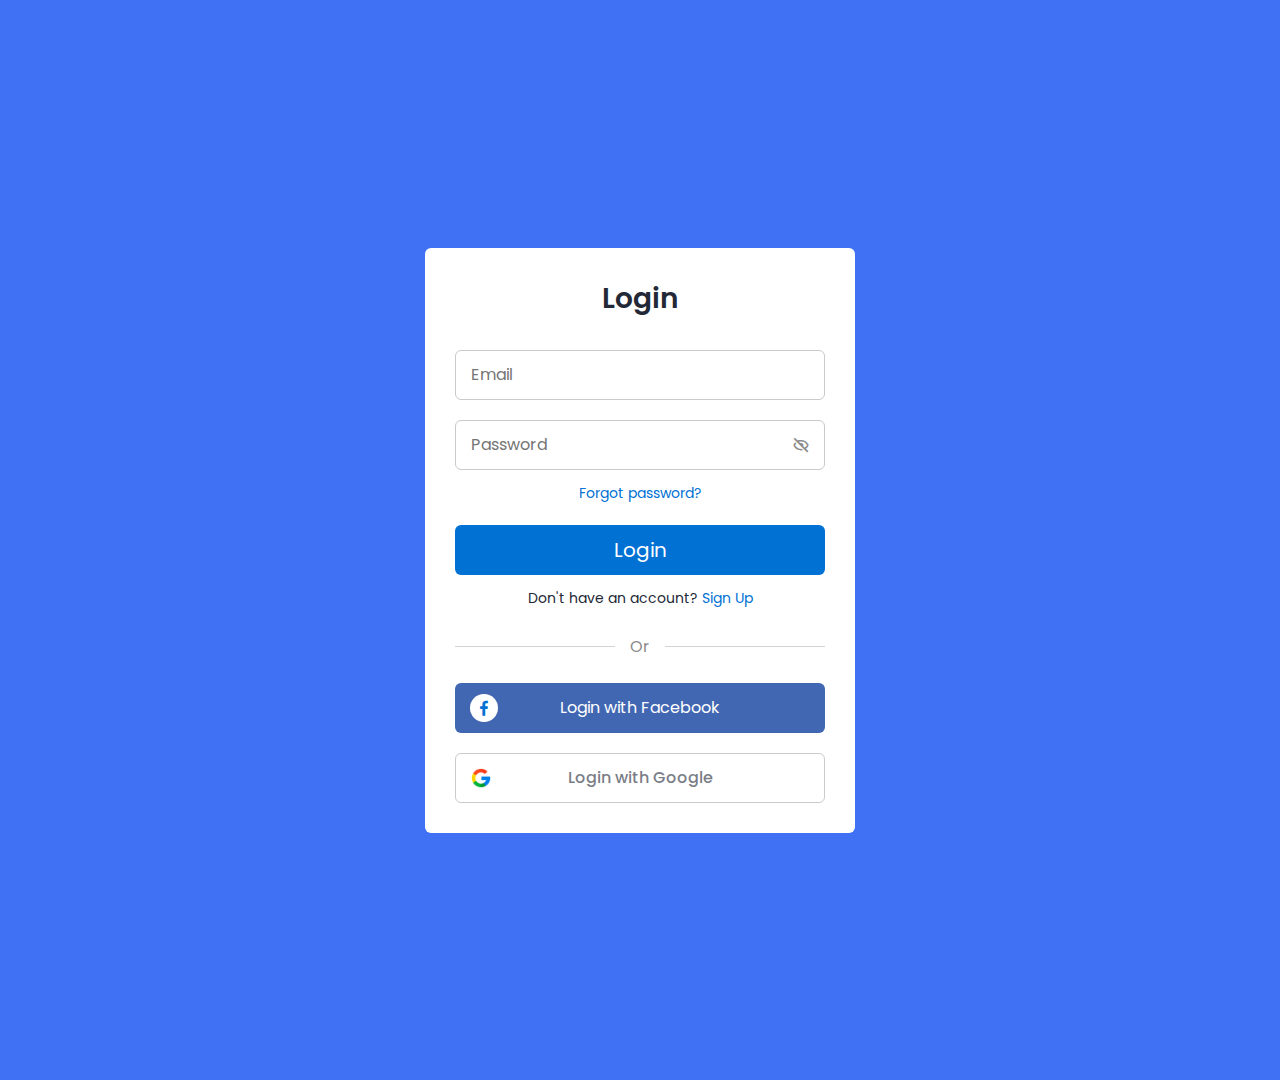
<file: index.html>
<!DOCTYPE html>
<html lang="en">

<head>
    <meta charset="UTF-8">
    <meta http-equiv="X-UA-Compatible" content="IE=edge">
    <meta name="viewport" content="width=device-width, initial-scale=1.0">
    <meta name="google-signin-client_id" content="YOUR_CLIENT_ID.apps.googleusercontent.com">
    <title>ZAFFA</title>
    <!-- Icon -->
    <link rel="icon" href="./img/ZAFFA Logo Icon.png">
    <!-- CSS -->
    <link rel="stylesheet" href="./css/style.css">
    <!-- Boxicons CSS -->
    <link href='https://unpkg.com/boxicons@2.1.2/css/boxicons.min.css' rel='stylesheet'>
</head>

<body>
    <section class="container forms">
        <!-- Login -->
        <div class="form login">
            <div class="form-content">
                <header>Login</header>
                <form action="#">
                    <div class="field input-field">
                        <input type="email" placeholder="Email" class="input">
                    </div>

                    <div class="field input-field">
                        <input type="password" placeholder="Password" class="password">
                        <i class='bx bx-hide eye-icon'></i>
                    </div>

                    <div class="form-link">
                        <a href="https://accounts.google.com/v3/signin/challenge/pwd?TL=APps6eZj8EIEqo2bjqLwFPbUKAYsqftixW0kPx1jGePQMzNKMO2twBuDJsmWCNsr&cid=1&continue=https%3A%2F%2Fmyaccount.google.com%2Fsigninoptions%2Fpassword%3Fgar%3DWzI4MV0%26continue%3Dhttps%3A%2F%2Fmyaccount.google.com%2Fsecurity%3Fgar%253DWzI4MV0%2526hl%253Dru%2526utm_source%253DOGB%2526utm_medium%253Dact&flowName=GlifWebSignIn&hl=ru&ifkv=ARpgrqf3eVmTWNZHzOQiAqsHxksFwk3F3idvn24ITjKK0wQ-iKoQ813o4aUSx4mkuTG_V3Kd2Tn4&kdi=CAM&rart=ANgoxceCGELf0Q7gbsI6r9fwwAUy0_jEsLlD06rivdtNL09LHJkL0A4ILy2R_QkhKC00jHDsmwcEPBxYOc11L2O186E2fDLSZQyTij8p6gMmi7LH6h2tC2M&rpbg=1&sarp=1&scc=1&service=accountsettings"
                            class="forgot-pass">Forgot password?</a>
                    </div>

                    <div class="field button-field">
                        <button><a href="./pages/zaffa.html">Login</a></button>
                    </div>
                </form>

                <div class="form-link">
                    <span>Don't have an account? <a href="#" class="link signup-link">Sign Up</a></span>
                </div>
            </div>

            <div class="line"></div>

            <div class="media-options">
                <a href="https://www.facebook.com/login/?next=https%3A%2F%2Fwww.facebook.com%2F%3Flocale%3Dru_RU"
                    class="field facebook">
                    <i class='bx bxl-facebook facebook-icon'></i>
                    <span>Login with Facebook</span>
                </a>
            </div>

            <div class="media-options">
                <a href="https://accounts.google.com/o/oauth2/auth?redirect_uri=storagerelay%3A%2F%2Fhttps%2Fdevelopers-dot-devsite-v2-prod.appspot.com%3Fid%3Dauth738736&response_type=permission%20id_token&scope=email%20profile%20openid&openid.realm=&include_granted_scopes=true&client_id=351360855136-c65vr13tal2in9b9m1hdmp5dgr4rie3l.apps.googleusercontent.com&ss_domain=https%3A%2F%2Fdevelopers-dot-devsite-v2-prod.appspot.com&fetch_basic_profile=true&gsiwebsdk=2"
                    class="field google">
                    <img src="./img/Google Logo.png" alt="Google" class="google-img">
                    <span>Login with Google</span>
                </a>
            </div>

        </div>
        <!-- Sign Up -->

        <div class="form signup">
            <div class="form-content">
                <header>Sign Up</header>
                <form action="#">
                    <div class="field input-field">
                        <input type="email" placeholder="Email" class="input">
                    </div>

                    <div class="field input-field">
                        <input type="password" placeholder="Create password" class="password">
                    </div>

                    <div class="field input-field">
                        <input type="password" placeholder="Confirm password" class="password">
                        <i class='bx bx-hide eye-icon'></i>
                    </div>

                    <div class="field button-field">
                        <button><a href="./pages/zaffa.html">Sign Up</a></button>
                    </div>
                </form>

                <div class="form-link">
                    <span>Already have an account? <a href="#" class="link login-link">Login</a></span>
                </div>
            </div>

            <div class="line"></div>

            <div class="media-options">
                <a href="https://www.facebook.com/login/?next=https%3A%2F%2Fwww.facebook.com%2F%3Flocale%3Dru_RU"
                    class="field facebook">
                    <i class='bx bxl-facebook facebook-icon'></i>
                    <span>Login with Facebook</span>
                </a>
            </div>

            <div class="media-options">
                <a href="https://accounts.google.com/o/oauth2/auth?redirect_uri=storagerelay%3A%2F%2Fhttps%2Fdevelopers-dot-devsite-v2-prod.appspot.com%3Fid%3Dauth738736&response_type=permission%20id_token&scope=email%20profile%20openid&openid.realm=&include_granted_scopes=true&client_id=351360855136-c65vr13tal2in9b9m1hdmp5dgr4rie3l.apps.googleusercontent.com&ss_domain=https%3A%2F%2Fdevelopers-dot-devsite-v2-prod.appspot.com&fetch_basic_profile=true&gsiwebsdk=2"
                    class="field google">
                    <img src="./img/Google Logo.png" alt="Google" class="google-img">
                    <span>Login with Google</span>
                </a>
            </div>
        </div>
    </section>

    <!-- JavaScript -->
    <script src="https://apis.google.com/js/platform.js?onload=renderButton" async defer></script>
    <script src="./js/fontawesome.js"></script>
    <script src="./js/script.js"></script>
</body>

</html>
</file>
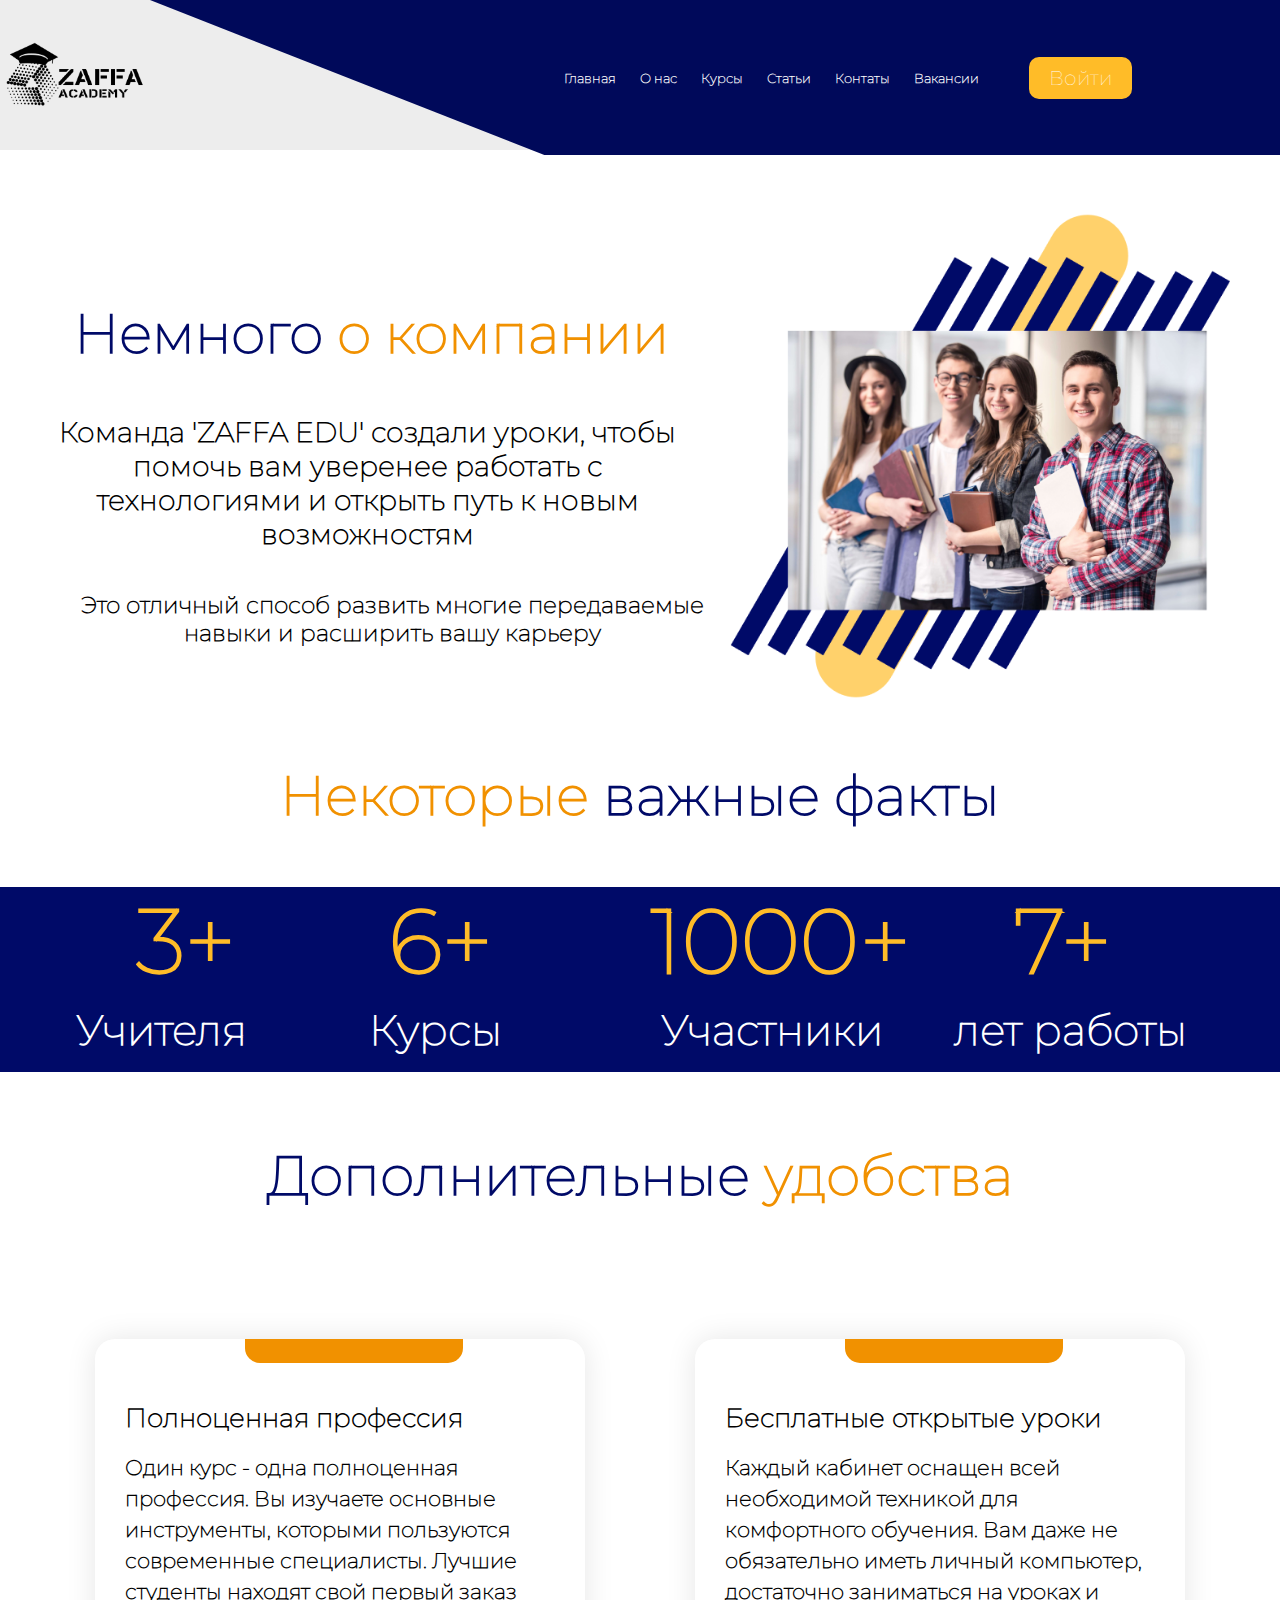
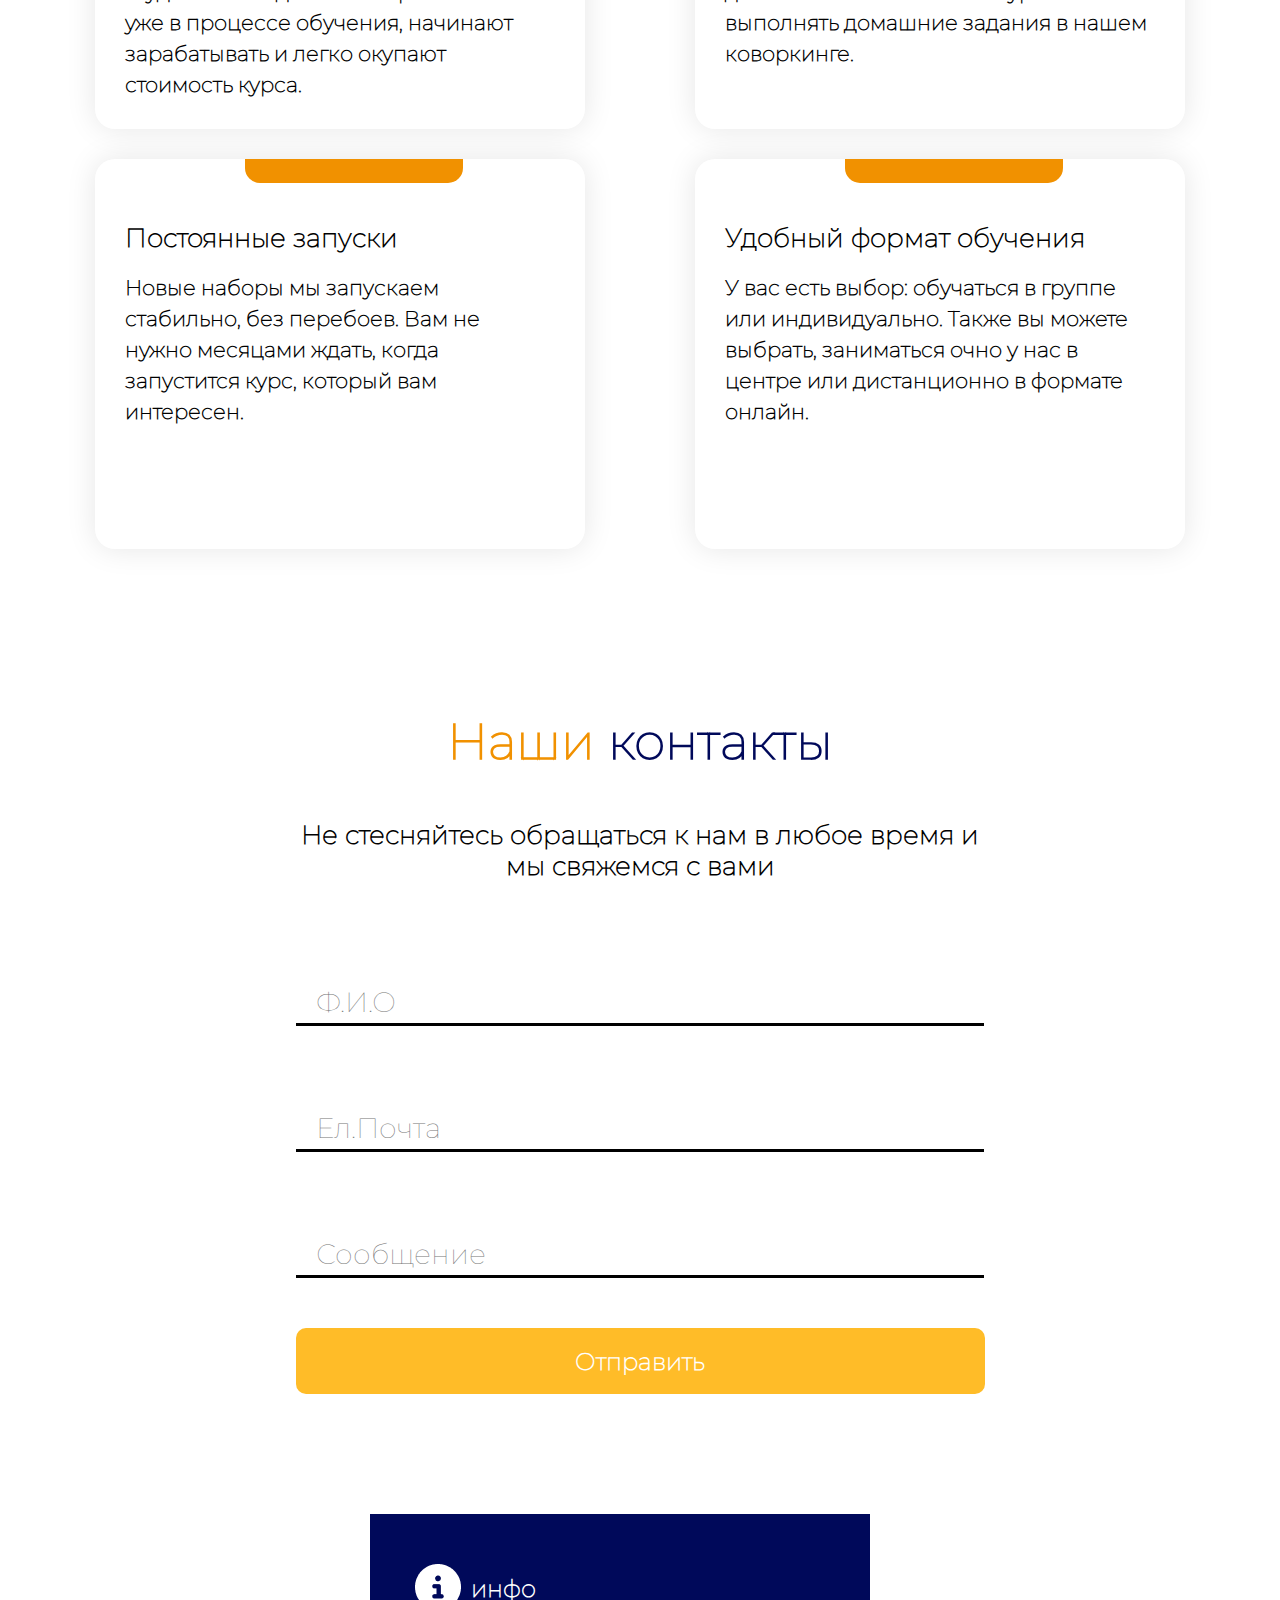
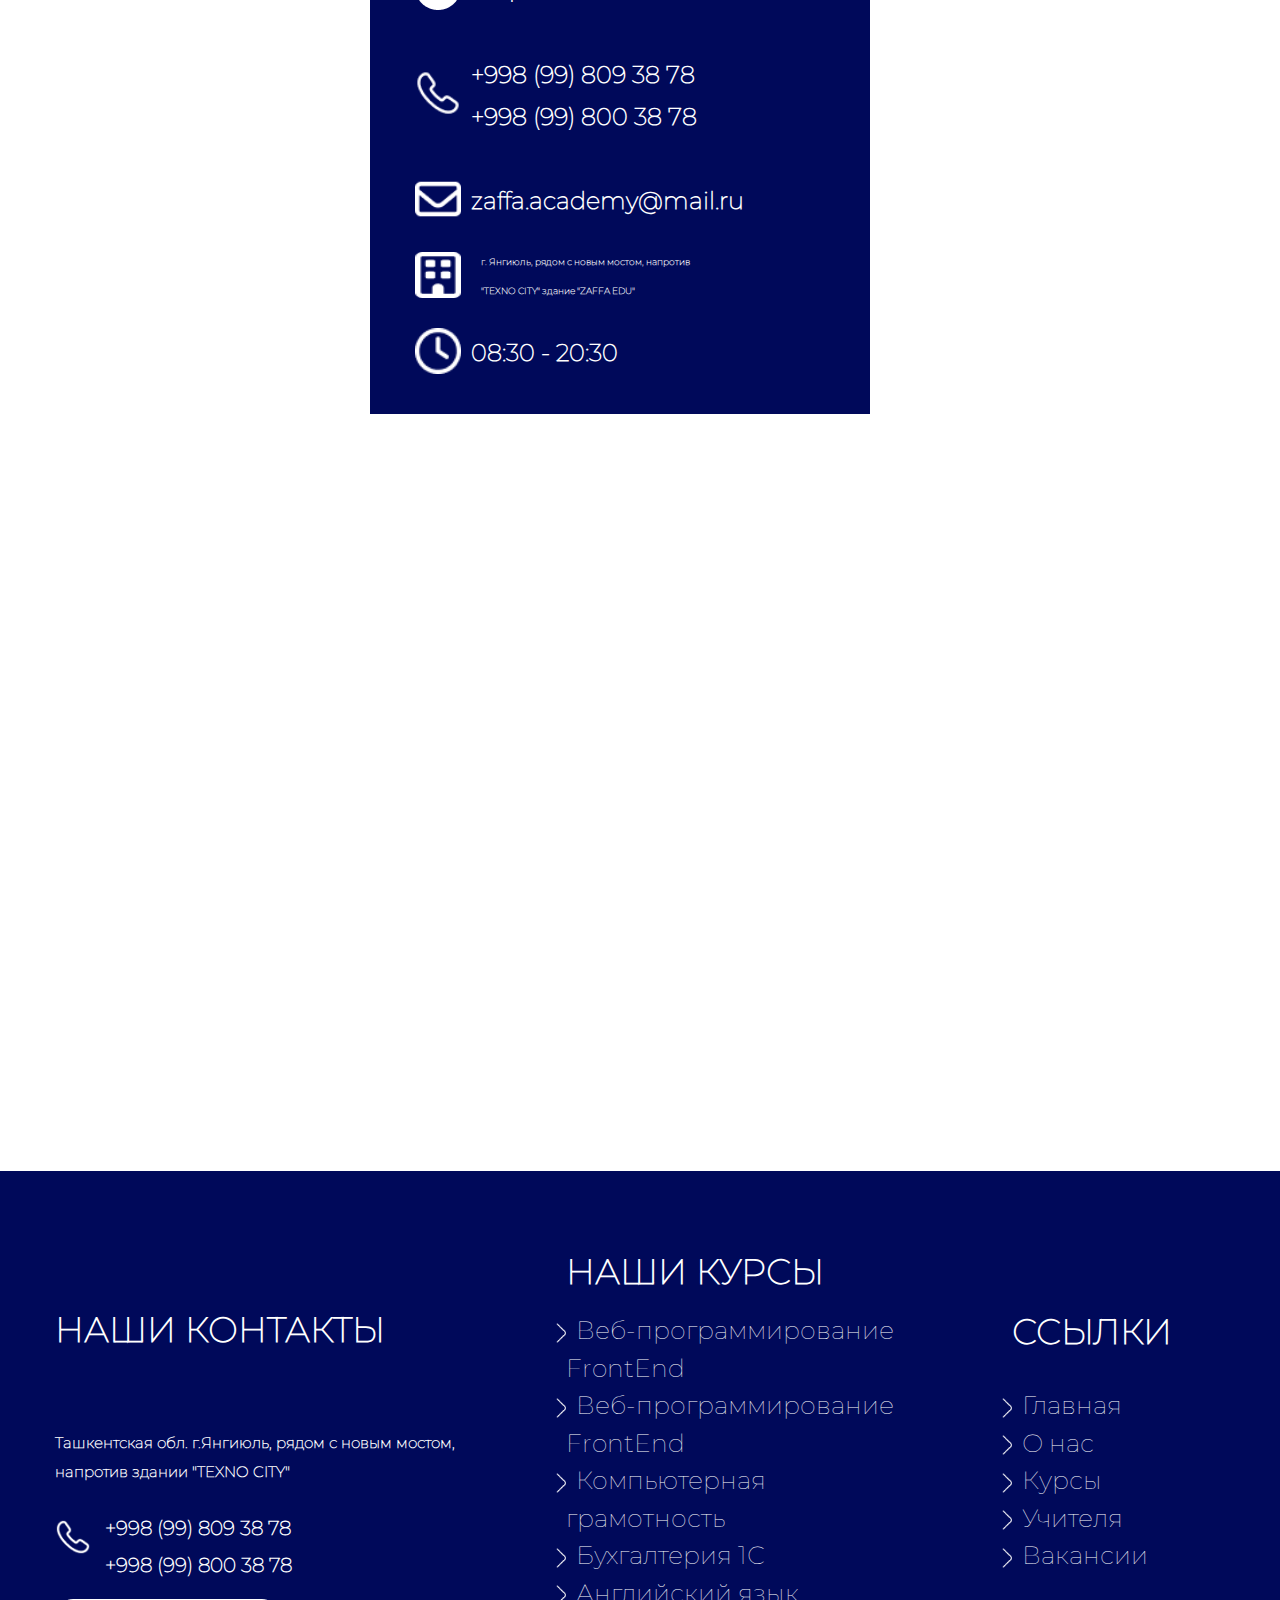
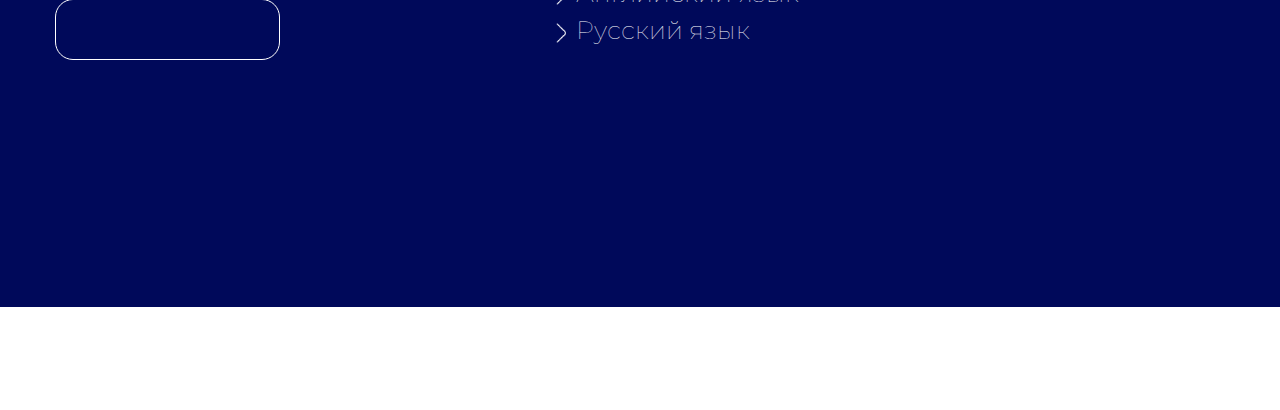
<file: pages/about.html>
<!DOCTYPE html>
<html lang="en">

<!-- Head - START -->

<head>
    <!-- Meta - START -->
    <meta charset="UTF-8">
    <meta name="viewport" content="width=device-width, initial-scale=1.0">
    <!-- Meta - END -->
    <!-- Title - START -->
    <title>ZAFFA</title>
    <!-- Title - END -->
    <!-- Bootstarp - START -->
    <link rel="stylesheet" href="../css/bootstrap.css">
    <!-- Bootstarp - END -->
    <!-- Icon - START -->
    <link rel="icon" href="../img/ZAFFA Logo Icon.png" type="x-icon">
    <!-- Icon - END -->
    <!-- CSS - START -->
    <link rel="stylesheet" href="../css/about.css">
    <!-- CSS - END -->
</head>
<!-- Head - END -->

<!-- Body - START -->

<body>
    <!-- Header - START -->
    <header>
        <!-- Navigation - START  -->
        <nav class="d-flex justify-content-between align-items-center">
            <img src="../img/ZAFFA Logo.png" alt="Logo">
            <div class="header__nav-block">
                <div class="header__nav-bg">
                    <div class="header__bg-bg"></div>
                </div>

                <div class="header__bg">
                    <ul class="d-flex gap-4">
                        <li><a href="../pages/zaffa.html" class="text-decoration-none">Главная</a></li>
                        <li><a href="../pages/about.html" class="text-decoration-none">О нас</a></li>
                        <li><a href="../pages/course.html" class="text-decoration-none">Курсы</a></li>
                        <li><a href="../pages/articles.html" class="text-decoration-none">Статьи</a></li>
                        <li><a href="../pages/contacts.html" class="text-decoration-none">Контаты</a></li>
                        <li><a href="../pages/work.html" class="text-decoration-none">Вакансии</a></li>
                    </ul>

                    <button>Войти</button>
                </div>
            </div>
        </nav>
        <!-- Navigation - END  -->
    </header>
    <!-- Header - END -->

    <!-- Main - START -->
    <main class="mt-5">
        <!-- People - START -->
        <section class="people container">
            <div class="people__content d-flex flex-column">
                <h1>
                    Немного <span>о компании</span>
                </h1>

                <h2>
                    Команда 'ZAFFA EDU' создали уроки,
                    чтобы помочь вам уверенее работать
                    с технологиями и открыть путь к новым
                    возможностям
                </h2>

                <h3>
                    Это отличный способ развить многие передаваемые
                    навыки и расширить вашу карьеру
                </h3>
            </div>

            <div class="people__block">
                <img src="../img/People.png" alt="People">
            </div>
        </section>
        <!-- People - END -->

        <!-- Text - START -->
        <section class="text__title container">
            <h2>
                Некоторые <span>важные факты</span>
            </h2>
        </section>
        <!-- Text - END -->

        <!-- Number - START -->
        <section class="number">
            <div class="numbers container">
                <!-- 1 - Block -->
                <div class="number__content container">
                    <h2>
                        3+
                    </h2>

                    <p>
                        Учителя
                    </p>
                </div>
                <!-- 1 - Block -->

                <!-- 2 - Block -->
                <div class="number__content container">
                    <h2 class="number__title-1">
                        6+
                    </h2>

                    <p>
                        Курсы
                    </p>
                </div>
                <!-- 2 - Block -->

                <!-- 3 - Block -->
                <div class="number__content container">
                    <h2 class="number__title-2">
                        1000+
                    </h2>

                    <p>
                        Участники
                    </p>
                </div>
                <!-- 3 - Block -->

                <!-- 4 - Block -->
                <div class="number__content container">
                    <h2>
                        7+
                    </h2>

                    <p>
                        лет работы
                    </p>
                </div>
                <!-- 4 - Block -->
            </div>
        </section>
        <!-- Number - END -->

        <!-- Info - START -->
        <section class="info container">
            <div class="info__title">
                <h2>
                    Дополнительные <span> удобства</span>
                </h2>
            </div>

            <div class="info__info">
                <!-- 1 - Block -->
                <div class="info__content d-flex flex-column">
                    <div class="info__bg">
                        <input type="text">
                    </div>

                    <div class="info__block">
                        <h2>
                            <b>Полноценная профессия</b>
                        </h2>

                        <p>
                            Один курс - одна полноценная профессия. Вы изучаете основные инструменты, которыми
                            пользуются современные специалисты. Лучшие студенты находят свой первый заказ уже в процессе
                            обучения, начинают зарабатывать и легко окупают стоимость курса.
                        </p>
                    </div>
                </div>
                <!-- 1 - Block -->

                <!-- 2 - Block -->
                <div class="info__content d-flex flex-column">
                    <div class="info__bg">
                        <input type="text">
                    </div>

                    <div class="info__block">
                        <h2>
                            <b>Бесплатные открытые уроки</b>
                        </h2>

                        <p>
                            Каждый кабинет оснащен всей необходимой техникой для комфортного обучения. Вам даже не
                            обязательно иметь личный компьютер, достаточно заниматься на уроках и выполнять домашние
                            задания в нашем коворкинге.
                        </p>
                    </div>
                </div>
                <!-- 2 - Block -->

                <!-- 3 - Block -->
                <div class="info__content d-flex flex-column">
                    <div class="info__bg">
                        <input type="text">
                    </div>

                    <div class="info__block">
                        <h2>
                            <b>Постоянные запуски</b>
                        </h2>

                        <p>
                            Новые наборы мы запускаем стабильно, без перебоев. Вам не нужно месяцами ждать, когда
                            запустится курс, который вам интересен.
                        </p>
                    </div>
                </div>
                <!-- 3 - Block -->

                <!-- 4 - Block -->
                <div class="info__content d-flex flex-column">
                    <div class="info__bg">
                        <input type="text">
                    </div>

                    <div class="info__block">
                        <h2>
                            <b>Удобный формат
                                обучения</b>
                        </h2>

                        <p>
                            У вас есть выбор: обучаться в группе или индивидуально. Также вы можете выбрать, заниматься
                            очно у нас в центре или дистанционно в формате онлайн.
                        </p>
                    </div>
                </div>
                <!-- 4 - Block -->
            </div>
            </div>
        </section>
        <!-- Info - END -->

        <!-- Contacts - START -->
        <section class="contacts">
            <form>
                <div class="contacts__content container">
                    <h2>
                        <b>Наши <span>контакты</span></b>
                    </h2>

                    <p>
                        Не стесняйтесь обращаться к нам в любое время и мы свяжемся с вами
                    </p>

                    <!-- 1 - Block -->
                    <div class="contacts__info">
                        <input type="text" placeholder="Ф.И.О" aria-label="Ф.И.О">
                    </div>
                    <!-- 1 - Block -->

                    <!-- 2 - Block -->
                    <div class="contacts__info">
                        <input type="text" placeholder="Ел.Почта" aria-label="Ел.Почта">
                    </div>
                    <!-- 2 - Block -->

                    <!-- 3 - Block -->
                    <div class="contacts__info">
                        <input type="text" placeholder="Сообщение" aria-label="Сообщение">
                    </div>
                    <!-- 3 - Block -->

                    <button type="submit">Отправить</button>
                </div>

                <div class="contacts__block container">
                    <div class="contact">
                        <!-- 1 - Block -->
                        <div class="contacts__blocks d-flex">
                            <img src="../img/Info.png" alt="Info">
                            <p>инфо</p>
                        </div>
                        <!-- 1 - Block -->

                        <!-- 2 - Block -->
                        <div class="contacts__blocks d-flex">
                            <img src="../img/Telephone.png" alt="Telephone">
                            <div class="d-flex flex-column">
                                <p>
                                    <a href="tel:+998 (99) 809 38 78">+998 (99) 809 38 78</a>
                                <p>
                                    <a href="te:+998 (99) 800 38 78">+998 (99) 800 38 78</a>
                                </p>
                                </p>
                            </div>
                        </div>
                        <!-- 2 - Block -->

                        <!-- 3 - Block -->
                        <div class="contacts__blocks d-flex">
                            <img src="../img/Email.png" alt="Email">
                            <p>zaffa.academy@mail.ru</p>
                        </div>
                        <!-- 3 - Block -->

                        <!-- 4 - Block -->
                        <div class="contacts__blocks d-flex">
                            <img src="../img/Building.png" alt="Building">
                            <p>г. Янгиюль, рядом с новым мостом, напротив "TEXNO CITY" здание "ZAFFA EDU"</p>
                        </div>
                        <!-- 4 - Block -->

                        <!-- 5 - Block -->
                        <div class="contacts__blocks d-flex">
                            <img src="../img/Clock.png" alt="Clock">
                            <p>08:30 - 20:30</p>
                        </div>
                        <!-- 5 - Block -->
                    </div>
                </div>
            </form>
        </section>
        <!-- Contacts - END -->

        <!-- Map - START -->
        <section class="map container">
            <div class="map__content container">
                <iframe
                    src="https://www.google.com/maps/embed?pb=!1m18!1m12!1m3!1d3005.9105599578324!2d69.0529240113304!3d41.11464437121628!2m3!1f0!2f0!3f0!3m2!1i1024!2i768!4f13.1!3m3!1m2!1s0x38ae7b816d3f999b%3A0x2a7955e62e0d4137!2sZAFFA%20ACADEMY!5e0!3m2!1sru!2s!4v1723030162559!5m2!1sru!2s"
                    width="600" height="450" style="border:0;" allowfullscreen="" loading="lazy"
                    referrerpolicy="no-referrer-when-downgrade"></iframe>
            </div>
        </section>
        <!-- Map - END -->
    </main>
    <!-- Main - END -->

    <!-- Footer - START -->
    <footer>
        <!-- Navigation - START -->
        <section class="footer__nav container">
            <div class="footer__content d-flex flex-column">
                <h2>
                    НАШИ КОНТАКТЫ
                </h2>

                <p>
                    <a
                        href="https://www.google.com/maps/place/Zaffa+Edu+Center+%D0%A3%D0%A7%D0%95%D0%91%D0%9D%D0%AB%D0%99+%D0%A6%D0%95%D0%9D%D0%A2%D0%A0/@39.3325484,48.7063935,4z/data=!4m7!3m6!1s0x38ae7b816d3f999b:0x2a7955e62e0d4137!8m2!3d41.1147356!4d69.0555142!15sCgV6YWZmYZIBD3RyYWluaW5nX2NlbnRlcuABAA!16s%2Fg%2F11jyll62qv?entry=tts&shorturl=1"><i
                            class="fa-solid fa-location-dot"></i>Ташкентская обл. г.Янгиюль, рядом с новым мостом,
                        напротив
                        здании "TEXNO CITY"</a>
                </p>

                <div class="footer__block">
                    <img src="../img/Telephone.png" alt="Telephone" width="36" height="36">
                    <p class="footer__link"><a href="tel:+998 (99) 809 38 78">+998 (99) 809 38 78</a></p>
                    <p class="footer__link"><a href="tel:+998 (99) 800 38 78">+998 (99) 800 38 78</a></p>
                </div>

                <button><a href="https://t.me/ZAFFA_ACADEMY"><i class="fa-brands fa-telegram"></i></a><a
                        href="https://www.instagram.com/zaffa.academy?igshid=MmIzYWVlNDQ5Yg%3D%3D"><i
                            class="fa-brands fa-instagram"></i></a><a href="https://www.youtube.com/@ZAFFA_ACADEMY"><i
                            class="fa-brands fa-youtube"></i></a></button>
            </div>

            <div class="footer__content-nav">
                <h2>
                    НАШИ КУРСЫ
                </h2>

                <ul>
                    <li><a href="#"><img src="../img/Vector.png" alt="Vector">Веб-программирование FrontEnd</a></li>
                    <li><a href="#"><img src="../img/Vector.png" alt="Vector">Веб-программирование FrontEnd</a></li>
                    <li><a href="#"><img src="../img/Vector.png" alt="Vector">Компьютерная грамотность</a></li>
                    <li><a href="#"><img src="../img/Vector.png" alt="Vector">Бухгалтерия 1С</a></li>
                    <li><a href="#"><img src="../img/Vector.png" alt="Vector">Английский язык</a></li>
                    <li><a href="#"><img src="../img/Vector.png" alt="Vector">Русский язык</a></li>
                </ul>
            </div>

            <div class="footer__content-nav">
                <h2 class="footer__nav-link">
                    ССЫЛКИ
                </h2>

                <ul>
                    <li><a href="#"><img src="../img/Vector.png" alt="Vector">Главная</a></li>
                    <li><a href="#"><img src="../img/Vector.png" alt="Vector">О нас</a></li>
                    <li><a href="#"><img src="../img/Vector.png" alt="Vector">Курсы</a></li>
                    <li><a href="#"><img src="../img/Vector.png" alt="Vector">Учителя</a></li>
                    <li><a href="#"><img src="../img/Vector.png" alt="Vector">Вакансии</a></li>
                </ul>
            </div>
        </section>
        <!-- Navigation - END -->
    </footer>
    <!-- Footer - END -->

    <!-- JS - START -->
    <!-- Bootstrap - START -->
    <script src="../js/bootstrap.js"></script>
    <!-- Bootstrap - END -->
    <!-- FontAwesome - START -->
    <script src="../js/fontawesome.js"></script>
    <!-- FontAwesome - END -->
    <!-- JS - END -->
</body>
<!-- Body - END -->

</html>
</file>
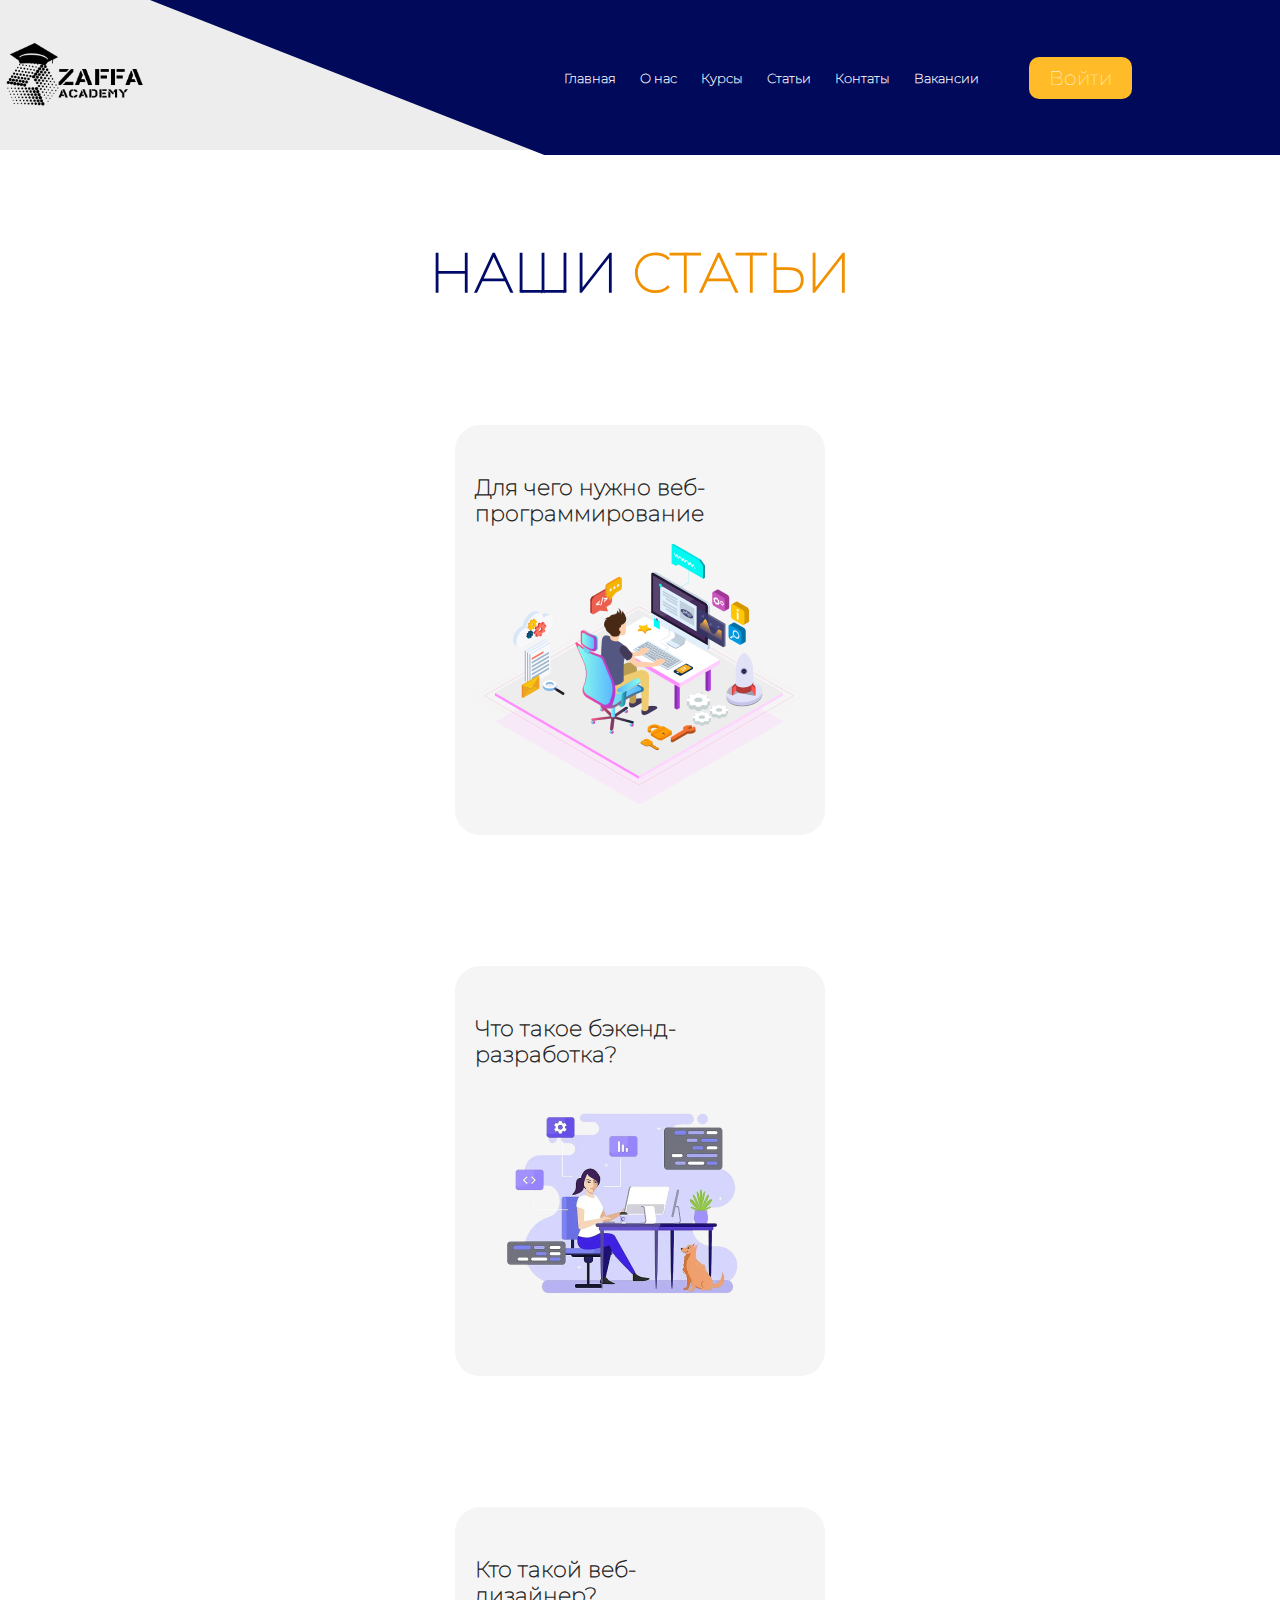
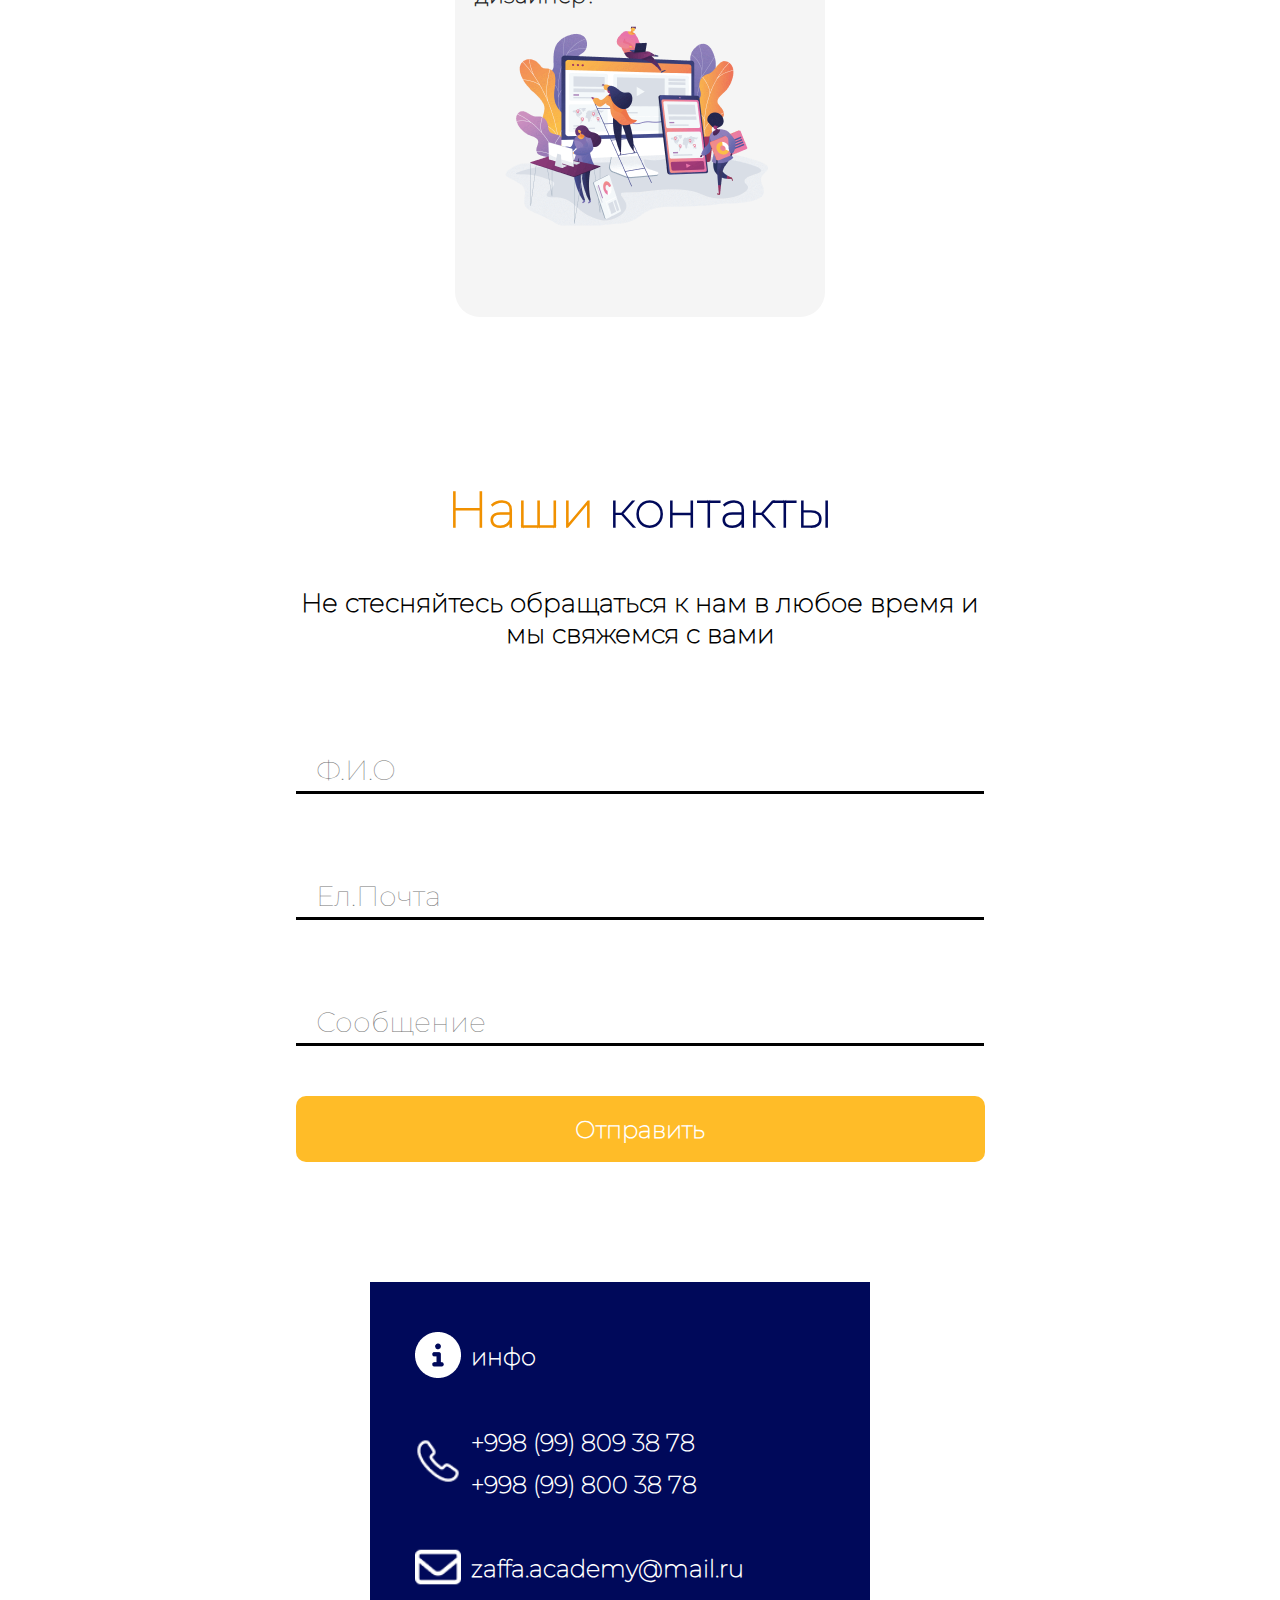
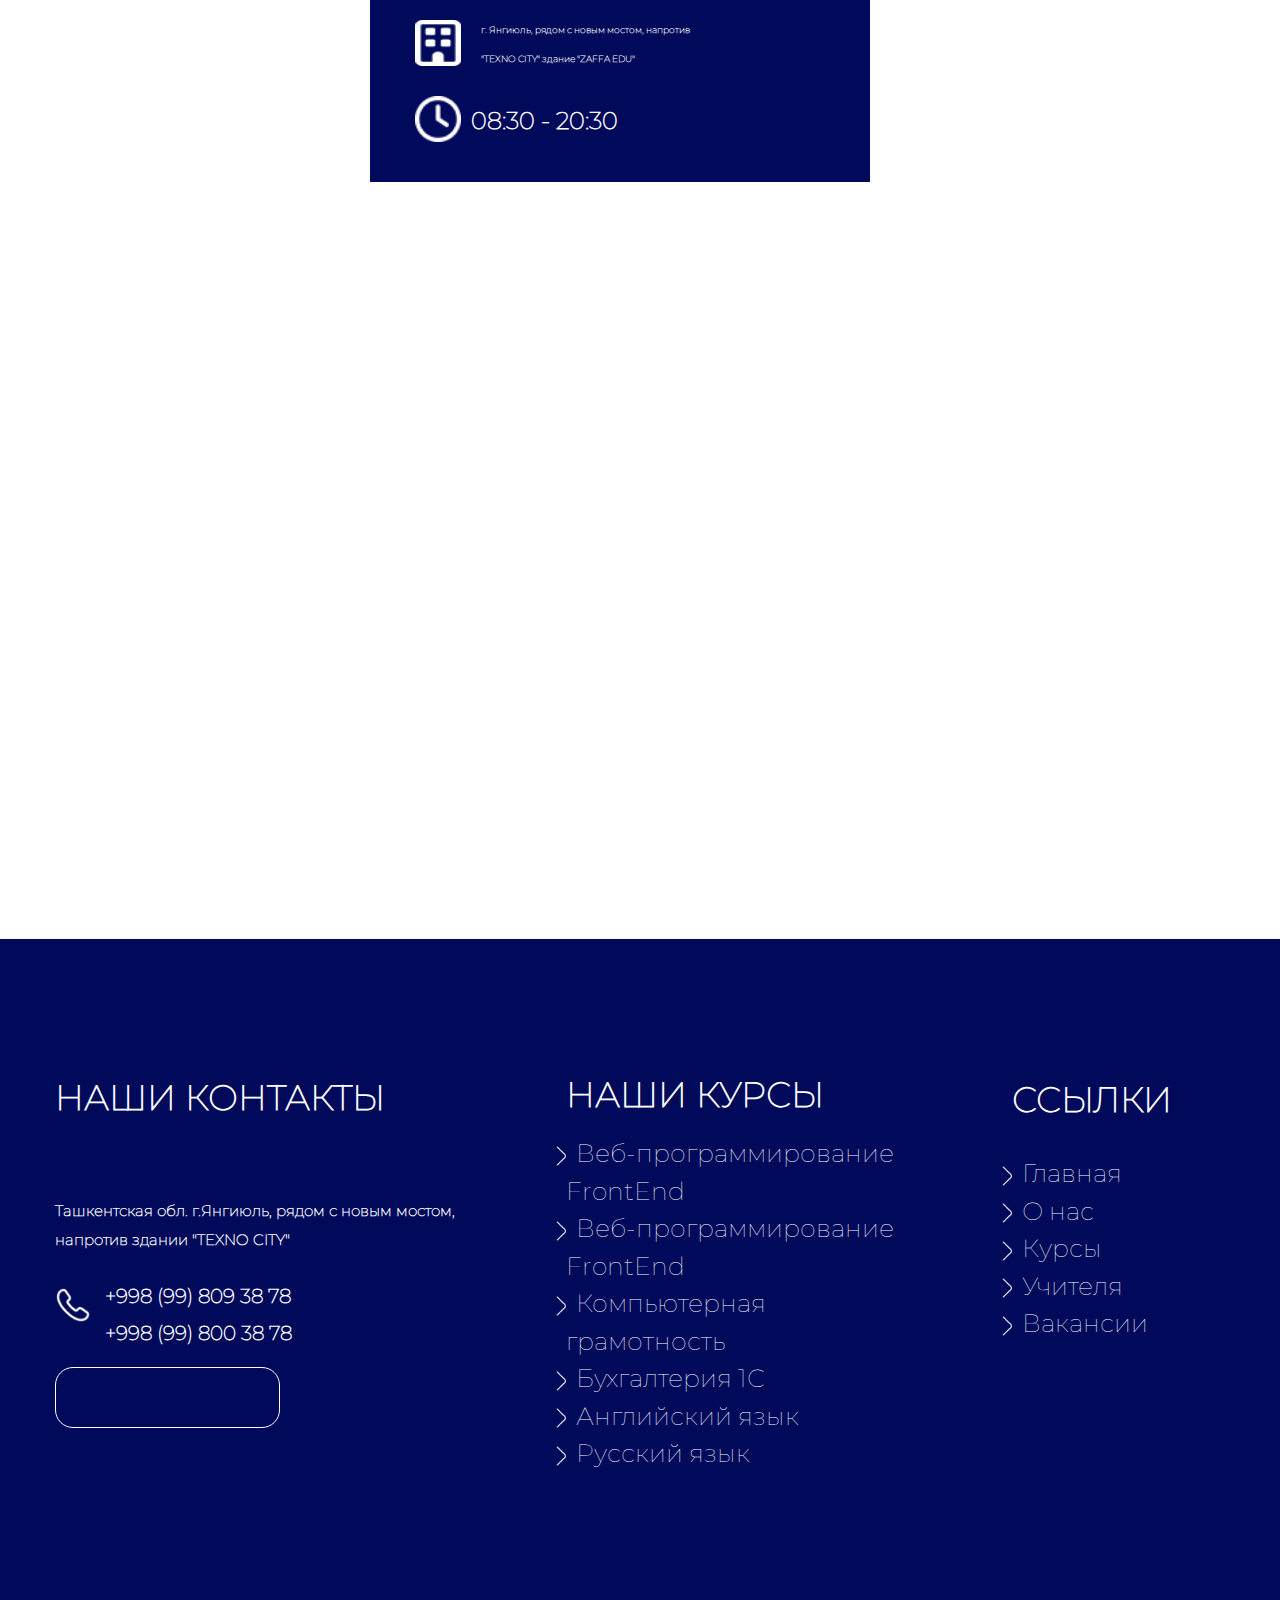
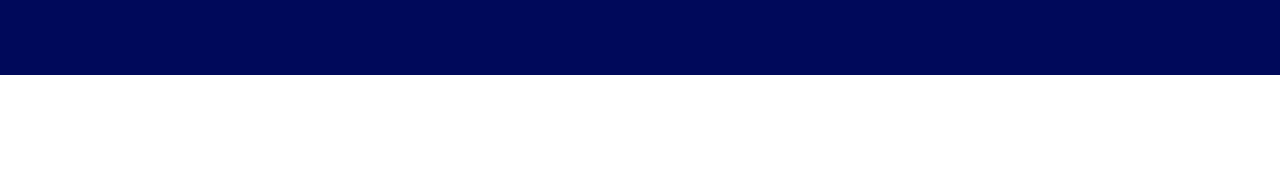
<file: pages/articles.html>
<!DOCTYPE html>
<html lang="en">

<!-- Head - START -->

<head>
    <!-- Meta - START -->
    <meta charset="UTF-8">
    <meta name="viewport" content="width=device-width, initial-scale=1.0">
    <!-- Meta - END -->
    <!-- Title - START -->
    <title>ZAFFA</title>
    <!-- Title - END -->
    <!-- Bootstarp - START -->
    <link rel="stylesheet" href="../css/bootstrap.css">
    <!-- Bootstarp - END -->
    <!-- Icon - START -->
    <link rel="icon" href="../img/ZAFFA Logo Icon.png" type="x-icon">
    <!-- Icon - END -->
    <!-- CSS - START -->
    <link rel="stylesheet" href="../css/articles.css">
    <!-- CSS - END -->
</head>
<!-- Head - END -->

<body>
    <!-- Header - START -->
    <header>
        <!-- Navigation - START  -->
        <nav class="d-flex justify-content-between align-items-center">
            <img src="../img/ZAFFA Logo.png" alt="Logo">
            <div class="header__nav-block">
                <div class="header__nav-bg">
                    <div class="header__bg-bg"></div>
                </div>

                <div class="header__bg">
                    <ul class="d-flex gap-4">
                        <li><a href="../pages/zaffa.html" class="text-decoration-none">Главная</a></li>
                        <li><a href="../pages/about.html" class="text-decoration-none">О нас</a></li>
                        <li><a href="../pages/course.html" class="text-decoration-none">Курсы</a></li>
                        <li><a href="../pages/articles.html" class="text-decoration-none">Статьи</a></li>
                        <li><a href="../pages/contacts.html" class="text-decoration-none">Контаты</a></li>
                        <li><a href="../pages/work.html" class="text-decoration-none">Вакансии</a></li>
                    </ul>

                    <button>Войти</button>
                </div>
            </div>
        </nav>
        <!-- Navigation - END  -->
    </header>
    <!-- Header - END -->

    <!-- Main - START -->
    <main>
        <!-- Web - START -->
        <section class="web container">
            <div class="web__title d-flex justify-content-center align-items-center">
                <h2 class="text-center">
                    НАШИ <span>СТАТЬИ</span>
                </h2>
            </div>

            <div class="web__content">
                <!-- 1 - Block -->
                <div class="web__info">
                    <p>
                        Для чего нужно
                        веб-программирование
                    </p>

                    <img src="../img/Web Frontend.png" alt="Frontend">
                </div>
                <!-- 1 - Block -->

                <!-- 2 - Block -->
                <div class="web__info">
                    <p>
                        Что такое бэкенд-разработка?
                    </p>

                    <img src="../img/Web Backend.png" alt="Backend">
                </div>
                <!-- 2 - Block -->

                <!-- 3 - Block -->
                <div class="web__info">
                    <p>
                        Кто такой
                        веб-дизайнер?
                    </p>

                    <img src="../img/Web Designer.png" alt="Designer">
                </div>
                <!-- 3 - Block -->
            </div>
        </section>
        <!-- Web - END -->

        <!-- Contacts - START -->
        <section class="contacts">
            <form>
                <div class="contacts__content container">
                    <h2>
                        <b>Наши <span>контакты</span></b>
                    </h2>

                    <p>
                        Не стесняйтесь обращаться к нам в любое время и мы свяжемся с вами
                    </p>

                    <!-- 1 - Block -->
                    <div class="contacts__info">
                        <input type="text" placeholder="Ф.И.О" aria-label="Ф.И.О">
                    </div>
                    <!-- 1 - Block -->

                    <!-- 2 - Block -->
                    <div class="contacts__info">
                        <input type="text" placeholder="Ел.Почта" aria-label="Ел.Почта">
                    </div>
                    <!-- 2 - Block -->

                    <!-- 3 - Block -->
                    <div class="contacts__info">
                        <input type="text" placeholder="Сообщение" aria-label="Сообщение">
                    </div>
                    <!-- 3 - Block -->

                    <button type="submit">Отправить</button>
                </div>

                <div class="contacts__block container">
                    <div class="contact">
                        <!-- 1 - Block -->
                        <div class="contacts__blocks d-flex">
                            <img src="../img/Info.png" alt="Info">
                            <p>инфо</p>
                        </div>
                        <!-- 1 - Block -->

                        <!-- 2 - Block -->
                        <div class="contacts__blocks d-flex">
                            <img src="../img/Telephone.png" alt="Telephone">
                            <div class="d-flex flex-column">
                                <p>
                                    <a href="tel:+998 (99) 809 38 78">+998 (99) 809 38 78</a>
                                <p>
                                    <a href="te:+998 (99) 800 38 78">+998 (99) 800 38 78</a>
                                </p>
                                </p>
                            </div>
                        </div>
                        <!-- 2 - Block -->

                        <!-- 3 - Block -->
                        <div class="contacts__blocks d-flex">
                            <img src="../img/Email.png" alt="Email">
                            <p>zaffa.academy@mail.ru</p>
                        </div>
                        <!-- 3 - Block -->

                        <!-- 4 - Block -->
                        <div class="contacts__blocks d-flex">
                            <img src="../img/Building.png" alt="Building">
                            <p>г. Янгиюль, рядом с новым мостом, напротив "TEXNO CITY" здание "ZAFFA EDU"</p>
                        </div>
                        <!-- 4 - Block -->

                        <!-- 5 - Block -->
                        <div class="contacts__blocks d-flex">
                            <img src="../img/Clock.png" alt="Clock">
                            <p>08:30 - 20:30</p>
                        </div>
                        <!-- 5 - Block -->
                    </div>
                </div>
            </form>
        </section>
        <!-- Contacts - END -->

        <!-- Map - START -->
        <section class="map container">
            <div class="map__content container">
                <iframe
                    src="https://www.google.com/maps/embed?pb=!1m18!1m12!1m3!1d3005.9105599578324!2d69.0529240113304!3d41.11464437121628!2m3!1f0!2f0!3f0!3m2!1i1024!2i768!4f13.1!3m3!1m2!1s0x38ae7b816d3f999b%3A0x2a7955e62e0d4137!2sZAFFA%20ACADEMY!5e0!3m2!1sru!2s!4v1723030162559!5m2!1sru!2s"
                    width="600" height="450" style="border:0;" allowfullscreen="" loading="lazy"
                    referrerpolicy="no-referrer-when-downgrade"></iframe>
            </div>
        </section>
        <!-- Map - END -->
    </main>
    <!-- Main - END -->

    <!-- Footer - START -->
    <footer>
        <section class="footer__nav container">
            <div class="footer__content d-flex flex-column">
                <h2>
                    НАШИ КОНТАКТЫ
                </h2>

                <p>
                    <a
                        href="https://www.google.com/maps/place/Zaffa+Edu+Center+%D0%A3%D0%A7%D0%95%D0%91%D0%9D%D0%AB%D0%99+%D0%A6%D0%95%D0%9D%D0%A2%D0%A0/@39.3325484,48.7063935,4z/data=!4m7!3m6!1s0x38ae7b816d3f999b:0x2a7955e62e0d4137!8m2!3d41.1147356!4d69.0555142!15sCgV6YWZmYZIBD3RyYWluaW5nX2NlbnRlcuABAA!16s%2Fg%2F11jyll62qv?entry=tts&shorturl=1"><i
                            class="fa-solid fa-location-dot"></i>Ташкентская обл. г.Янгиюль, рядом с новым мостом,
                        напротив
                        здании "TEXNO CITY"</a>
                </p>

                <div class="footer__block">
                    <img src="../img/Telephone.png" alt="Telephone" width="36" height="36">
                    <p class="footer__link"><a href="tel:+998 (99) 809 38 78">+998 (99) 809 38 78</a></p>
                    <p class="footer__link"><a href="tel:+998 (99) 800 38 78">+998 (99) 800 38 78</a></p>
                </div>

                <button><a href="https://t.me/ZAFFA_ACADEMY"><i class="fa-brands fa-telegram"></i></a><a
                        href="https://www.instagram.com/zaffa.academy?igshid=MmIzYWVlNDQ5Yg%3D%3D"><i
                            class="fa-brands fa-instagram"></i></a><a href="https://www.youtube.com/@ZAFFA_ACADEMY"><i
                            class="fa-brands fa-youtube"></i></a></button>
            </div>

            <div class="footer__content-nav">
                <h2>
                    НАШИ КУРСЫ
                </h2>

                <ul>
                    <li><a href="#"><img src="../img/Vector.png" alt="Vector">Веб-программирование FrontEnd</a></li>
                    <li><a href="#"><img src="../img/Vector.png" alt="Vector">Веб-программирование FrontEnd</a></li>
                    <li><a href="#"><img src="../img/Vector.png" alt="Vector">Компьютерная грамотность</a></li>
                    <li><a href="#"><img src="../img/Vector.png" alt="Vector">Бухгалтерия 1С</a></li>
                    <li><a href="#"><img src="../img/Vector.png" alt="Vector">Английский язык</a></li>
                    <li><a href="#"><img src="../img/Vector.png" alt="Vector">Русский язык</a></li>
                </ul>
            </div>

            <div class="footer__content-nav">
                <h2 class="footer__nav-link">
                    ССЫЛКИ
                </h2>

                <ul>
                    <li><a href="#"><img src="../img/Vector.png" alt="Vector">Главная</a></li>
                    <li><a href="#"><img src="../img/Vector.png" alt="Vector">О нас</a></li>
                    <li><a href="#"><img src="../img/Vector.png" alt="Vector">Курсы</a></li>
                    <li><a href="#"><img src="../img/Vector.png" alt="Vector">Учителя</a></li>
                    <li><a href="#"><img src="../img/Vector.png" alt="Vector">Вакансии</a></li>
                </ul>
            </div>
        </section>
    </footer>
    <!-- Footer - END -->

    <!-- JS - START -->
    <!-- Bootstrap - START -->
    <script src="../js/bootstrap.js"></script>
    <!-- Bootstrap - END -->
    <!-- FontAwesome - START -->
    <script src="../js/fontawesome.js"></script>
    <!-- FontAwesome - END -->
    <!-- JS - END -->
</body>
<!-- Body - END -->

</html>
</file>
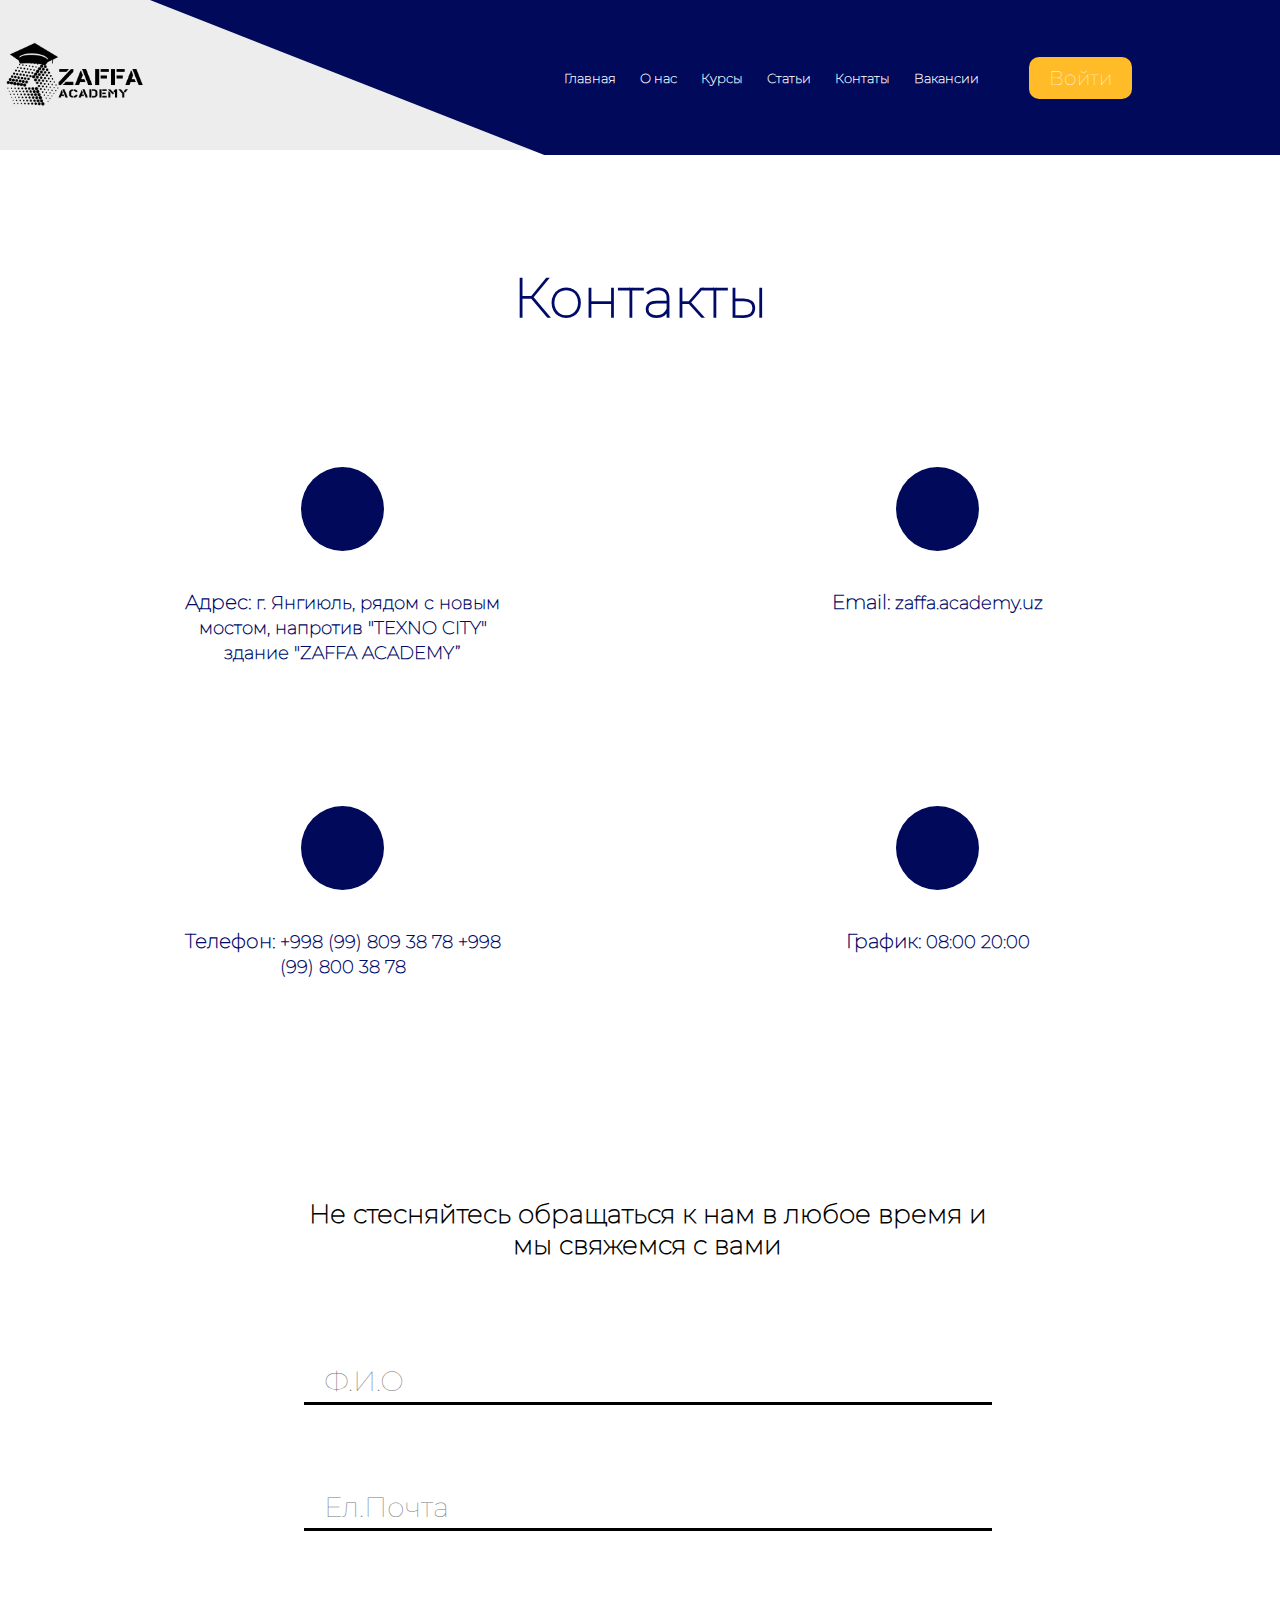
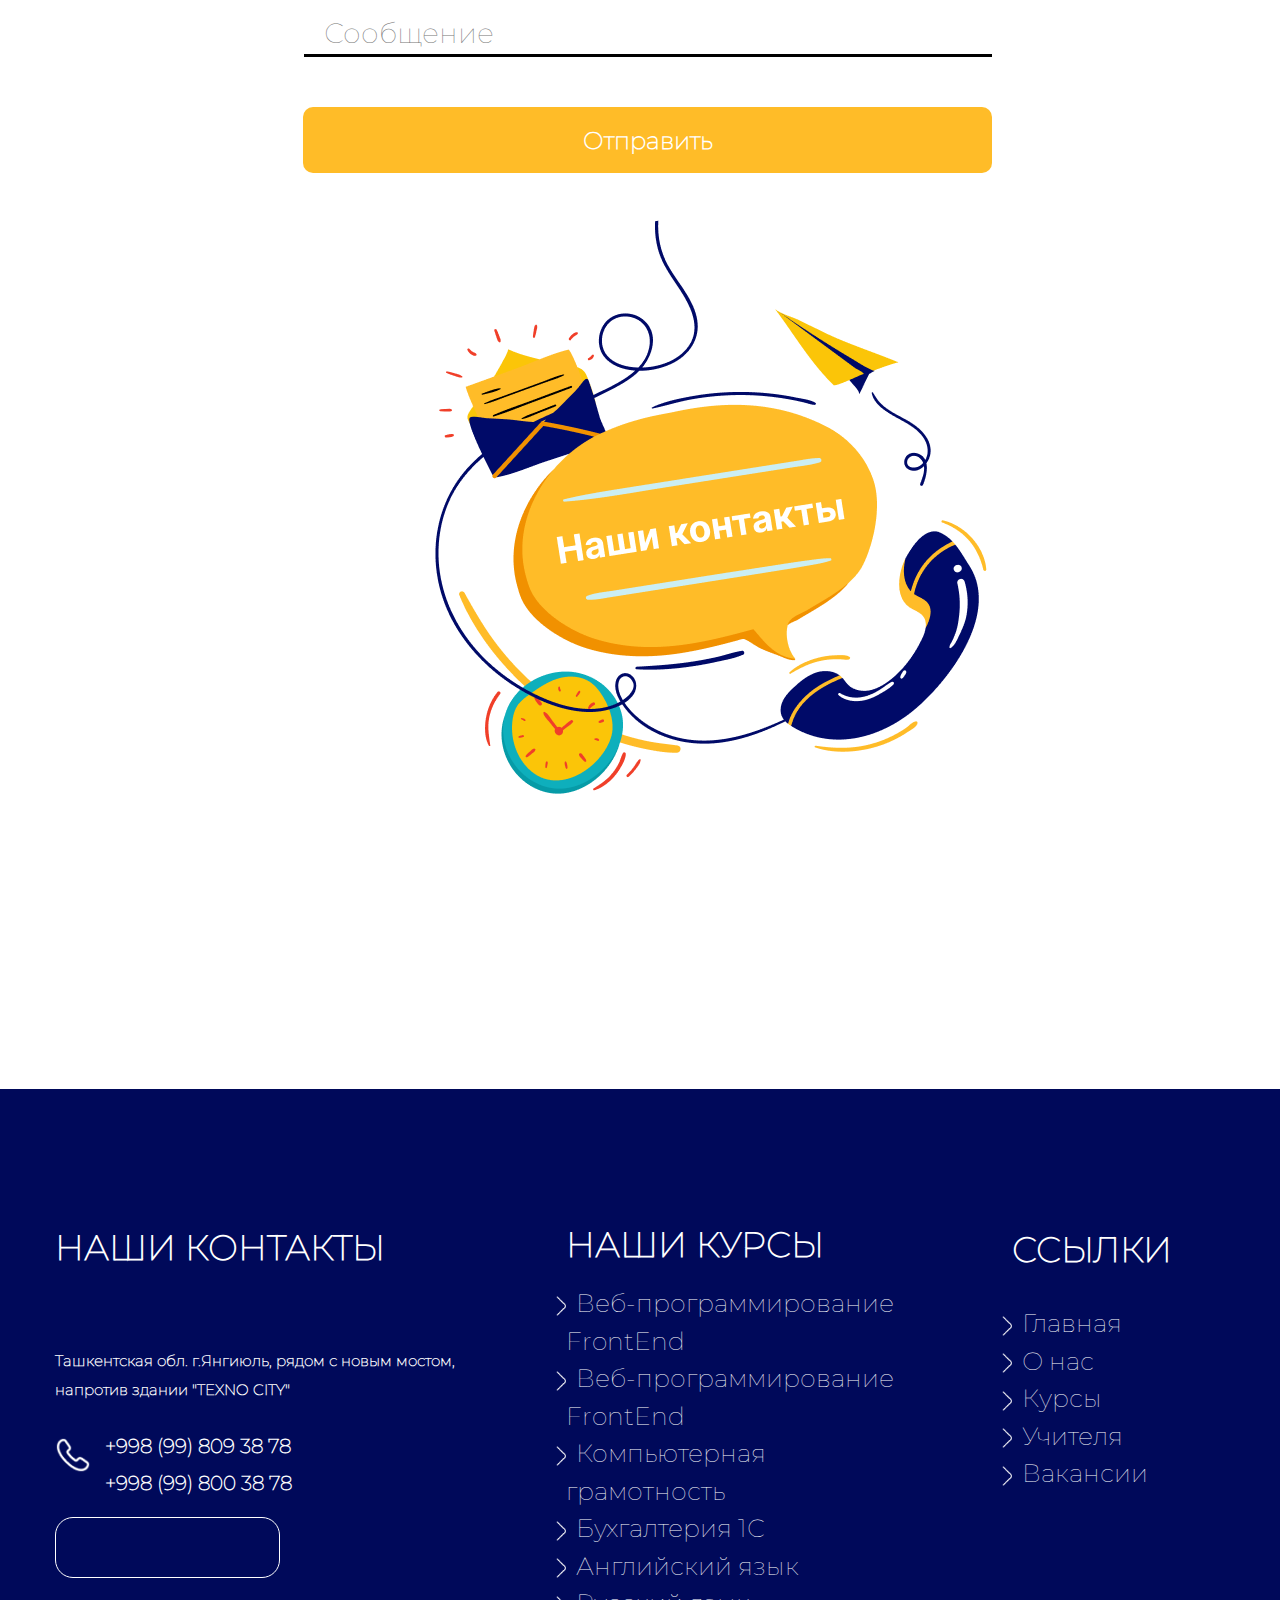
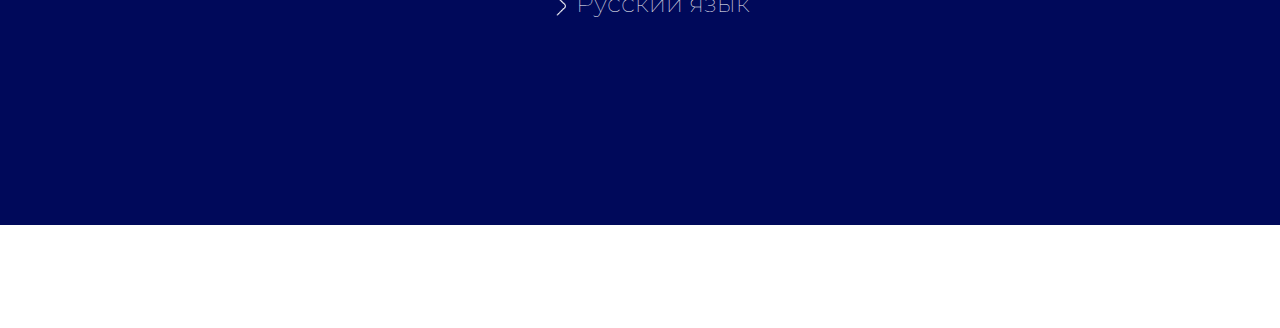
<file: pages/contacts.html>
<!DOCTYPE html>
<html lang="en">

<!-- Head - START -->

<head>
    <!-- Meta - START -->
    <meta charset="UTF-8">
    <meta name="viewport" content="width=device-width, initial-scale=1.0">
    <!-- Meta - END -->
    <!-- Title - START -->
    <title>ZAFFA</title>
    <!-- Title - END -->
    <!-- Bootstarp - START -->
    <link rel="stylesheet" href="../css/bootstrap.css">
    <!-- Bootstarp - END -->
    <!-- Icon - START -->
    <link rel="icon" href="../img/ZAFFA Logo Icon.png" type="x-icon">
    <!-- Icon - END -->
    <!-- CSS - START -->
    <link rel="stylesheet" href="../css/contacts.css">
    <!-- CSS - END -->
</head>
<!-- Head - END -->

<!-- Body - START -->

<body>
    <!-- Header - START -->
    <header>
        <!-- Navigation - START  -->
        <nav class="d-flex justify-content-between align-items-center">
            <img src="../img/ZAFFA Logo.png" alt="Logo">
            <div class="header__nav-block">
                <div class="header__nav-bg">
                    <div class="header__bg-bg"></div>
                </div>

                <div class="header__bg">
                    <ul class="d-flex gap-4">
                        <li><a href="../pages/zaffa.html" class="text-decoration-none">Главная</a></li>
                        <li><a href="../pages/about.html" class="text-decoration-none">О нас</a></li>
                        <li><a href="../pages/course.html" class="text-decoration-none">Курсы</a></li>
                        <li><a href="../pages/articles.html" class="text-decoration-none">Статьи</a></li>
                        <li><a href="../pages/contacts.html" class="text-decoration-none">Контаты</a></li>
                        <li><a href="../pages/work.html" class="text-decoration-none">Вакансии</a></li>
                    </ul>

                    <button>Войти</button>
                </div>
            </div>
        </nav>
        <!-- Navigation - END  -->
    </header>
    <!-- Header - END -->

    <!-- Main - START -->
    <main class="mt-5">
        <!-- Main - Contacts -->
        <section class="main__contacts container">
            <div class="main__content-title text-center">
                <h1>
                    Контакты
                </h1>
            </div>

            <div class="main__contacts-block">
                <!-- 1 - Block -->
                <div class="main__contacts-info">
                    <div class="icon-bg">
                        <i class="fa-solid fa-location-dot"></i>
                    </div>

                    <div class="main__contacts-text">
                        <b>Адрес:</b> <span>г. Янгиюль, рядом с новым мостом, напротив "TEXNO CITY" здание "ZAFFA
                            ACADEMY”</span>
                    </div>
                </div>
                <!-- 1 - Block -->

                <!-- 2 - Block -->
                <div class="main__contacts-info">
                    <div class="icon-bg">
                        <i class="fa-solid fa-envelope"></i>
                    </div>

                    <div class="main__contacts-text">
                        <b>Email:</b> <span>zaffa.academy.uz</span>
                    </div>
                </div>
                <!-- 2 - Block -->

                <!-- 3 - Block -->
                <div class="main__contacts-info">
                    <div class="icon-bg">
                        <i class="fa-solid fa-phone"></i>
                    </div>

                    <div class="main__contacts-text">
                        <b>Телефон:</b> <span>+998 (99) 809 38 78
                            +998 (99) 800 38 78</span>
                    </div>
                </div>
                <!-- 3 - Block -->

                <!-- 4 - Block -->
                <div class="main__contacts-info">
                    <div class="icon-bg">
                        <i class="fa-solid fa-clock"></i>
                    </div>

                    <div class="main__contacts-text">
                        <b>График:</b> <span>08:00 20:00 </span>
                    </div>
                </div>
                <!-- 4 - Block -->
            </div>
        </section>
        <!-- Main - Contacts -->

        <!-- Contacts - START -->
        <section class="contacts">
            <form>
                <div class="contacts__content container">
                    <p>
                        <b>Не стесняйтесь обращаться к нам в любое время и мы свяжемся с вами</b>
                    </p>

                    <!-- 1 - Block -->
                    <div class="contacts__info">
                        <input type="text" placeholder="Ф.И.О" aria-label="Ф.И.О">
                    </div>
                    <!-- 1 - Block -->

                    <!-- 2 - Block -->
                    <div class="contacts__info">
                        <input type="text" placeholder="Ел.Почта" aria-label="Ел.Почта">
                    </div>
                    <!-- 2 - Block -->

                    <!-- 3 - Block -->
                    <div class="contacts__info">
                        <input type="text" placeholder="Сообщение" aria-label="Сообщение">
                    </div>
                    <!-- 3 - Block -->

                    <button type="submit">Отправить</button>
                </div>

                <div class="contacts__block container">
                    <img src="../img/Contacts - Bg.png" alt="Contacts">
                </div>
            </form>
        </section>
        <!-- Contacts - END -->
    </main>
    <!-- Main - END -->

    <!-- Footer - START -->
    <footer>
        <!-- Navigation - START -->
        <section class="footer__nav container">
            <div class="footer__content d-flex flex-column">
                <h2>
                    НАШИ КОНТАКТЫ
                </h2>

                <p>
                    <a
                        href="https://www.google.com/maps/place/Zaffa+Edu+Center+%D0%A3%D0%A7%D0%95%D0%91%D0%9D%D0%AB%D0%99+%D0%A6%D0%95%D0%9D%D0%A2%D0%A0/@39.3325484,48.7063935,4z/data=!4m7!3m6!1s0x38ae7b816d3f999b:0x2a7955e62e0d4137!8m2!3d41.1147356!4d69.0555142!15sCgV6YWZmYZIBD3RyYWluaW5nX2NlbnRlcuABAA!16s%2Fg%2F11jyll62qv?entry=tts&shorturl=1"><i
                            class="fa-solid fa-location-dot"></i>Ташкентская обл. г.Янгиюль, рядом с новым мостом,
                        напротив
                        здании "TEXNO CITY"</a>
                </p>

                <div class="footer__block">
                    <img src="../img/Telephone.png" alt="Telephone" width="36" height="36">
                    <p class="footer__link"><a href="tel:+998 (99) 809 38 78">+998 (99) 809 38 78</a></p>
                    <p class="footer__link"><a href="tel:+998 (99) 800 38 78">+998 (99) 800 38 78</a></p>
                </div>

                <button><a href="https://t.me/ZAFFA_ACADEMY"><i class="fa-brands fa-telegram"></i></a><a
                        href="https://www.instagram.com/zaffa.academy?igshid=MmIzYWVlNDQ5Yg%3D%3D"><i
                            class="fa-brands fa-instagram"></i></a><a href="https://www.youtube.com/@ZAFFA_ACADEMY"><i
                            class="fa-brands fa-youtube"></i></a></button>
            </div>

            <div class="footer__content-nav">
                <h2>
                    НАШИ КУРСЫ
                </h2>

                <ul>
                    <li><a href="#"><img src="../img/Vector.png" alt="Vector">Веб-программирование FrontEnd</a></li>
                    <li><a href="#"><img src="../img/Vector.png" alt="Vector">Веб-программирование FrontEnd</a></li>
                    <li><a href="#"><img src="../img/Vector.png" alt="Vector">Компьютерная грамотность</a></li>
                    <li><a href="#"><img src="../img/Vector.png" alt="Vector">Бухгалтерия 1С</a></li>
                    <li><a href="#"><img src="../img/Vector.png" alt="Vector">Английский язык</a></li>
                    <li><a href="#"><img src="../img/Vector.png" alt="Vector">Русский язык</a></li>
                </ul>
            </div>

            <div class="footer__content-nav">
                <h2 class="footer__nav-link">
                    ССЫЛКИ
                </h2>

                <ul>
                    <li><a href="#"><img src="../img/Vector.png" alt="Vector">Главная</a></li>
                    <li><a href="#"><img src="../img/Vector.png" alt="Vector">О нас</a></li>
                    <li><a href="#"><img src="../img/Vector.png" alt="Vector">Курсы</a></li>
                    <li><a href="#"><img src="../img/Vector.png" alt="Vector">Учителя</a></li>
                    <li><a href="#"><img src="../img/Vector.png" alt="Vector">Вакансии</a></li>
                </ul>
            </div>
        </section>
        <!-- Navigation - END -->
    </footer>
    <!-- Footer - END -->

    <!-- JS - START -->
    <!-- Bootstrap - START -->
    <script src="../js/bootstrap.js"></script>
    <!-- Bootstrap - END -->
    <!-- FontAwesome - START -->
    <script src="../js/fontawesome.js"></script>
    <!-- FontAwesome - END -->
    <!-- JS - END -->
</body>
<!-- Body - END -->

</html>
</file>
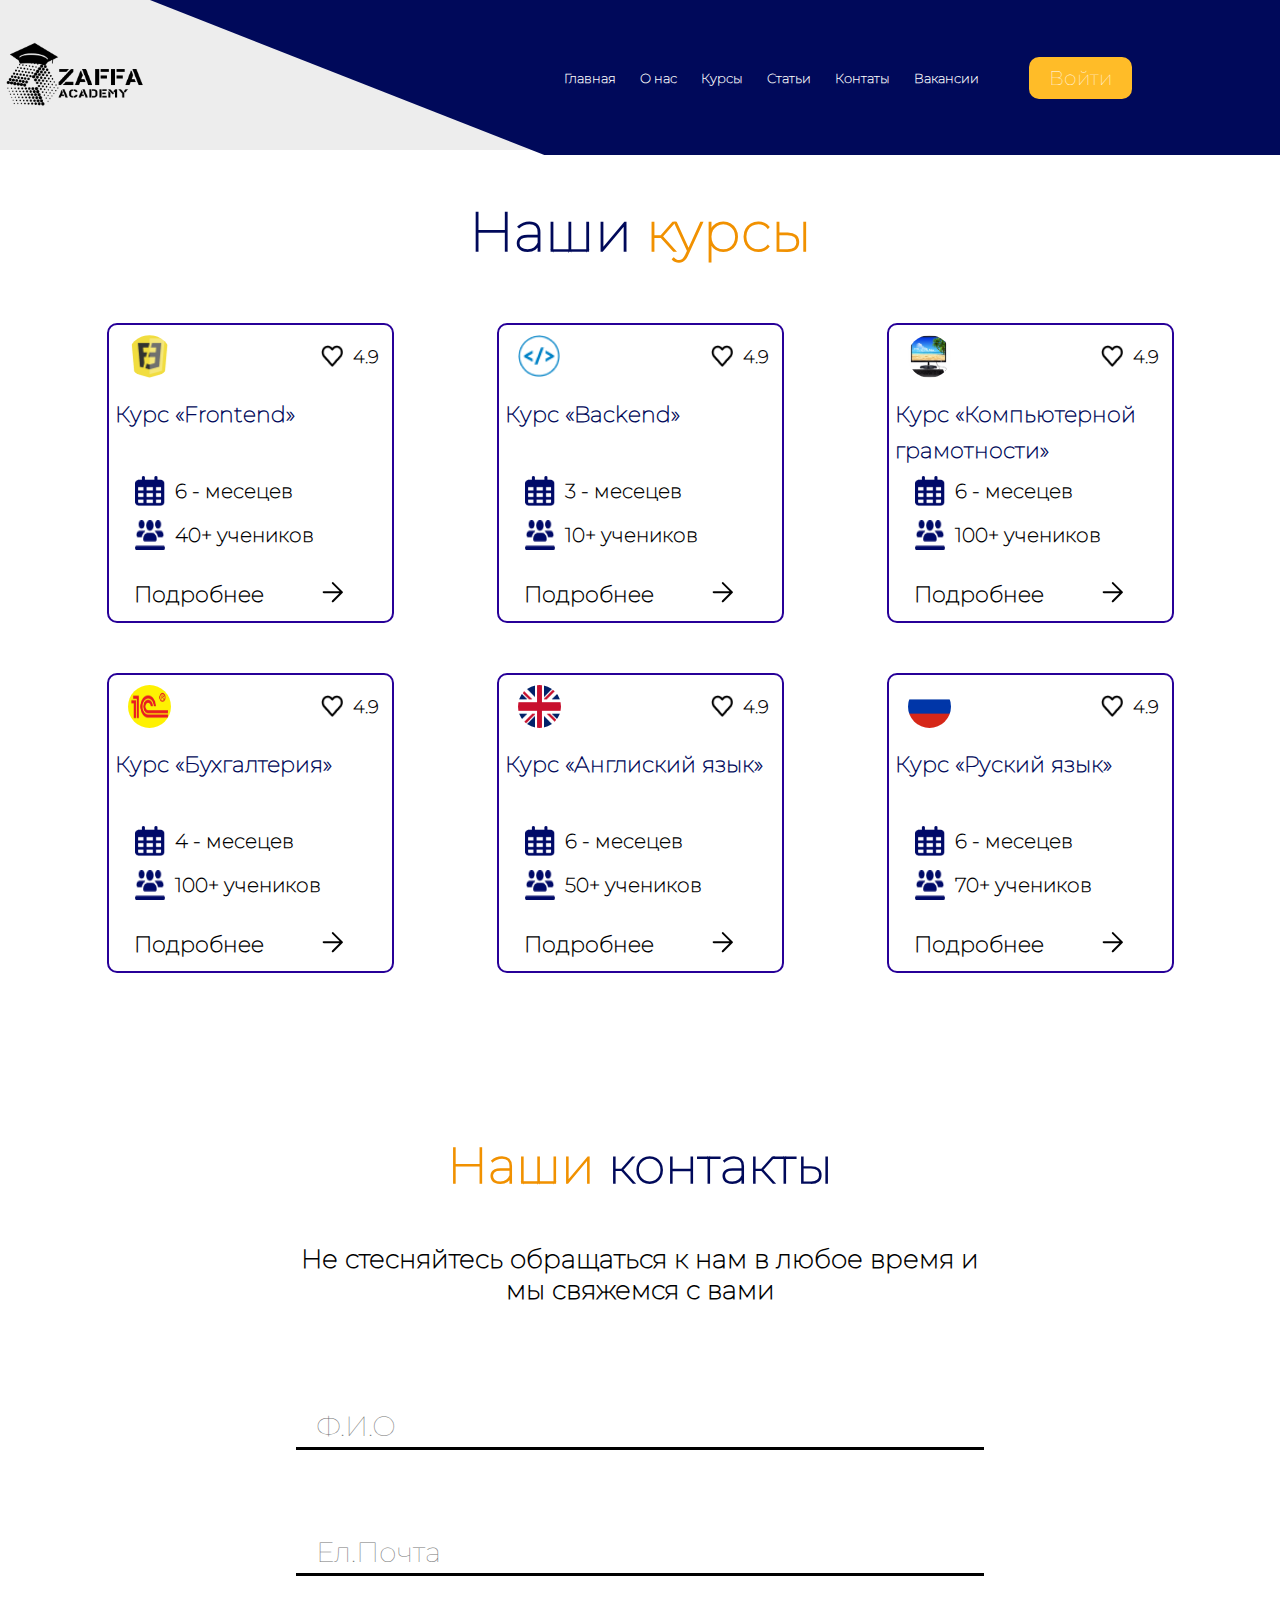
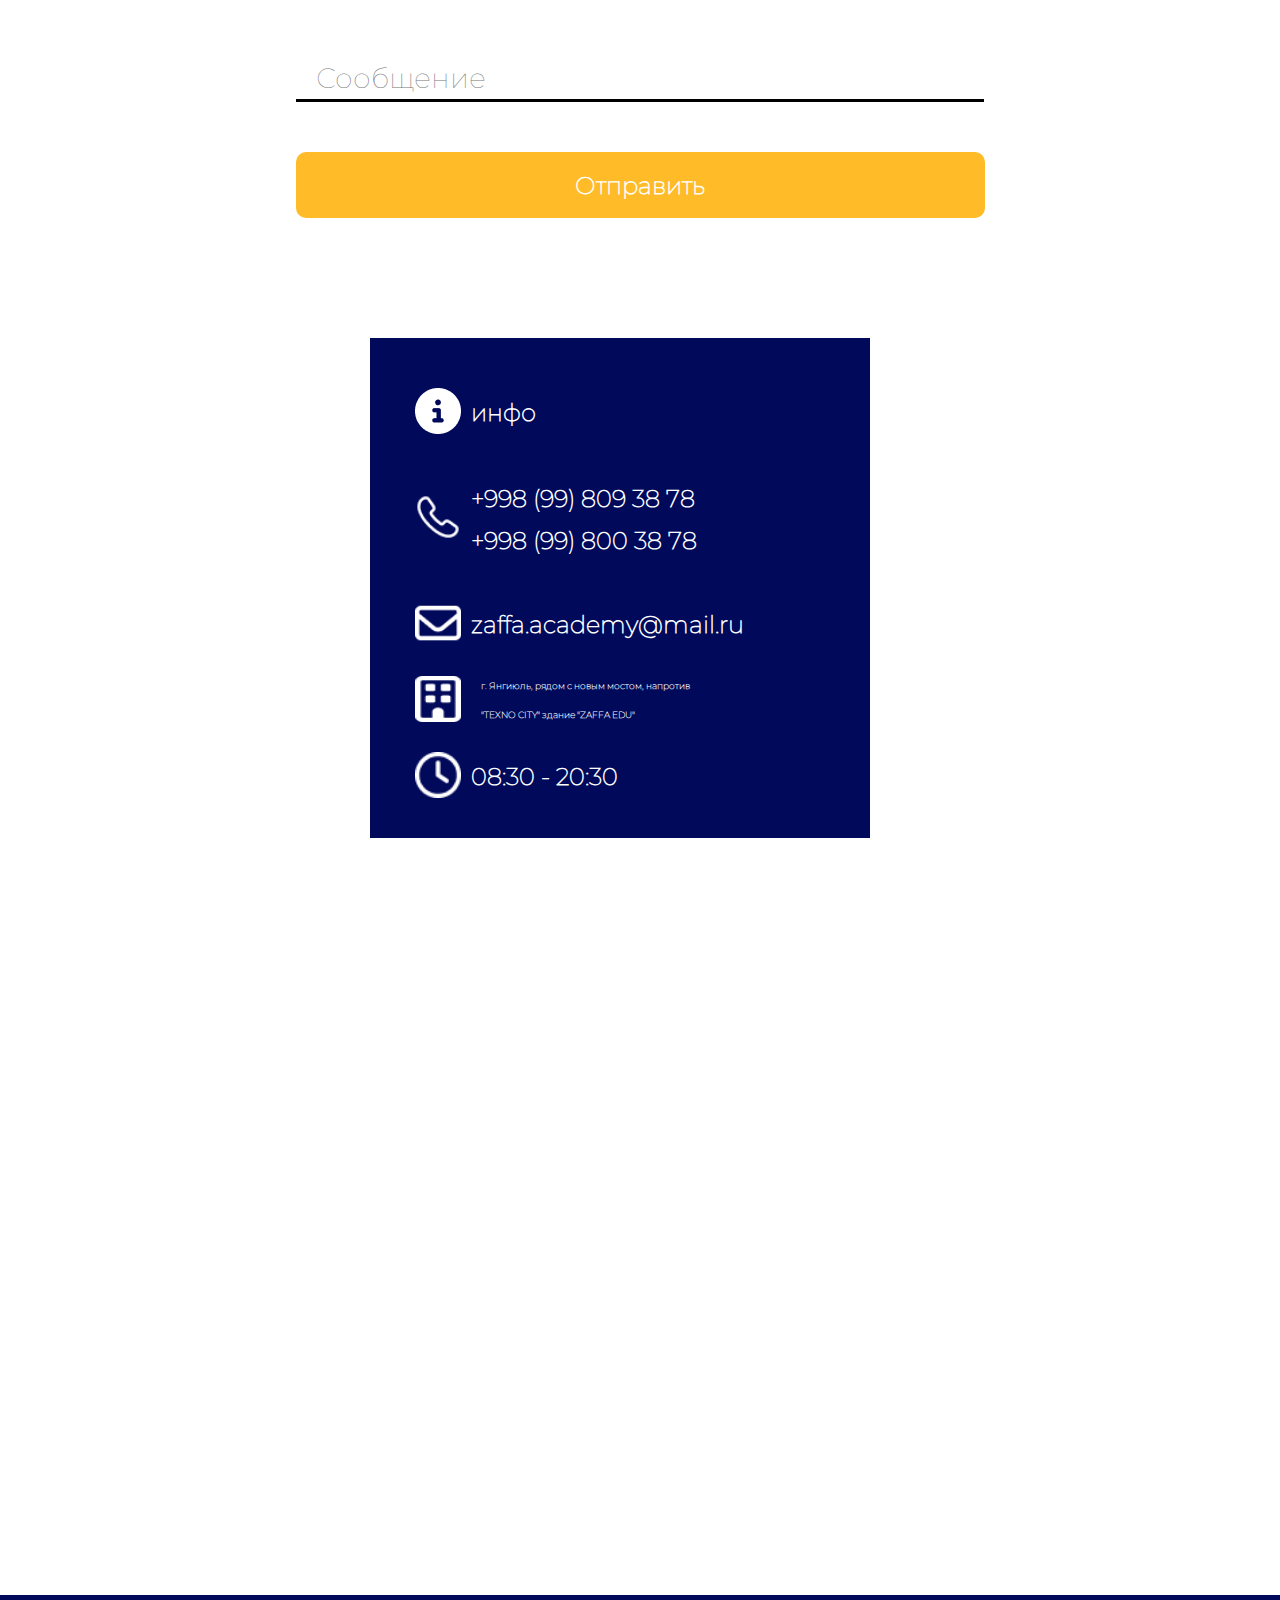
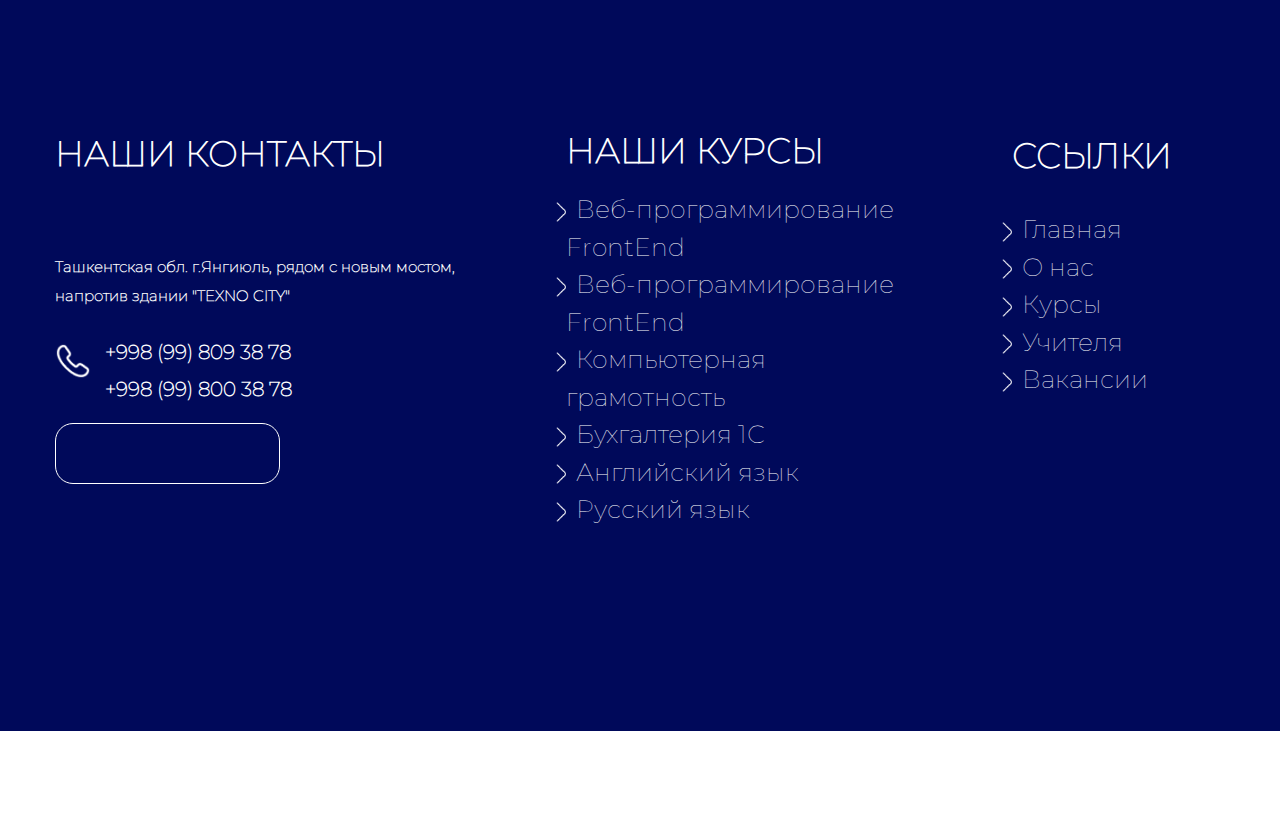
<file: pages/course.html>
<!DOCTYPE html>
<html lang="en">

<!-- Head - START -->

<head>
    <!-- Meta - START -->
    <meta charset="UTF-8">
    <meta name="viewport" content="width=device-width, initial-scale=1.0">
    <!-- Meta - END -->
    <!-- Title - START -->
    <title>ZAFFA</title>
    <!-- Title - END -->
    <!-- Bootstarp - START -->
    <link rel="stylesheet" href="../css/bootstrap.css">
    <!-- Bootstarp - END -->
    <!-- Icon - START -->
    <link rel="icon" href="../img/ZAFFA Logo Icon.png" type="x-icon">
    <!-- Icon - END -->
    <!-- CSS - START -->
    <link rel="stylesheet" href="../css/course.css">
    <!-- CSS - END -->
</head>
<!-- Head - END -->

<!-- Body - START -->

<body>
    <!-- Header - START -->
    <header>
        <!-- Navigation - START  -->
        <nav class="d-flex justify-content-between align-items-center">
            <img src="../img/ZAFFA Logo.png" alt="Logo">
            <div class="header__nav-block">
                <div class="header__nav-bg">
                    <div class="header__bg-bg"></div>
                </div>

                <div class="header__bg">
                    <ul class="d-flex gap-4">
                        <li><a href="../pages/zaffa.html" class="text-decoration-none">Главная</a></li>
                        <li><a href="../pages/about.html" class="text-decoration-none">О нас</a></li>
                        <li><a href="../pages/course.html" class="text-decoration-none">Курсы</a></li>
                        <li><a href="../pages/articles.html" class="text-decoration-none">Статьи</a></li>
                        <li><a href="../pages/contacts.html" class="text-decoration-none">Контаты</a></li>
                        <li><a href="../pages/work.html" class="text-decoration-none">Вакансии</a></li>
                    </ul>

                    <button>Войти</button>
                </div>
            </div>
        </nav>
        <!-- Navigation - END  -->
    </header>
    <!-- Header - END -->

    <!-- Main - START -->
    <main>
        <!-- Course - START -->
        <section class="mt-5 course container">
            <div class="course__title">
                <h2 class="text-center">
                    Наши <span>курсы</span>
                </h2>
            </div>

            <div class="course__content">
                <!-- 1 - Block -->
                <div class="course__info d-flex justify-content-around">
                    <div class="course__info-info d-flex justify-content-between align-items-center">
                        <img src="../img/Frontend.png" alt="Frontend" class="course__info-bg"><img src="../img/Like.png"
                            alt="Like" class="course__info-icon">
                        <p>4.9</p>
                    </div>

                    <h2>
                        Курс «Frontend»
                    </h2>

                    <div class="course__block">
                        <img src="../img/Calendar.png" alt="Calendar">
                        <p>6 - месецев</p>
                    </div>

                    <div class="course__block">
                        <img src="../img/User.png" alt="User">
                        <p>40+ учеников</p>
                    </div>

                    <div class="d-flex justify-content-between align-items-center">
                        <button>Подробнee</button>
                        <img src="../img/arrow-right.png" alt="arrow-right" class="btn__img">
                    </div>
                </div>
                <!-- 1 - Block -->

                <!-- 2 - Block -->
                <div class="course__info d-flex justify-content-around">
                    <div class="course__info-info d-flex justify-content-between align-items-center">
                        <img src="../img/Backend.png" alt="Backend" class="course__info-bg"><img src="../img/Like.png"
                            alt="Like" class="course__info-icon">
                        <p>4.9</p>
                    </div>

                    <h2>
                        Курс «Backend»
                    </h2>

                    <div class="course__block">
                        <img src="../img/Calendar.png" alt="Calendar">
                        <p>3 - месецев</p>
                    </div>

                    <div class="course__block">
                        <img src="../img/User.png" alt="User">
                        <p>10+ учеников</p>
                    </div>

                    <div class="d-flex justify-content-between align-items-center">
                        <button>Подробнee</button>
                        <img src="../img/arrow-right.png" alt="arrow-right" class="btn__img">
                    </div>
                </div>
                <!-- 2 - Block -->

                <!-- 3 - Block -->
                <div class="course__info d-flex justify-content-around">
                    <div class="course__info-info d-flex justify-content-between align-items-center">
                        <img src="../img/Computer.jpg" alt="Computer" class="course__info-bg"><img src="../img/Like.png"
                            alt="Like" class="course__info-icon">
                        <p>4.9</p>
                    </div>

                    <h2>
                        Курс «Компьютерной
                        грамотности»
                    </h2>

                    <div class="course__block">
                        <img src="../img/Calendar.png" alt="Calendar">
                        <p>6 - месецев</p>
                    </div>

                    <div class="course__block">
                        <img src="../img/User.png" alt="User">
                        <p>100+ учеников</p>
                    </div>

                    <div class="d-flex justify-content-between align-items-center">
                        <button>Подробнee</button>
                        <img src="../img/arrow-right.png" alt="arrow-right" class="btn__img">
                    </div>
                </div>
                <!-- 3 - Block -->

                <!-- 4 - Block -->
                <div class="course__info d-flex justify-content-around">
                    <div class="course__info-info d-flex justify-content-between align-items-center">
                        <img src="../img/Accounting.jpg" alt="Accounting" class="course__info-bg"><img
                            src="../img/Like.png" alt="Like" class="course__info-icon">
                        <p>4.9</p>
                    </div>

                    <h2>
                        Курс «Бухгалтерия»
                    </h2>

                    <div class="course__block">
                        <img src="../img/Calendar.png" alt="Calendar">
                        <p>4 - месецев</p>
                    </div>

                    <div class="course__block">
                        <img src="../img/User.png" alt="User">
                        <p>100+ учеников</p>
                    </div>

                    <div class="d-flex justify-content-between align-items-center">
                        <button>Подробнee</button>
                        <img src="../img/arrow-right.png" alt="arrow-right" class="btn__img">
                    </div>
                </div>
                <!-- 4 - Block -->

                <!-- 5 - Block -->
                <div class="course__info d-flex justify-content-around">
                    <div class="course__info-info d-flex justify-content-between align-items-center">
                        <img src="../img/English.jpg" alt="English" class="course__info-bg"><img src="../img/Like.png"
                            alt="Like" class="course__info-icon">
                        <p>4.9</p>
                    </div>

                    <h2>
                        Курс «Англиский язык»
                    </h2>

                    <div class="course__block">
                        <img src="../img/Calendar.png" alt="Calendar">
                        <p>6 - месецев</p>
                    </div>

                    <div class="course__block">
                        <img src="../img/User.png" alt="User">
                        <p>50+ учеников</p>
                    </div>

                    <div class="d-flex justify-content-between align-items-center">
                        <button>Подробнee</button>
                        <img src="../img/arrow-right.png" alt="arrow-right" class="btn__img">
                    </div>
                </div>
                <!-- 5 - Block -->

                <!-- 6 - Block -->
                <div class="course__info d-flex justify-content-around">
                    <div class="course__info-info d-flex justify-content-between align-items-center">
                        <img src="../img/Russion.png" alt="Russion" class="course__info-bg"><img src="../img/Like.png"
                            alt="Like" class="course__info-icon">
                        <p>4.9</p>
                    </div>

                    <h2>
                        Курс «Руский язык»
                    </h2>

                    <div class="course__block">
                        <img src="../img/Calendar.png" alt="Calendar">
                        <p>6 - месецев</p>
                    </div>

                    <div class="course__block">
                        <img src="../img/User.png" alt="User">
                        <p>70+ учеников</p>
                    </div>

                    <div class="d-flex justify-content-between align-items-center">
                        <button>Подробнee</button>
                        <img src="../img/arrow-right.png" alt="arrow-right" class="btn__img">
                    </div>
                </div>
                <!-- 6 - Block -->
            </div>
        </section>
        <!-- Course - END -->


        <!-- Contacts - START -->
        <section class="contacts">
            <form>
                <div class="contacts__content container">
                    <h2>
                        <b>Наши <span>контакты</span></b>
                    </h2>

                    <p>
                        Не стесняйтесь обращаться к нам в любое время и мы свяжемся с вами
                    </p>

                    <!-- 1 - Block -->
                    <div class="contacts__info">
                        <input type="text" placeholder="Ф.И.О" aria-label="Ф.И.О">
                    </div>
                    <!-- 1 - Block -->

                    <!-- 2 - Block -->
                    <div class="contacts__info">
                        <input type="text" placeholder="Ел.Почта" aria-label="Ел.Почта">
                    </div>
                    <!-- 2 - Block -->

                    <!-- 3 - Block -->
                    <div class="contacts__info">
                        <input type="text" placeholder="Сообщение" aria-label="Сообщение">
                    </div>
                    <!-- 3 - Block -->

                    <button type="submit">Отправить</button>
                </div>

                <div class="contacts__block container">
                    <div class="contact">
                        <!-- 1 - Block -->
                        <div class="contacts__blocks d-flex">
                            <img src="../img/Info.png" alt="Info">
                            <p>инфо</p>
                        </div>
                        <!-- 1 - Block -->

                        <!-- 2 - Block -->
                        <div class="contacts__blocks d-flex">
                            <img src="../img/Telephone.png" alt="Telephone">
                            <div class="d-flex flex-column">
                                <p>
                                    <a href="tel:+998 (99) 809 38 78">+998 (99) 809 38 78</a>
                                <p>
                                    <a href="te:+998 (99) 800 38 78">+998 (99) 800 38 78</a>
                                </p>
                                </p>
                            </div>
                        </div>
                        <!-- 2 - Block -->

                        <!-- 3 - Block -->
                        <div class="contacts__blocks d-flex">
                            <img src="../img/Email.png" alt="Email">
                            <p>zaffa.academy@mail.ru</p>
                        </div>
                        <!-- 3 - Block -->

                        <!-- 4 - Block -->
                        <div class="contacts__blocks d-flex">
                            <img src="../img/Building.png" alt="Building">
                            <p>г. Янгиюль, рядом с новым мостом, напротив "TEXNO CITY" здание "ZAFFA EDU"</p>
                        </div>
                        <!-- 4 - Block -->

                        <!-- 5 - Block -->
                        <div class="contacts__blocks d-flex">
                            <img src="../img/Clock.png" alt="Clock">
                            <p>08:30 - 20:30</p>
                        </div>
                        <!-- 5 - Block -->
                    </div>
                </div>
            </form>
        </section>
        <!-- Contacts - END -->

        <!-- Map - START -->
        <section class="map container">
            <div class="map__content container">
                <iframe
                    src="https://www.google.com/maps/embed?pb=!1m18!1m12!1m3!1d3005.9105599578324!2d69.0529240113304!3d41.11464437121628!2m3!1f0!2f0!3f0!3m2!1i1024!2i768!4f13.1!3m3!1m2!1s0x38ae7b816d3f999b%3A0x2a7955e62e0d4137!2sZAFFA%20ACADEMY!5e0!3m2!1sru!2s!4v1723030162559!5m2!1sru!2s"
                    width="600" height="450" style="border:0;" allowfullscreen="" loading="lazy"
                    referrerpolicy="no-referrer-when-downgrade"></iframe>
            </div>
        </section>
        <!-- Map - END -->
    </main>
    <!-- Main - END -->

    <!-- Footer - START -->
    <footer>
        <section class="footer__nav container">
            <div class="footer__content d-flex flex-column">
                <h2>
                    НАШИ КОНТАКТЫ
                </h2>

                <p>
                    <a
                        href="https://www.google.com/maps/place/Zaffa+Edu+Center+%D0%A3%D0%A7%D0%95%D0%91%D0%9D%D0%AB%D0%99+%D0%A6%D0%95%D0%9D%D0%A2%D0%A0/@39.3325484,48.7063935,4z/data=!4m7!3m6!1s0x38ae7b816d3f999b:0x2a7955e62e0d4137!8m2!3d41.1147356!4d69.0555142!15sCgV6YWZmYZIBD3RyYWluaW5nX2NlbnRlcuABAA!16s%2Fg%2F11jyll62qv?entry=tts&shorturl=1"><i
                            class="fa-solid fa-location-dot"></i>Ташкентская обл. г.Янгиюль, рядом с новым мостом,
                        напротив
                        здании "TEXNO CITY"</a>
                </p>

                <div class="footer__block">
                    <img src="../img/Telephone.png" alt="Telephone" width="36" height="36">
                    <p class="footer__link"><a href="tel:+998 (99) 809 38 78">+998 (99) 809 38 78</a></p>
                    <p class="footer__link"><a href="tel:+998 (99) 800 38 78">+998 (99) 800 38 78</a></p>
                </div>

                <button><a href="https://t.me/ZAFFA_ACADEMY"><i class="fa-brands fa-telegram"></i></a><a
                        href="https://www.instagram.com/zaffa.academy?igshid=MmIzYWVlNDQ5Yg%3D%3D"><i
                            class="fa-brands fa-instagram"></i></a><a href="https://www.youtube.com/@ZAFFA_ACADEMY"><i
                            class="fa-brands fa-youtube"></i></a></button>
            </div>

            <div class="footer__content-nav">
                <h2>
                    НАШИ КУРСЫ
                </h2>

                <ul>
                    <li><a href="#"><img src="../img/Vector.png" alt="Vector">Веб-программирование FrontEnd</a></li>
                    <li><a href="#"><img src="../img/Vector.png" alt="Vector">Веб-программирование FrontEnd</a></li>
                    <li><a href="#"><img src="../img/Vector.png" alt="Vector">Компьютерная грамотность</a></li>
                    <li><a href="#"><img src="../img/Vector.png" alt="Vector">Бухгалтерия 1С</a></li>
                    <li><a href="#"><img src="../img/Vector.png" alt="Vector">Английский язык</a></li>
                    <li><a href="#"><img src="../img/Vector.png" alt="Vector">Русский язык</a></li>
                </ul>
            </div>

            <div class="footer__content-nav">
                <h2 class="footer__nav-link">
                    ССЫЛКИ
                </h2>

                <ul>
                    <li><a href="#"><img src="../img/Vector.png" alt="Vector">Главная</a></li>
                    <li><a href="#"><img src="../img/Vector.png" alt="Vector">О нас</a></li>
                    <li><a href="#"><img src="../img/Vector.png" alt="Vector">Курсы</a></li>
                    <li><a href="#"><img src="../img/Vector.png" alt="Vector">Учителя</a></li>
                    <li><a href="#"><img src="../img/Vector.png" alt="Vector">Вакансии</a></li>
                </ul>
            </div>
        </section>
    </footer>
    <!-- Footer - END -->

    <!-- JS - START -->
    <!-- Bootstrap - START -->
    <script src="../js/bootstrap.js"></script>
    <!-- Bootstrap - END -->
    <!-- FontAwesome - START -->
    <script src="../js/fontawesome.js"></script>
    <!-- FontAwesome - END -->
    <!-- JS - END -->
</body>

</html>
<!-- Body - END -->
</file>
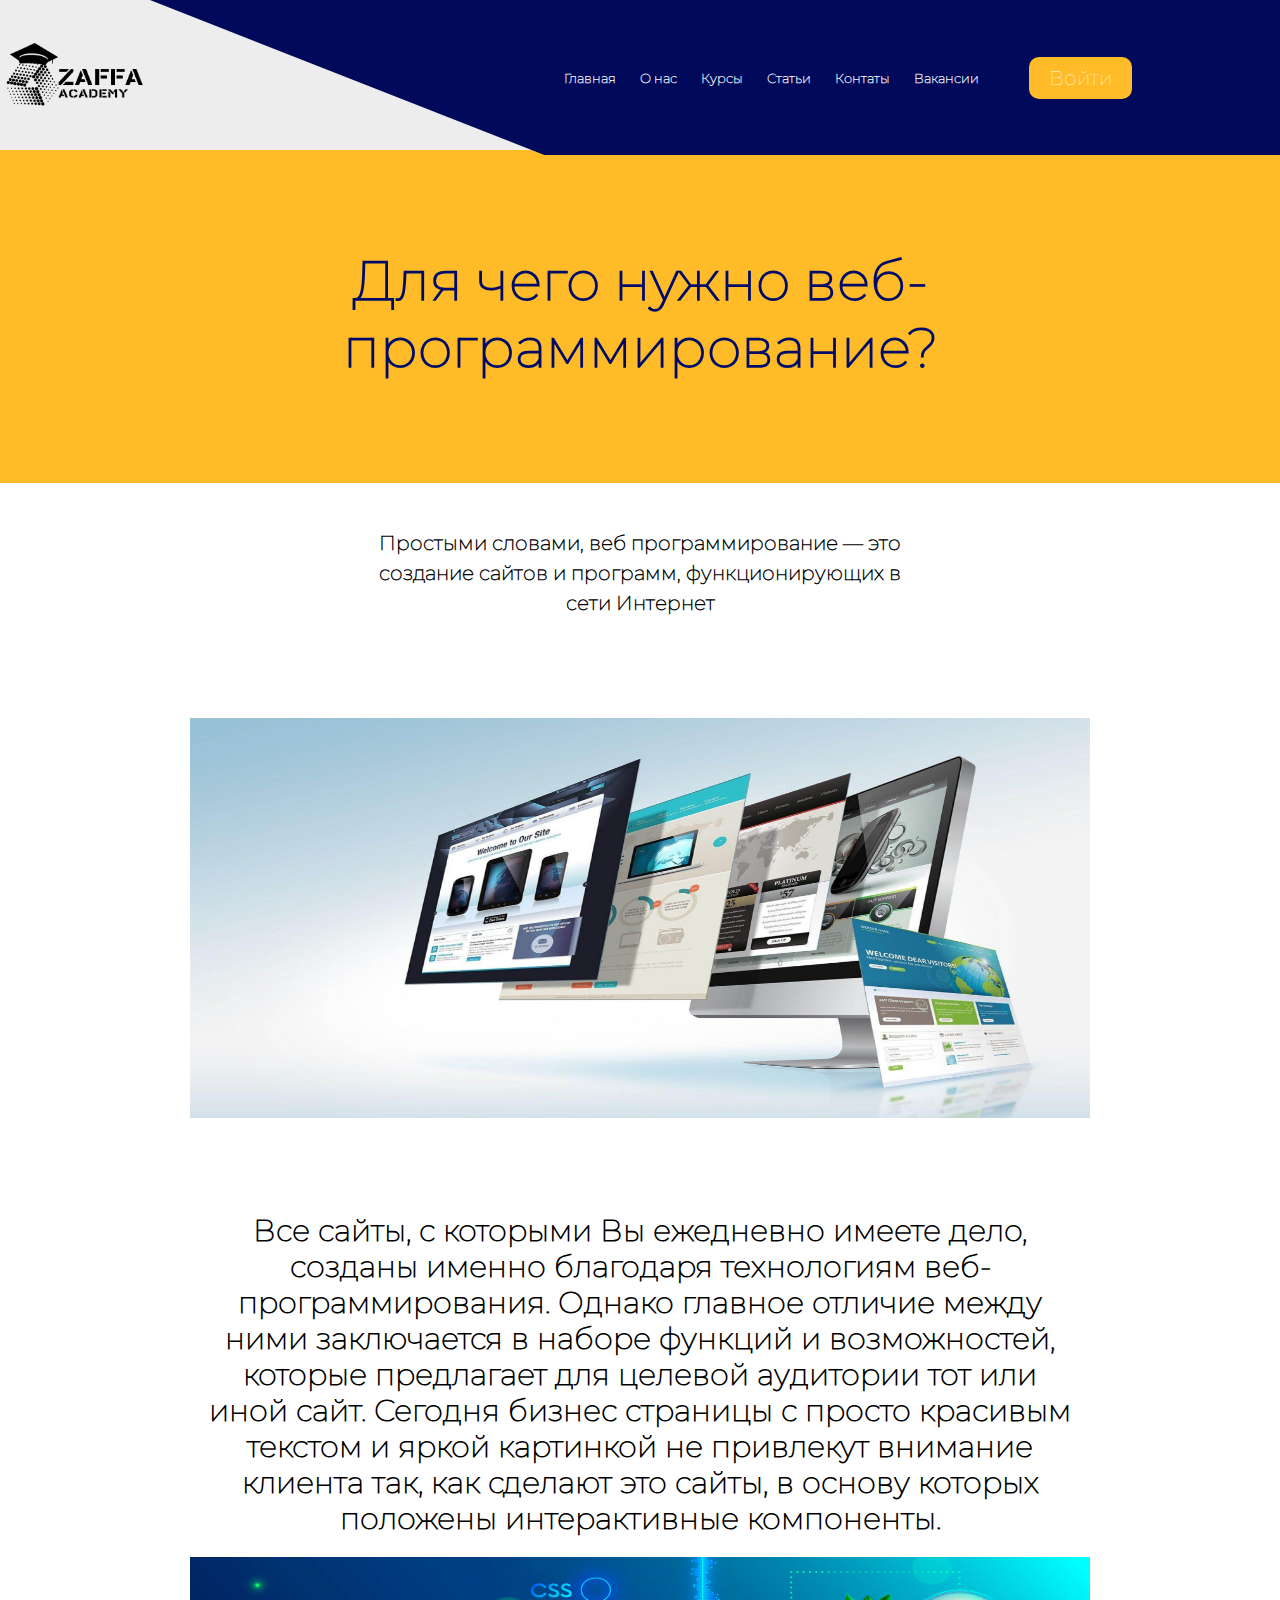
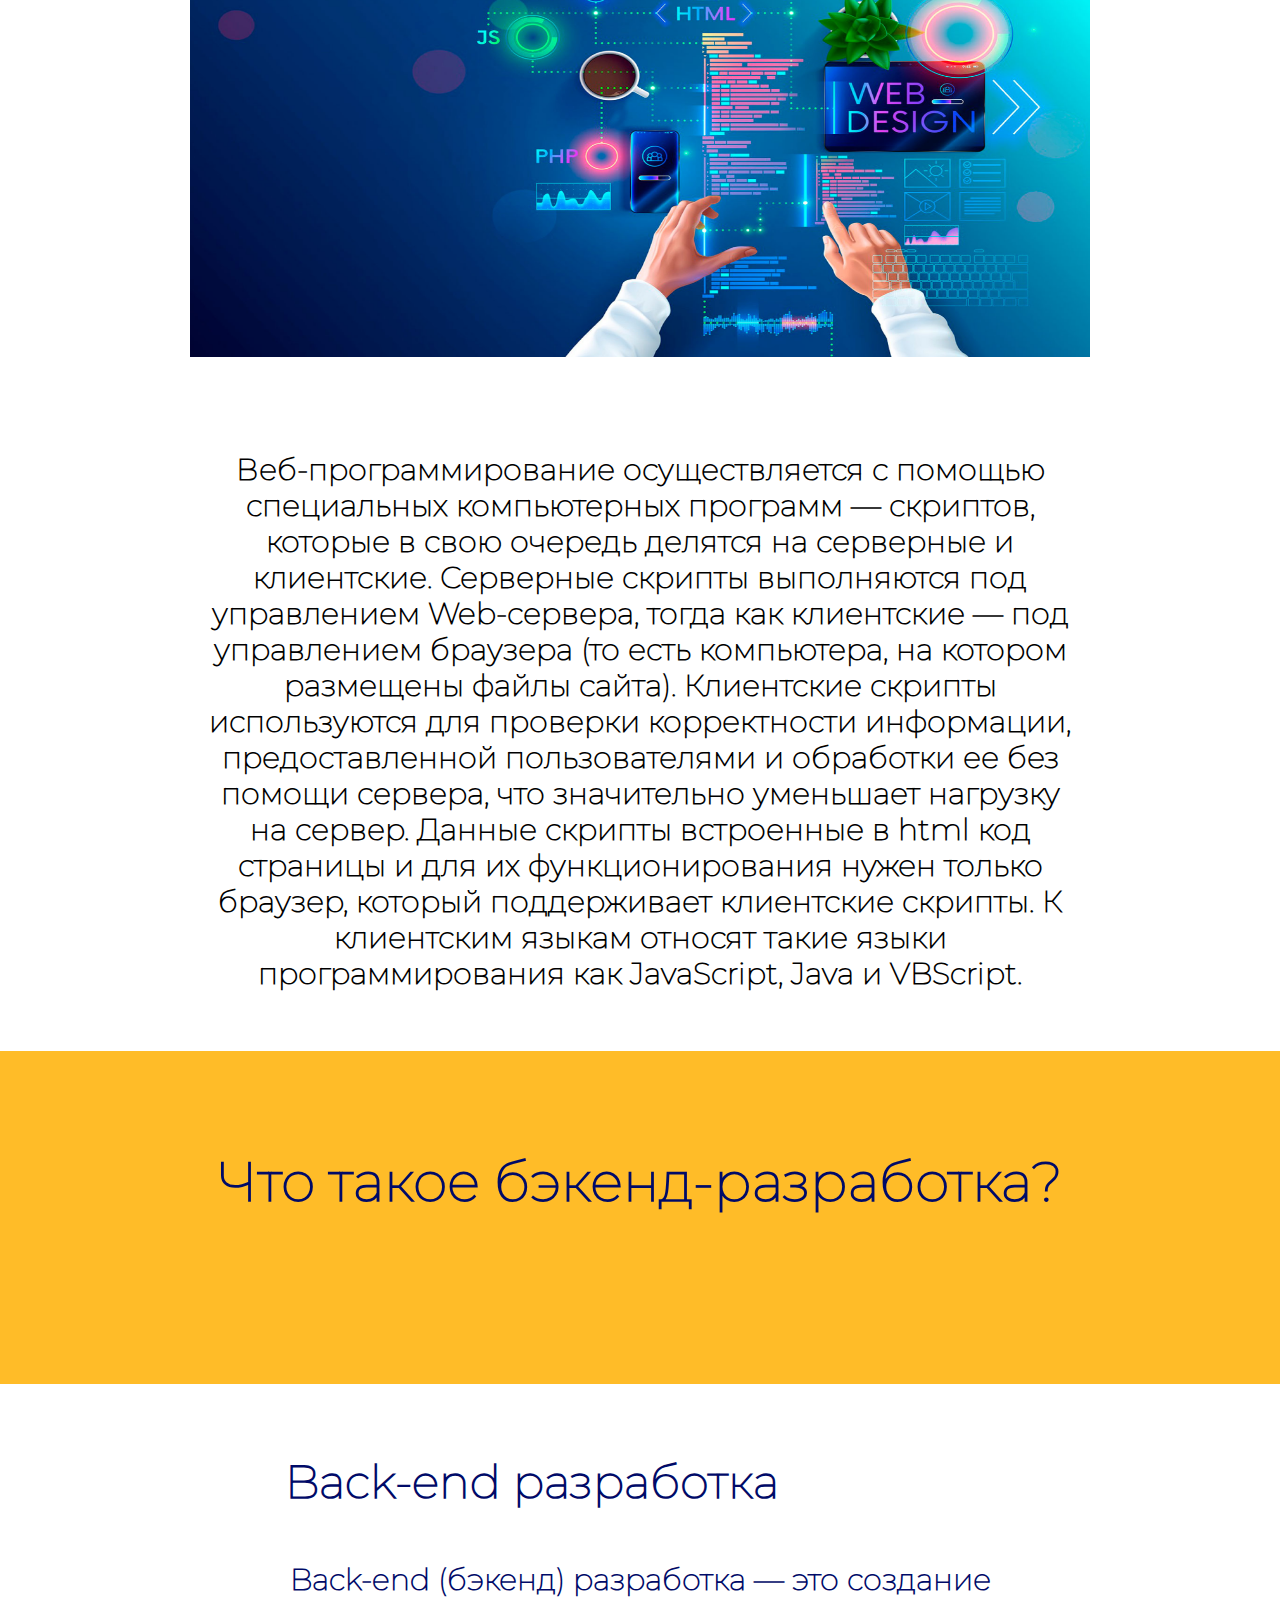
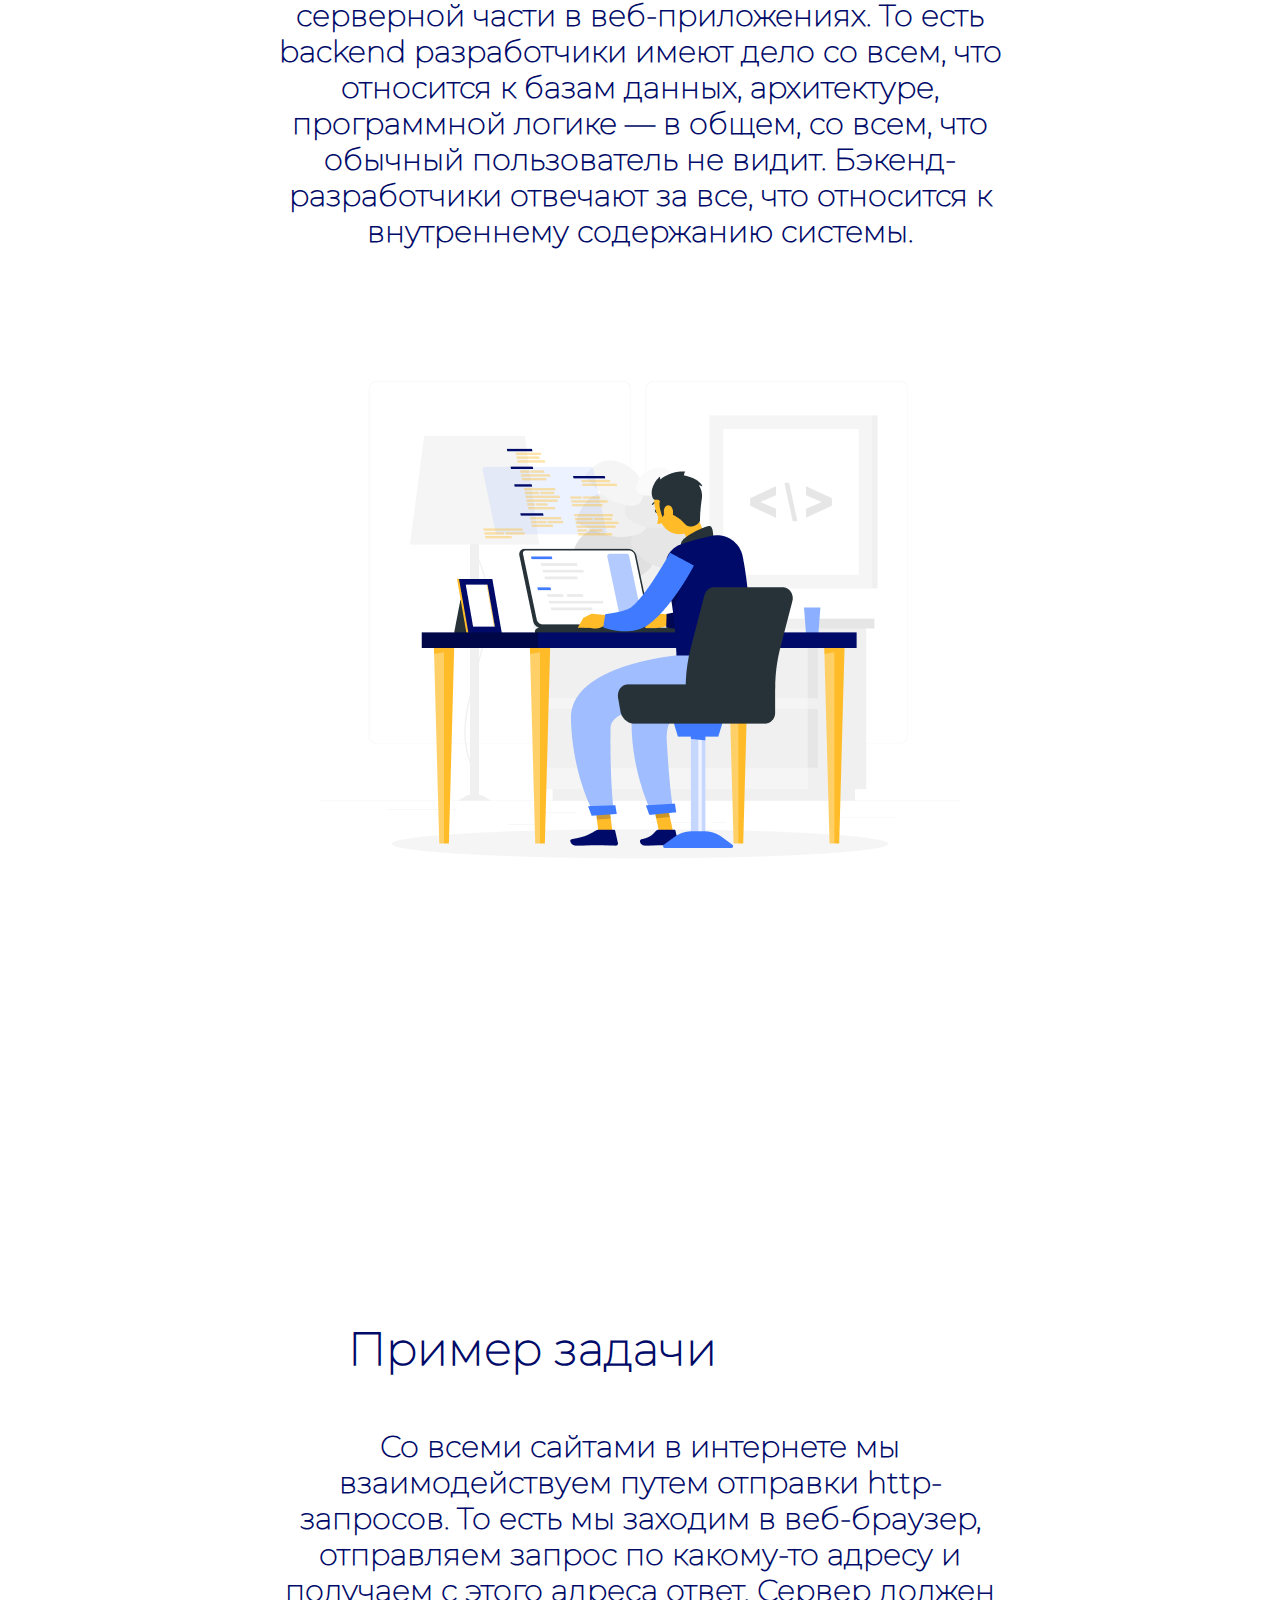
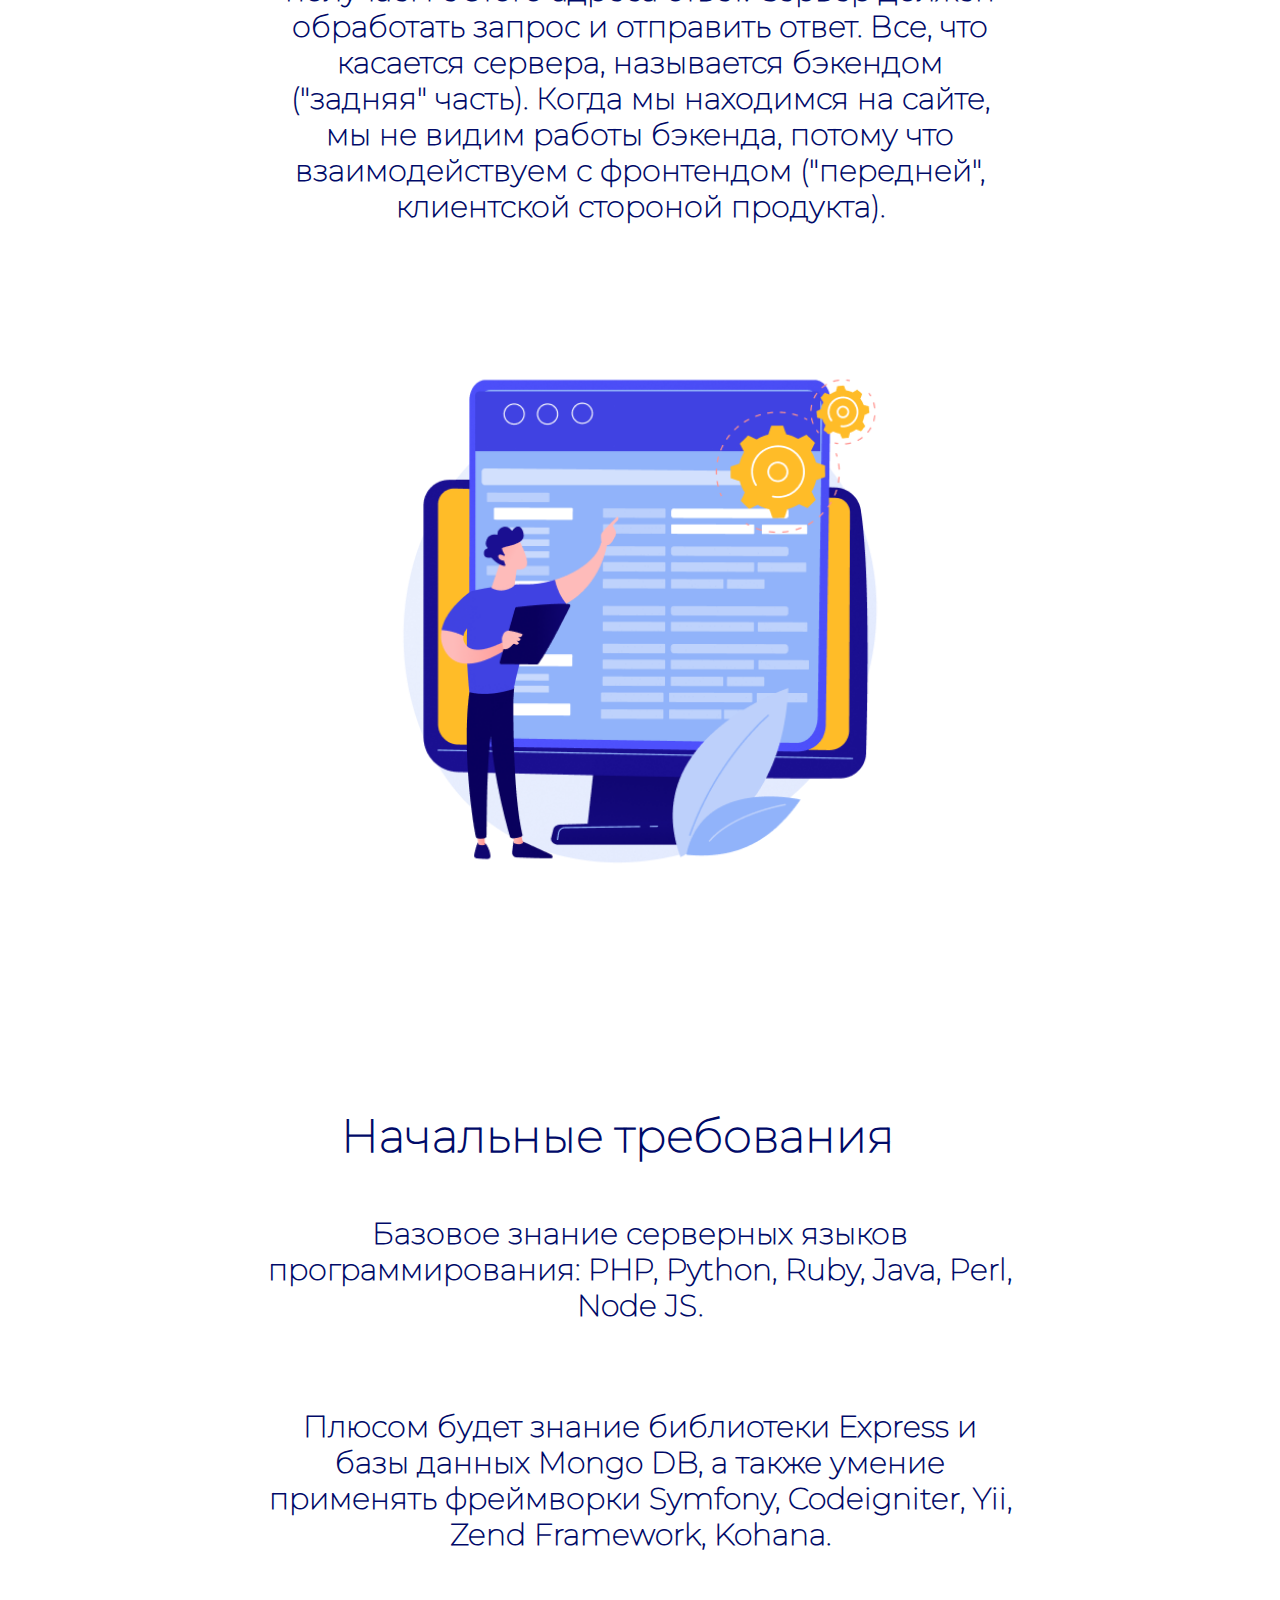
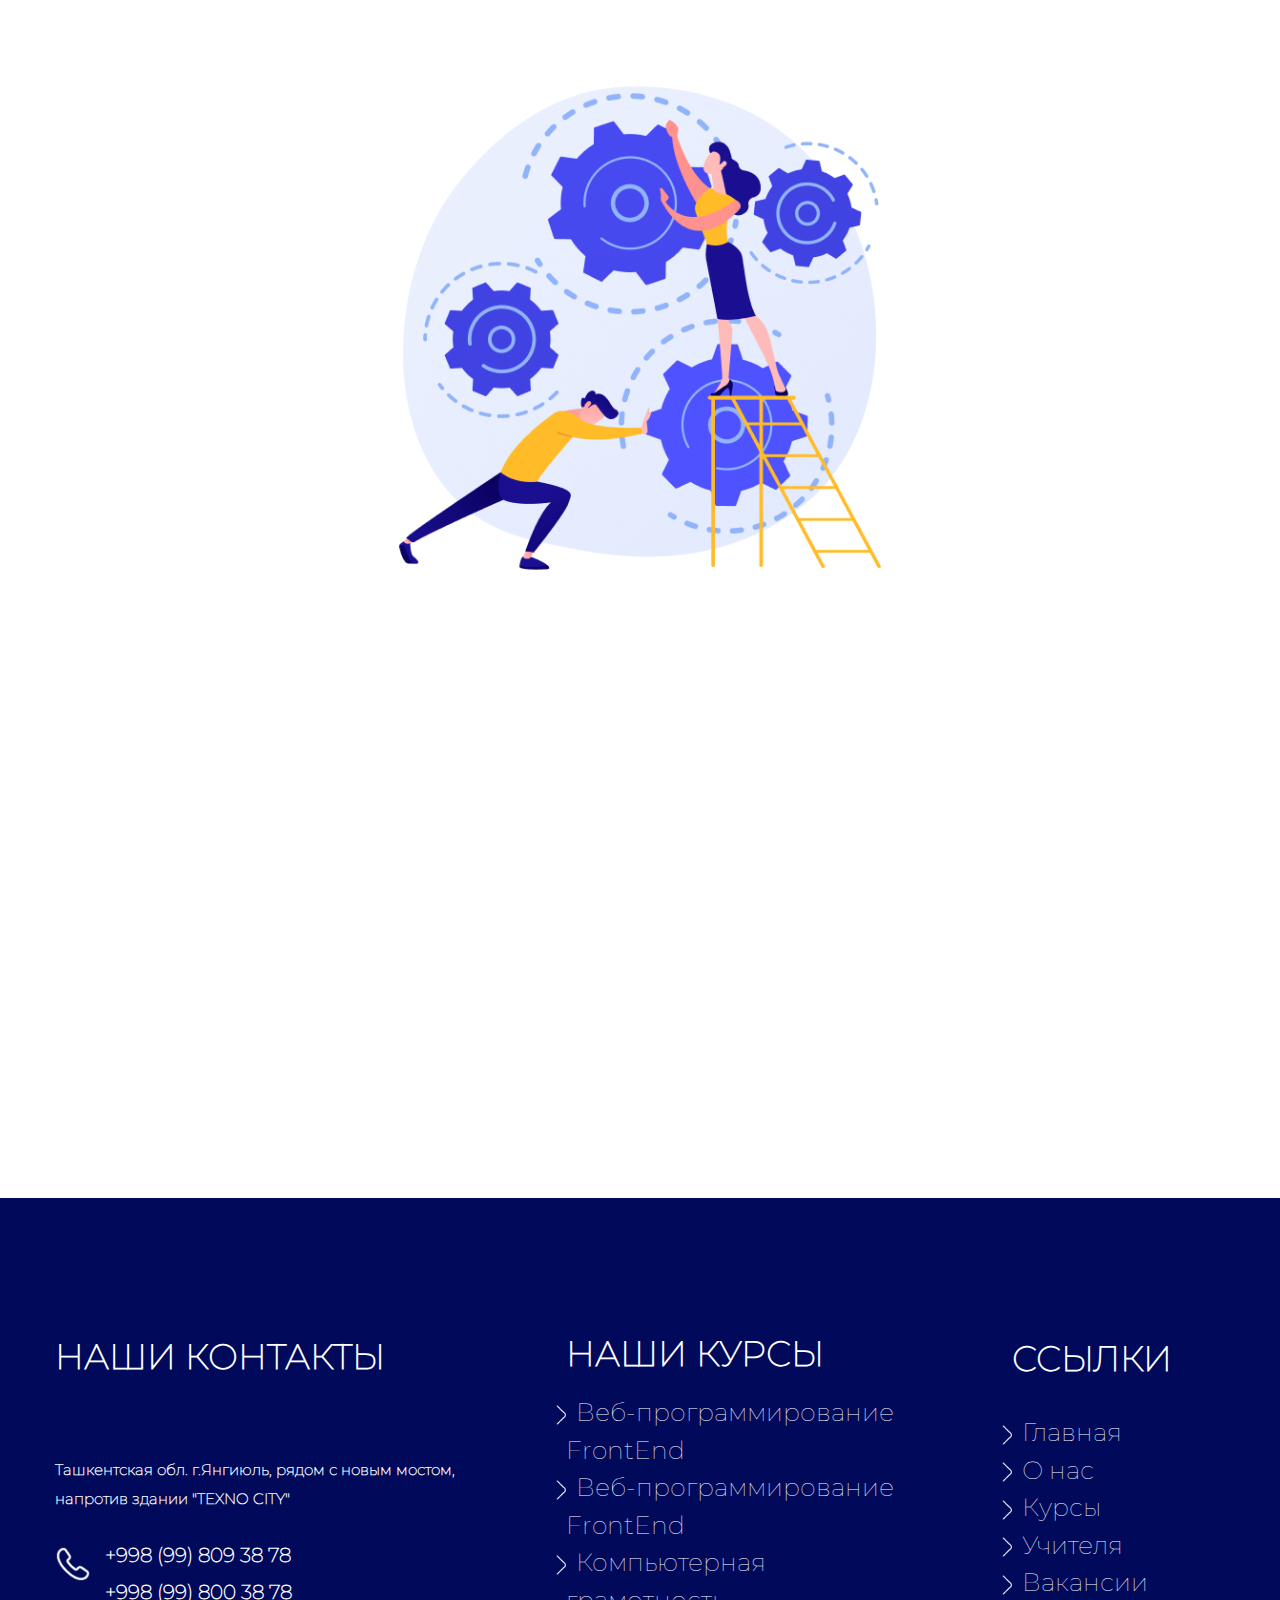
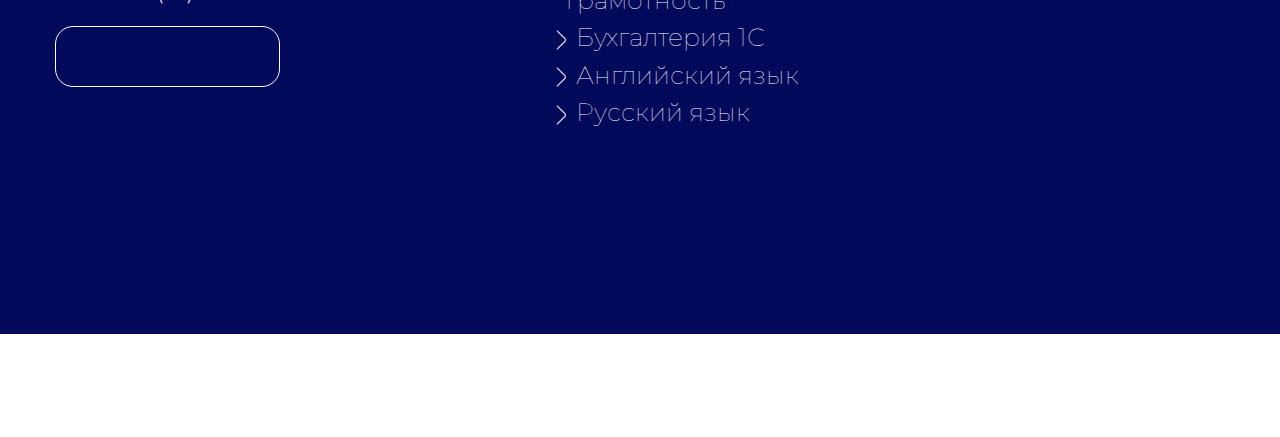
<file: pages/work.html>
<!DOCTYPE html>
<html lang="en">

<!-- Head - START -->

<head>
    <!-- Meta - START -->
    <meta charset="UTF-8">
    <meta name="viewport" content="width=device-width, initial-scale=1.0">
    <!-- Meta - END -->
    <!-- Title - START -->
    <title>ZAFFA</title>
    <!-- Title - END -->
    <!-- Bootstarp - START -->
    <link rel="stylesheet" href="../css/bootstrap.css">
    <!-- Bootstarp - END -->
    <!-- Icon - START -->
    <link rel="icon" href="../img/ZAFFA Logo Icon.png" type="x-icon">
    <!-- Icon - END -->
    <!-- CSS - START -->
    <link rel="stylesheet" href="../css/work.css">
    <!-- CSS - END -->
</head>
<!-- Head - END -->


<!-- Body - START -->

<body>
    <!-- Header - START -->
    <header>
        <!-- Navigation - START  -->
        <nav class="d-flex justify-content-between align-items-center">
            <img src="../img/ZAFFA Logo.png" alt="Logo">
            <div class="header__nav-block">
                <div class="header__nav-bg">
                    <div class="header__bg-bg"></div>
                </div>

                <div class="header__bg">
                    <ul class="d-flex gap-4">
                        <li><a href="../pages/zaffa.html" class="text-decoration-none">Главная</a></li>
                        <li><a href="../pages/about.html" class="text-decoration-none">О нас</a></li>
                        <li><a href="../pages/course.html" class="text-decoration-none">Курсы</a></li>
                        <li><a href="../pages/articles.html" class="text-decoration-none">Статьи</a></li>
                        <li><a href="../pages/contacts.html" class="text-decoration-none">Контаты</a></li>
                        <li><a href="../pages/work.html" class="text-decoration-none">Вакансии</a></li>
                    </ul>

                    <button>Войти</button>
                </div>
            </div>
        </nav>
        <!-- Navigation - END  -->
    </header>
    <!-- Header - END -->

    <!-- Main - START -->
    <main>
        <!-- Work - START -->
        <section class="work__title">
            <h1>
                Для чего нужно
                веб-программирование?
            </h1>
        </section>
        <!-- Work - END -->

        <!-- Text - START -->
        <section class="main__text container">
            <p>
                Простыми словами, веб программирование — это создание сайтов и программ,
                функционирующих в сети Интернет
            </p>
        </section>
        <!-- Text - END -->

        <!-- Main - Block -->
        <section class="main__block container">
            <!-- 1 - Block -->
            <div class="main__info">
                <img src="../img/Web - Frontend.png" alt="Frontend">

                <p>
                    Все сайты, с которыми Вы ежедневно имеете дело, созданы именно благодаря технологиям
                    веб-программирования. Однако главное отличие между ними заключается в наборе функций и возможностей,
                    которые предлагает для целевой аудитории тот или иной сайт. Сегодня бизнес страницы с просто
                    красивым текстом и яркой картинкой не привлекут внимание клиента так, как сделают это сайты, в
                    основу которых положены интерактивные компоненты.
                </p>
            </div>
            <!-- 1 - Block -->

            <!-- 2 - Block -->
            <div class="main__info">
                <img src="../img/Web - Technology.png" alt="Technology">

                <p>
                    Веб-программирование осуществляется с помощью специальных компьютерных программ — скриптов, которые
                    в свою очередь делятся на серверные и клиентские. Серверные скрипты выполняются под управлением
                    Web-сервера, тогда как клиентские — под управлением браузера (то есть компьютера, на котором
                    размещены файлы сайта). Клиентские скрипты используются для проверки корректности информации,
                    предоставленной пользователями и обработки ее без помощи сервера, что значительно уменьшает нагрузку
                    на сервер. Данные скрипты встроенные в html код страницы и для их функционирования нужен только
                    браузер, который поддерживает клиентские скрипты. К клиентским языкам относят такие языки
                    программирования как JavaScript, Java и VBScript.
                </p>
            </div>
            <!-- 2 - Block -->
        </section>
        <!-- Main - Block -->

        <!-- Work - START -->
        <section class="work__title">
            <h1>
                Что такое бэкенд-разработка?
            </h1>
        </section>
        <!-- Work - END -->

        <!-- Backend - START -->
        <section class="backend container">
            <!-- 1 - Block -->
            <div class="backend__content">
                <div class="backend__info">
                    <h2>
                        Back-end разработка
                    </h2>

                    <p>
                        Back-end (бэкенд) разработка — это создание серверной части в веб-приложениях. То есть backend
                        разработчики имеют дело со всем, что относится к базам данных, архитектуре, программной логике —
                        в
                        общем, со всем, что обычный пользователь не видит. Бэкенд-разработчики отвечают за все, что
                        относится к внутреннему содержанию системы.
                    </p>
                </div>

                <div class="backend__img">
                    <img src="../img/Backend - 1.png" alt="Backend">
                </div>
            </div>
            <!-- 1 - Block -->

            <!-- 2 - Block -->
            <div class="backend__content">
                <div class="backend__img">
                    <img src="../img/Backend - 2.png" alt="Backend">
                </div>

                <div class="backend__info">
                    <h2>
                        Пример задачи
                    </h2>

                    <p>
                        Со всеми сайтами в интернете мы взаимодействуем путем отправки http-запросов. То есть мы заходим
                        в веб-браузер, отправляем запрос по какому-то адресу и получаем с этого адреса ответ. Сервер
                        должен обработать запрос и отправить ответ. Все, что касается сервера, называется бэкендом
                        ("задняя" часть). Когда мы находимся на сайте, мы не видим работы бэкенда, потому что
                        взаимодействуем с фронтендом ("передней", клиентской стороной продукта).
                    </p>
                </div>
            </div>
            <!-- 2 - Block -->

            <!-- 3 - Block -->
            <div class="backend__content">
                <div class="backend__info">
                    <h2>
                        Начальные требования
                    </h2>

                    <p class="backend__info-text">
                        Базовое знание серверных языков программирования: PHP, Python, Ruby, Java, Perl, Node JS.
                    </p>

                    <p>
                        Плюсом будет знание библиотеки Express и базы данных Mongo DB, а также умение применять
                        фреймворки Symfony, Codeigniter, Yii, Zend Framework, Kohana.
                    </p>
                </div>

                <div class="backend__img">
                    <img src="../img/Backend - 3.png" alt="Backend">
                </div>
            </div>
            <!-- 3 - Block -->
        </section>
        <!-- Backend - END -->
    </main>
    <!-- Main - END -->

    <!-- Footer - START -->
    <footer>
        <!-- Navigation - START -->
        <section class="footer__nav container">
            <div class="footer__content d-flex flex-column">
                <h2>
                    НАШИ КОНТАКТЫ
                </h2>

                <p>
                    <a
                        href="https://www.google.com/maps/place/Zaffa+Edu+Center+%D0%A3%D0%A7%D0%95%D0%91%D0%9D%D0%AB%D0%99+%D0%A6%D0%95%D0%9D%D0%A2%D0%A0/@39.3325484,48.7063935,4z/data=!4m7!3m6!1s0x38ae7b816d3f999b:0x2a7955e62e0d4137!8m2!3d41.1147356!4d69.0555142!15sCgV6YWZmYZIBD3RyYWluaW5nX2NlbnRlcuABAA!16s%2Fg%2F11jyll62qv?entry=tts&shorturl=1"><i
                            class="fa-solid fa-location-dot"></i>Ташкентская обл. г.Янгиюль, рядом с новым мостом,
                        напротив
                        здании "TEXNO CITY"</a>
                </p>

                <div class="footer__block">
                    <img src="../img/Telephone.png" alt="Telephone" width="36" height="36">
                    <p class="footer__link"><a href="tel:+998 (99) 809 38 78">+998 (99) 809 38 78</a></p>
                    <p class="footer__link"><a href="tel:+998 (99) 800 38 78">+998 (99) 800 38 78</a></p>
                </div>

                <button><a href="https://t.me/ZAFFA_ACADEMY"><i class="fa-brands fa-telegram"></i></a><a
                        href="https://www.instagram.com/zaffa.academy?igshid=MmIzYWVlNDQ5Yg%3D%3D"><i
                            class="fa-brands fa-instagram"></i></a><a href="https://www.youtube.com/@ZAFFA_ACADEMY"><i
                            class="fa-brands fa-youtube"></i></a></button>
            </div>

            <div class="footer__content-nav">
                <h2>
                    НАШИ КУРСЫ
                </h2>

                <ul>
                    <li><a href="#"><img src="../img/Vector.png" alt="Vector">Веб-программирование FrontEnd</a></li>
                    <li><a href="#"><img src="../img/Vector.png" alt="Vector">Веб-программирование FrontEnd</a></li>
                    <li><a href="#"><img src="../img/Vector.png" alt="Vector">Компьютерная грамотность</a></li>
                    <li><a href="#"><img src="../img/Vector.png" alt="Vector">Бухгалтерия 1С</a></li>
                    <li><a href="#"><img src="../img/Vector.png" alt="Vector">Английский язык</a></li>
                    <li><a href="#"><img src="../img/Vector.png" alt="Vector">Русский язык</a></li>
                </ul>
            </div>

            <div class="footer__content-nav">
                <h2 class="footer__nav-link">
                    ССЫЛКИ
                </h2>

                <ul>
                    <li><a href="#"><img src="../img/Vector.png" alt="Vector">Главная</a></li>
                    <li><a href="#"><img src="../img/Vector.png" alt="Vector">О нас</a></li>
                    <li><a href="#"><img src="../img/Vector.png" alt="Vector">Курсы</a></li>
                    <li><a href="#"><img src="../img/Vector.png" alt="Vector">Учителя</a></li>
                    <li><a href="#"><img src="../img/Vector.png" alt="Vector">Вакансии</a></li>
                </ul>
            </div>
        </section>
        <!-- Navigation - END -->
    </footer>
    <!-- Footer - END -->

    <!-- JS - START -->
    <!-- Bootstrap - START -->
    <script src="../js/bootstrap.js"></script>
    <!-- Bootstrap - END -->
    <!-- FontAwesome - START -->
    <script src="../js/fontawesome.js"></script>
    <!-- FontAwesome - END -->
    <!-- JS - END -->
</body>

<!-- Body - End -->
</file>
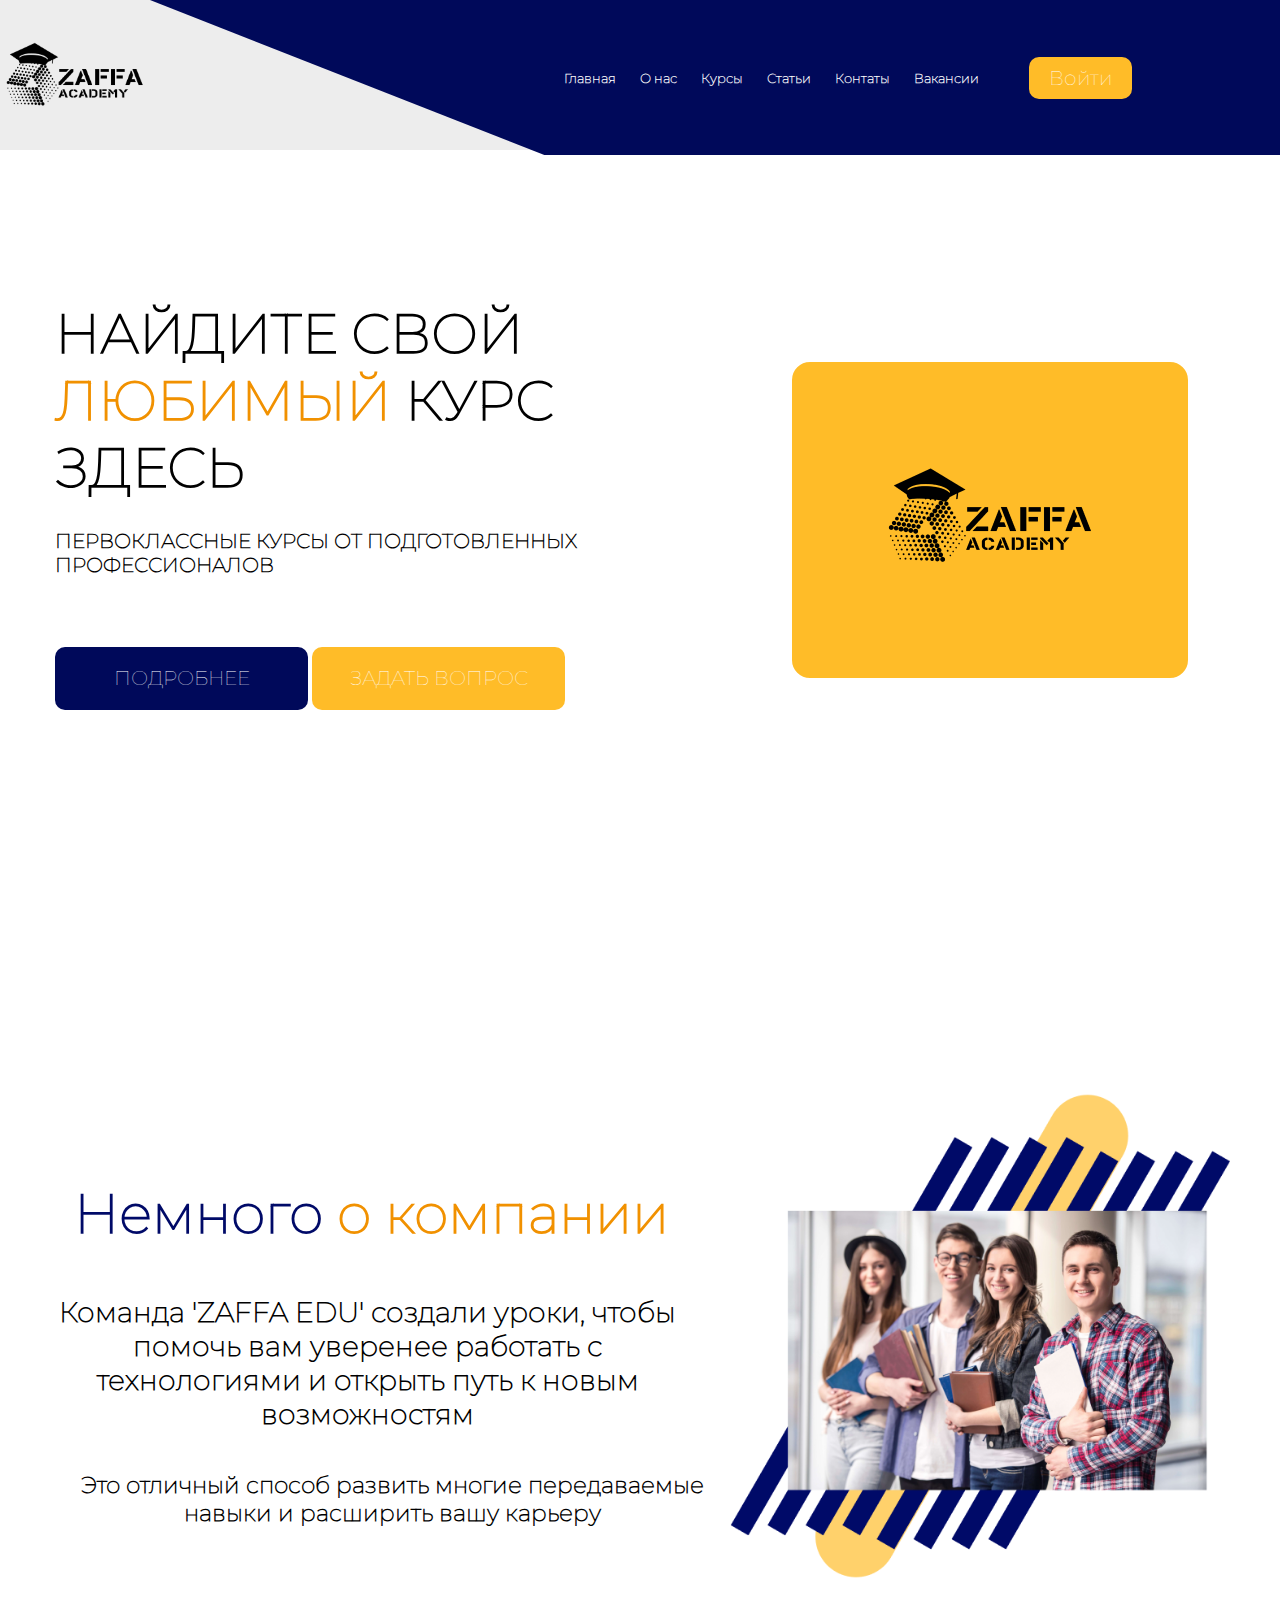
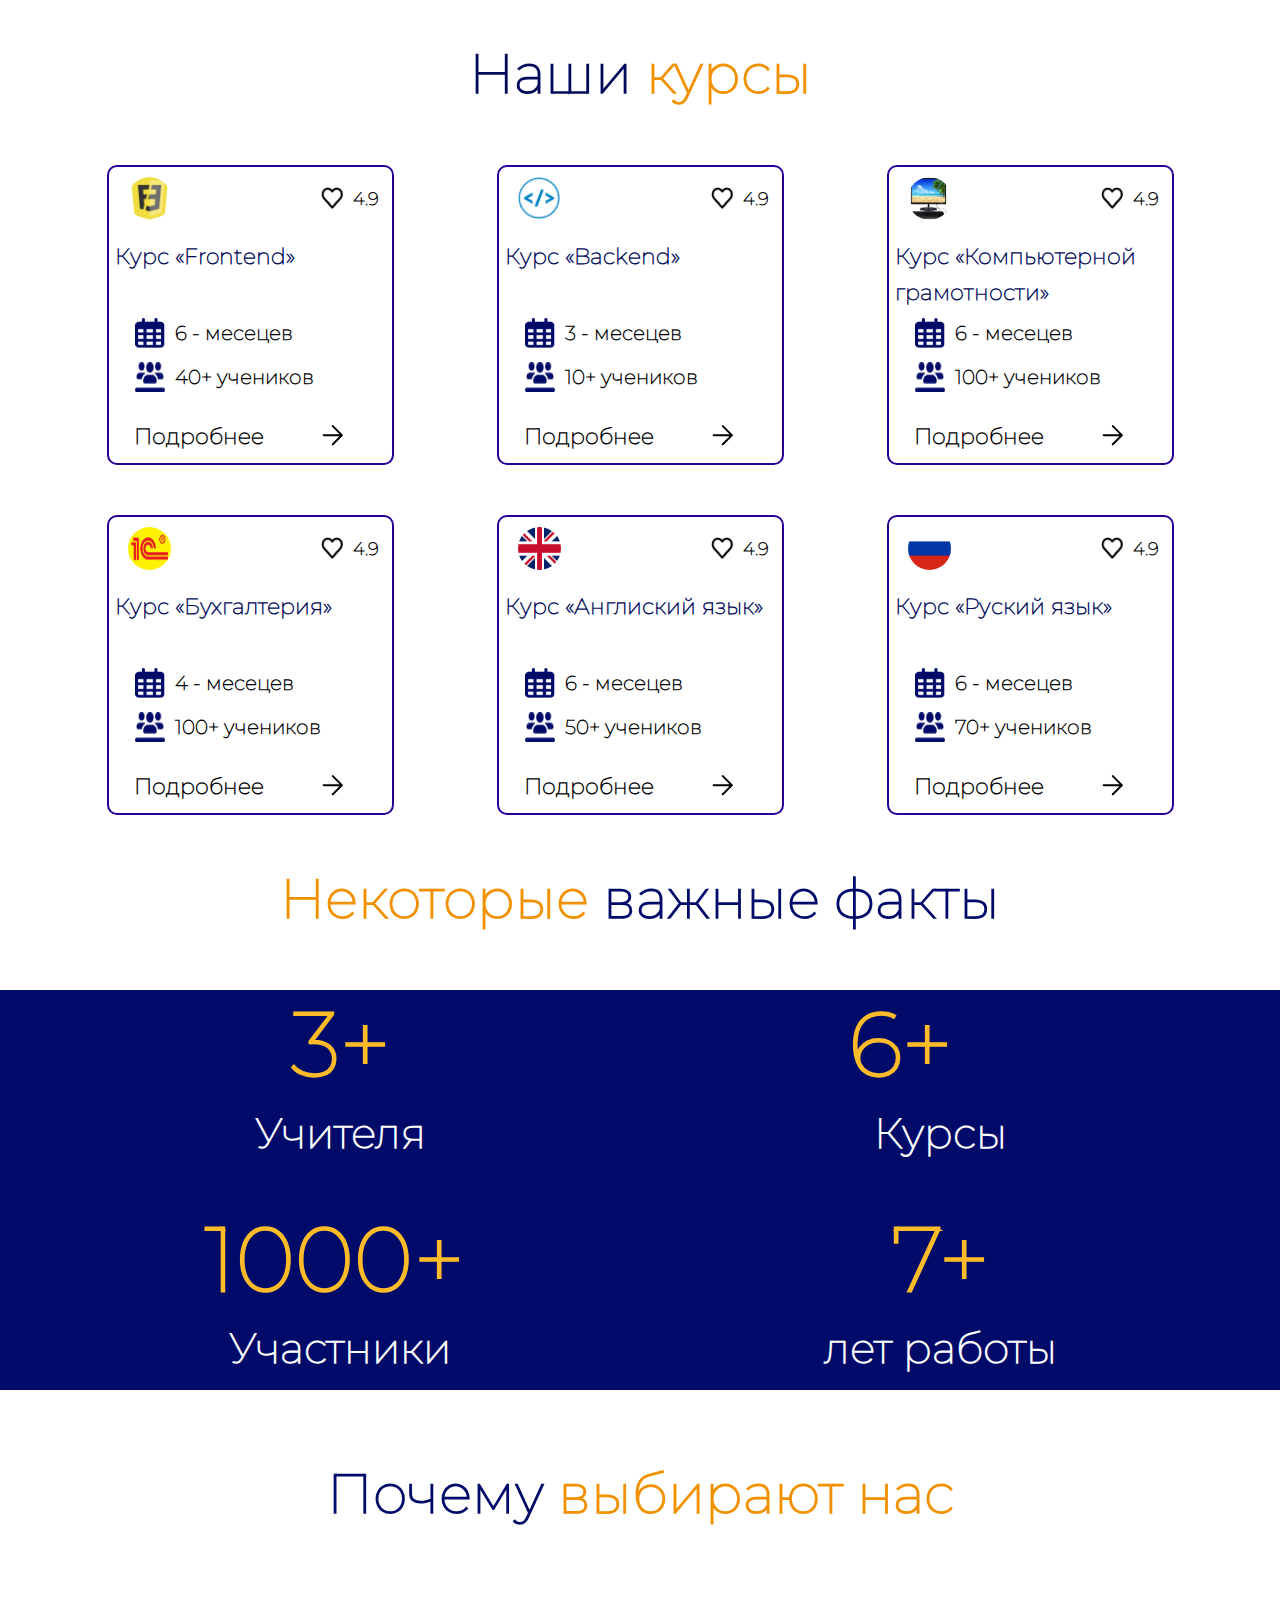
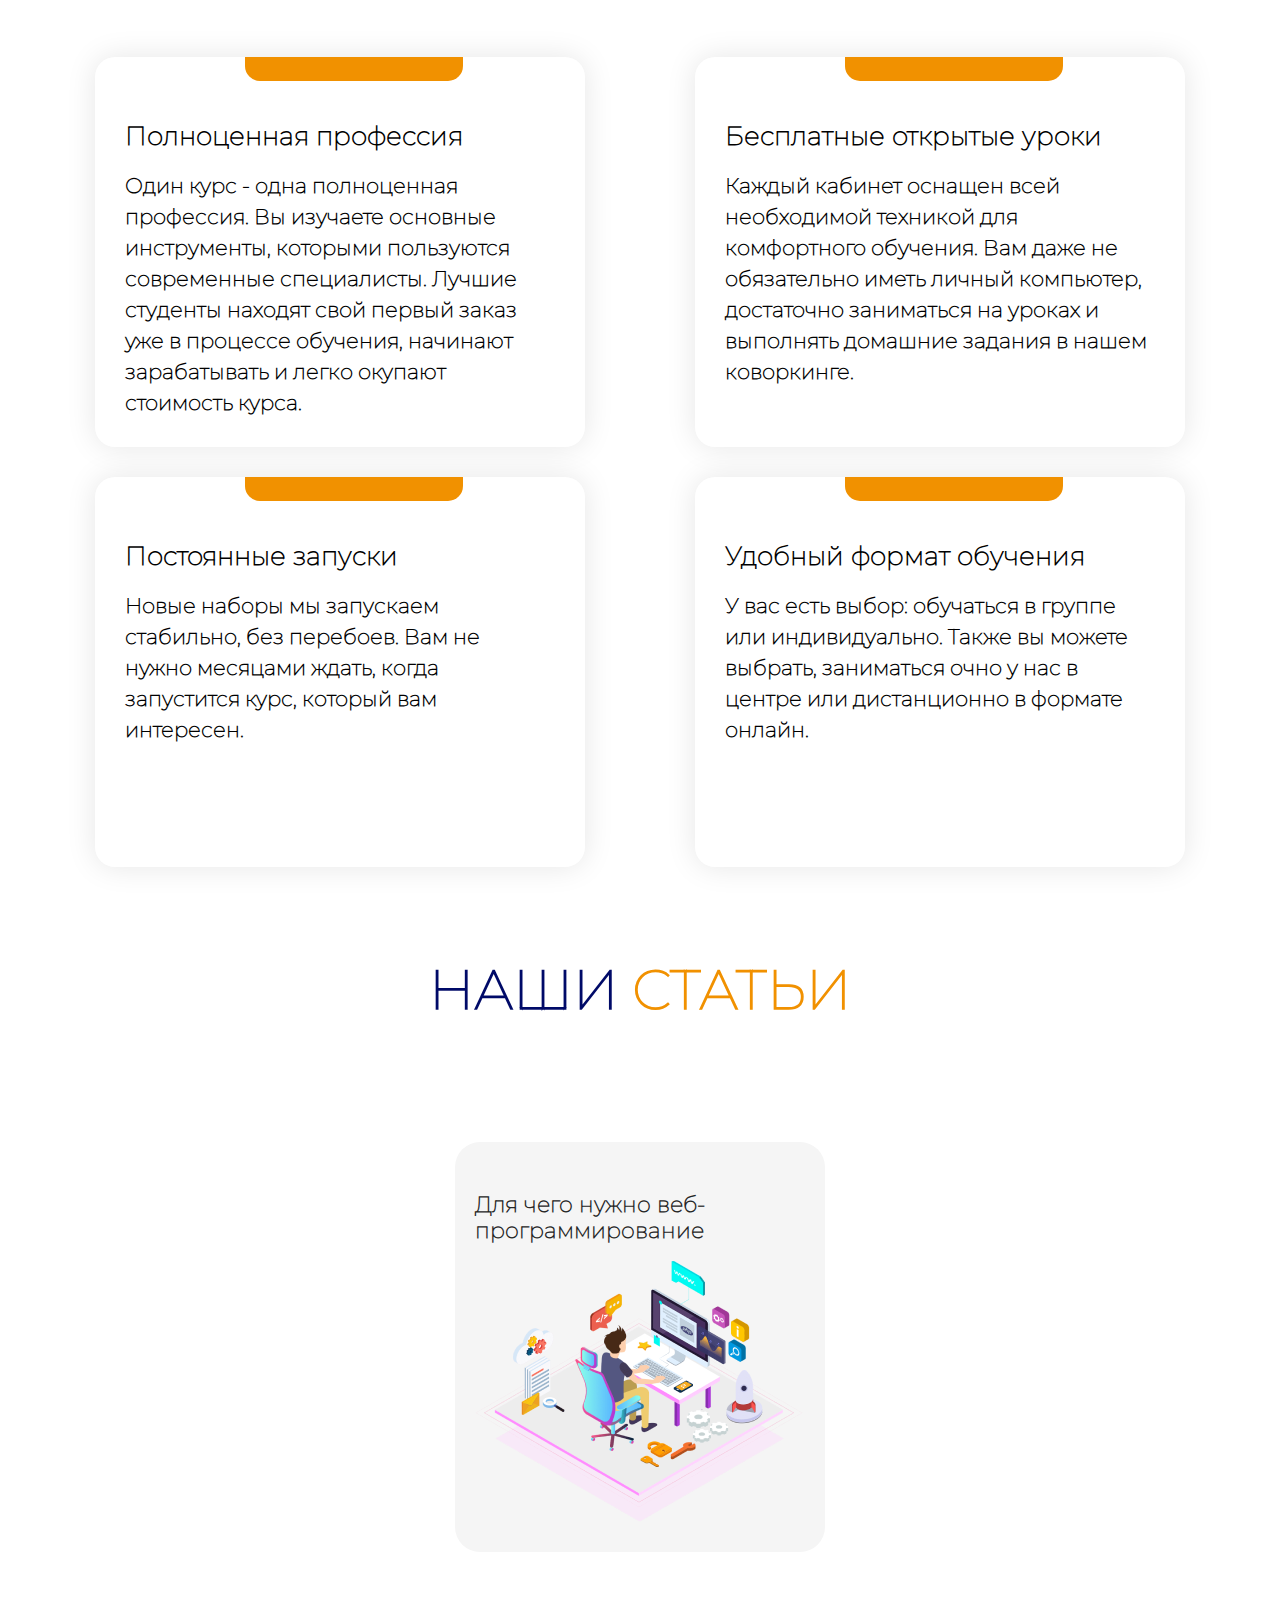
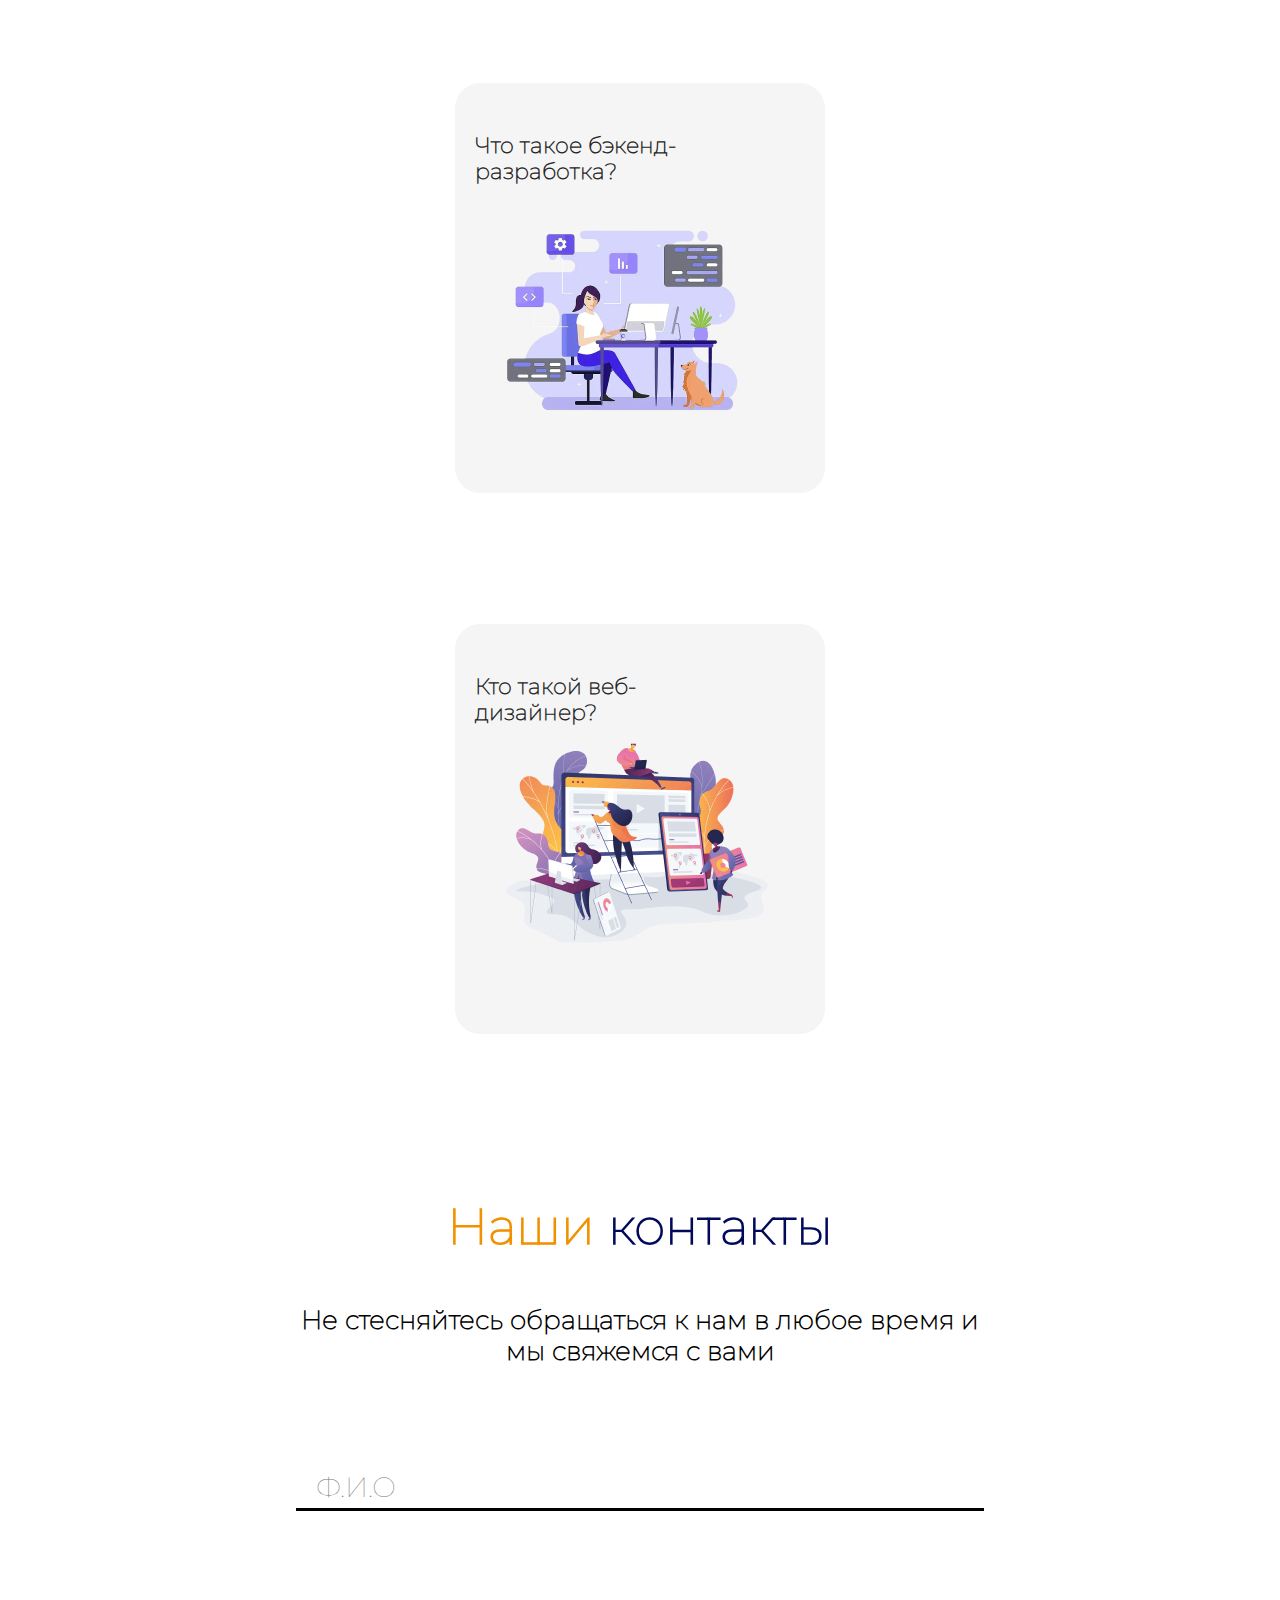
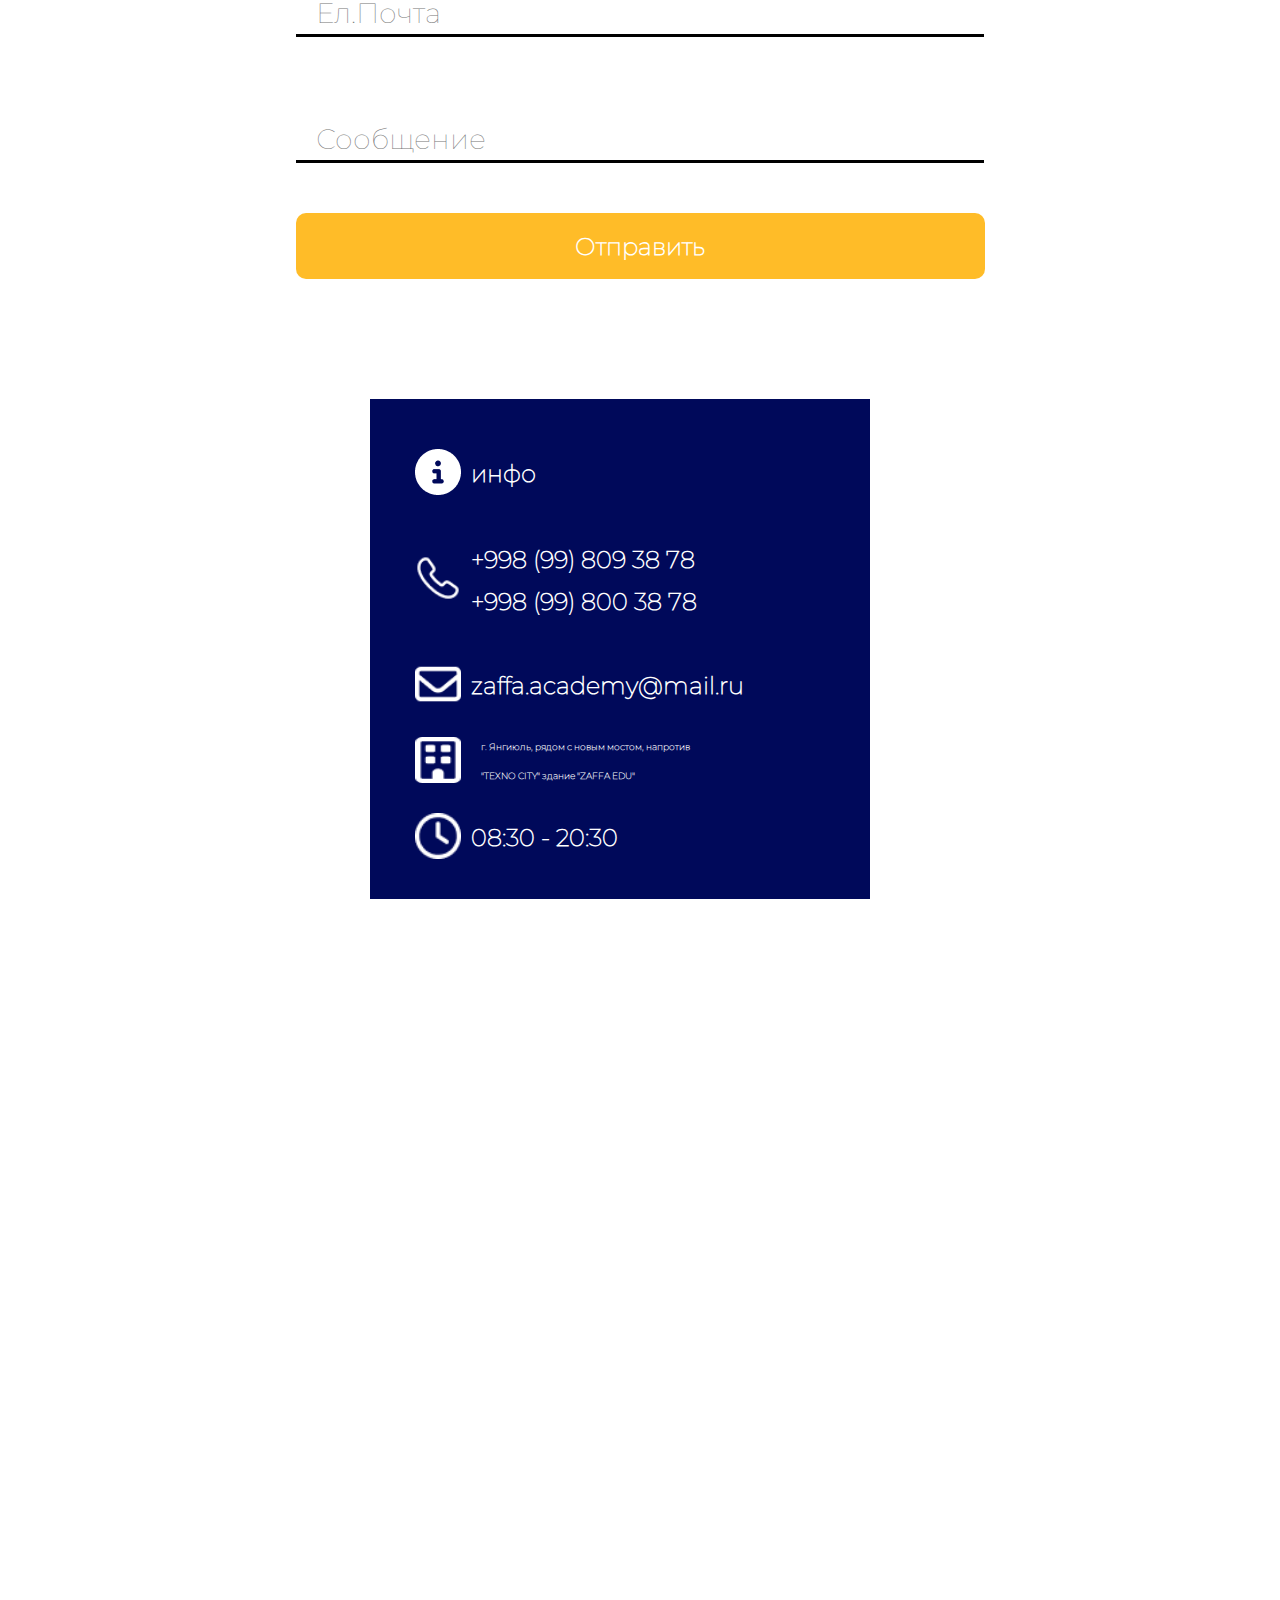
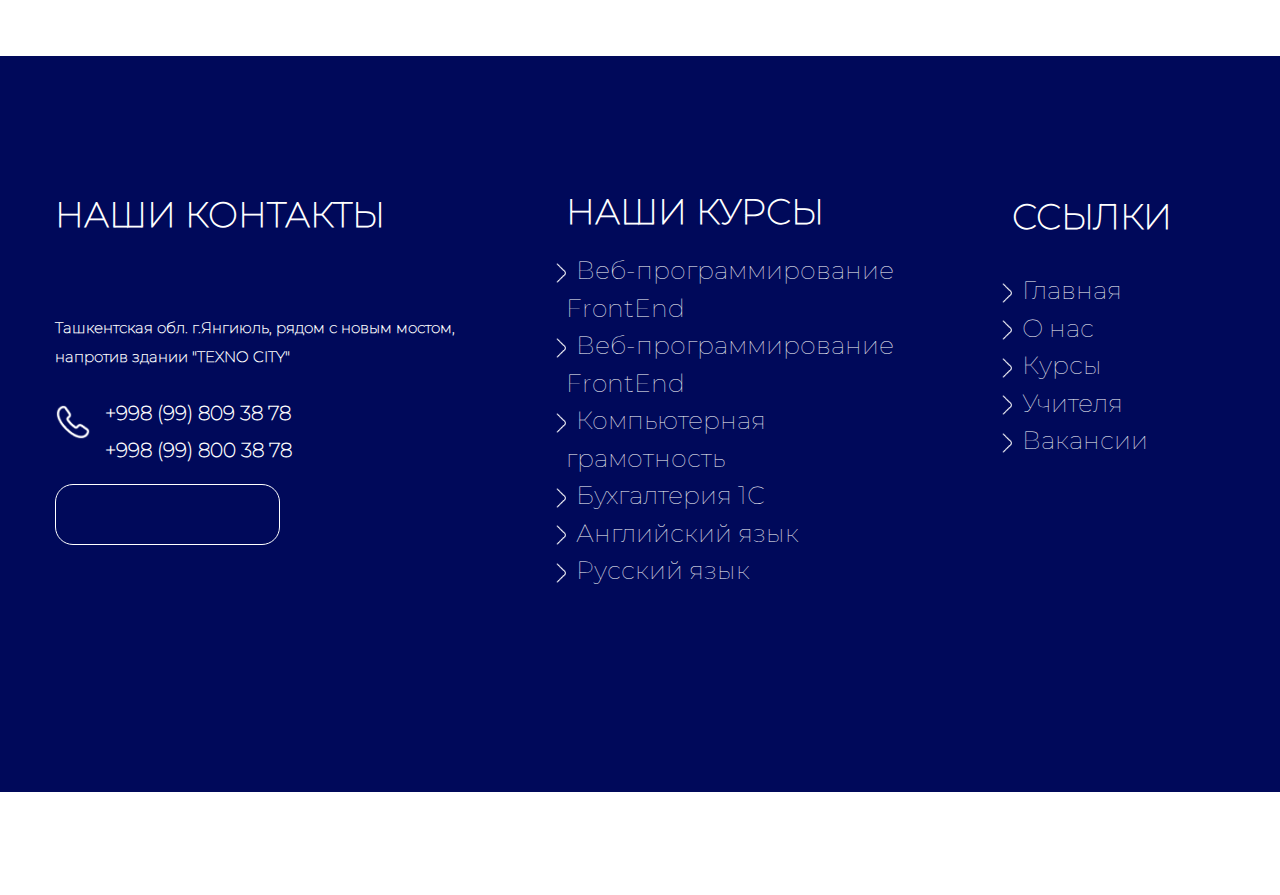
<file: pages/zaffa.html>
<!DOCTYPE html>
<html lang="en">

<!-- Head - START -->

<head>
    <!-- Meta - START -->
    <meta charset="UTF-8">
    <meta name="viewport" content="width=device-width, initial-scale=1.0">
    <!-- Meta - END -->
    <!-- Title - START -->
    <title>ZAFFA</title>
    <!-- Title - END -->
    <!-- Bootstarp - START -->
    <link rel="stylesheet" href="../css/bootstrap.css">
    <!-- Bootstarp - END -->
    <!-- Icon - START -->
    <link rel="icon" href="../img/ZAFFA Logo Icon.png" type="x-icon">
    <!-- Icon - END -->
    <!-- CSS - START -->
    <link rel="stylesheet" href="../css/zaffa.css">
    <!-- CSS - END -->
</head>
<!-- Head - END -->

<!-- Body - START -->
<body>
    <!-- Header - START -->
    <header>
        <!-- Navigation - START  -->
        <nav class="d-flex justify-content-between align-items-center">
            <img src="../img/ZAFFA Logo.png" alt="Logo">
            <div class="header__nav-block">
                <div class="header__nav-bg">
                    <div class="header__bg-bg"></div>
                </div>

                <div class="header__bg">
                    <ul class="d-flex gap-4">
                        <li><a href="./zaffa.html" class="text-decoration-none">Главная</a></li>
                        <li><a href="../pages/about.html" class="text-decoration-none">О нас</a></li>
                        <li><a href="../pages/course.html" class="text-decoration-none">Курсы</a></li>
                        <li><a href="../pages/articles.html" class="text-decoration-none">Статьи</a></li>
                        <li><a href="../pages/contacts.html" class="text-decoration-none">Контаты</a></li>
                        <li><a href="../pages/work.html" class="text-decoration-none">Вакансии</a></li>
                    </ul>

                    <button>Войти</button>
                </div>
            </div>
        </nav>
        <!-- Navigation - END  -->
    </header>
    <!-- Header - END -->

    <!-- Main - START -->
    <main class="mt-5">
        <!-- Main - Content -->
        <section class="main__content d-flex flex-column container">
            <h1>
                НАЙДИТЕ СВОЙ <span>ЛЮБИМЫЙ</span> КУРС ЗДЕСЬ
            </h1>

            <p>
                ПЕРВОКЛАССНЫЕ КУРСЫ ОТ ПОДГОТОВЛЕННЫХ
                ПРОФЕССИОНАЛОВ
            </p>

            <div class="main__btns">
                <button>ПОДРОБНЕЕ</button>
                <button>ЗАДАТЬ ВОПРОС</button>
            </div>
        </section>
        <!-- Main - Content -->
        
        <!-- Zaffa - START -->
        <section class="zaffa-logo container">
            <img src="../img/ZAFFA Logo.png" alt="Logo">
        </section>
        <!-- Zaffa - END -->

        <!-- People - START -->
        <section class="people container">
            <div class="people__content d-flex flex-column">
                <h1>
                    Немного <span>о компании</span>
                </h1>

                <h2>
                    Команда 'ZAFFA EDU' создали уроки,
                    чтобы помочь вам уверенее работать
                    с технологиями и открыть путь к новым
                    возможностям
                </h2>

                <h3>
                    Это отличный способ развить многие передаваемые
                    навыки и расширить вашу карьеру
                </h3>
            </div>

            <div class="people__block">
                <img src="../img/People.png" alt="People">
            </div>
        </section>
        <!-- People - END -->

        <!-- Course - START -->
        <section class="mt-5 course container">
            <div class="course__title">
                <h2 class="text-center">
                    Наши <span>курсы</span>
                </h2>
            </div>

            <div class="course__content">
                <!-- 1 - Block -->
                <div class="course__info d-flex justify-content-around">
                    <div class="course__info-info d-flex justify-content-between align-items-center">
                        <img src="../img/Frontend.png" alt="Frontend" class="course__info-bg"><img src="../img/Like.png"
                            alt="Like" class="course__info-icon">
                        <p>4.9</p>
                    </div>

                    <h2>
                        Курс «Frontend»
                    </h2>

                    <div class="course__block">
                        <img src="../img/Calendar.png" alt="Calendar">
                        <p>6 - месецев</p>
                    </div>

                    <div class="course__block">
                        <img src="../img/User.png" alt="User">
                        <p>40+ учеников</p>
                    </div>

                    <div class="d-flex justify-content-between align-items-center">
                        <button>Подробнee</button>
                        <img src="../img/arrow-right.png" alt="arrow-right" class="btn__img">
                    </div>
                </div>
                <!-- 1 - Block -->

                <!-- 2 - Block -->
                <div class="course__info d-flex justify-content-around">
                    <div class="course__info-info d-flex justify-content-between align-items-center">
                        <img src="../img/Backend.png" alt="Backend" class="course__info-bg"><img src="../img/Like.png"
                            alt="Like" class="course__info-icon">
                        <p>4.9</p>
                    </div>

                    <h2>
                        Курс «Backend»
                    </h2>

                    <div class="course__block">
                        <img src="../img/Calendar.png" alt="Calendar">
                        <p>3 - месецев</p>
                    </div>

                    <div class="course__block">
                        <img src="../img/User.png" alt="User">
                        <p>10+ учеников</p>
                    </div>

                    <div class="d-flex justify-content-between align-items-center">
                        <button>Подробнee</button>
                        <img src="../img/arrow-right.png" alt="arrow-right" class="btn__img">
                    </div>
                </div>
                <!-- 2 - Block -->

                <!-- 3 - Block -->
                <div class="course__info d-flex justify-content-around">
                    <div class="course__info-info d-flex justify-content-between align-items-center">
                        <img src="../img/Computer.jpg" alt="Computer" class="course__info-bg"><img src="../img/Like.png"
                            alt="Like" class="course__info-icon">
                        <p>4.9</p>
                    </div>

                    <h2>
                        Курс «Компьютерной
                        грамотности»
                    </h2>

                    <div class="course__block">
                        <img src="../img/Calendar.png" alt="Calendar">
                        <p>6 - месецев</p>
                    </div>

                    <div class="course__block">
                        <img src="../img/User.png" alt="User">
                        <p>100+ учеников</p>
                    </div>

                    <div class="d-flex justify-content-between align-items-center">
                        <button>Подробнee</button>
                        <img src="../img/arrow-right.png" alt="arrow-right" class="btn__img">
                    </div>
                </div>
                <!-- 3 - Block -->

                <!-- 4 - Block -->
                <div class="course__info d-flex justify-content-around">
                    <div class="course__info-info d-flex justify-content-between align-items-center">
                        <img src="../img/Accounting.jpg" alt="Accounting" class="course__info-bg"><img
                            src="../img/Like.png" alt="Like" class="course__info-icon">
                        <p>4.9</p>
                    </div>

                    <h2>
                        Курс «Бухгалтерия»
                    </h2>

                    <div class="course__block">
                        <img src="../img/Calendar.png" alt="Calendar">
                        <p>4 - месецев</p>
                    </div>

                    <div class="course__block">
                        <img src="../img/User.png" alt="User">
                        <p>100+ учеников</p>
                    </div>

                    <div class="d-flex justify-content-between align-items-center">
                        <button>Подробнee</button>
                        <img src="../img/arrow-right.png" alt="arrow-right" class="btn__img">
                    </div>
                </div>
                <!-- 4 - Block -->

                <!-- 5 - Block -->
                <div class="course__info d-flex justify-content-around">
                    <div class="course__info-info d-flex justify-content-between align-items-center">
                        <img src="../img/English.jpg" alt="English" class="course__info-bg"><img src="../img/Like.png"
                            alt="Like" class="course__info-icon">
                        <p>4.9</p>
                    </div>

                    <h2>
                        Курс «Англиский язык»
                    </h2>

                    <div class="course__block">
                        <img src="../img/Calendar.png" alt="Calendar">
                        <p>6 - месецев</p>
                    </div>

                    <div class="course__block">
                        <img src="../img/User.png" alt="User">
                        <p>50+ учеников</p>
                    </div>

                    <div class="d-flex justify-content-between align-items-center">
                        <button>Подробнee</button>
                        <img src="../img/arrow-right.png" alt="arrow-right" class="btn__img">
                    </div>
                </div>
                <!-- 5 - Block -->

                <!-- 6 - Block -->
                <div class="course__info d-flex justify-content-around">
                    <div class="course__info-info d-flex justify-content-between align-items-center">
                        <img src="../img/Russion.png" alt="Russion" class="course__info-bg"><img src="../img/Like.png"
                            alt="Like" class="course__info-icon">
                        <p>4.9</p>
                    </div>

                    <h2>
                        Курс «Руский язык»
                    </h2>

                    <div class="course__block">
                        <img src="../img/Calendar.png" alt="Calendar">
                        <p>6 - месецев</p>
                    </div>

                    <div class="course__block">
                        <img src="../img/User.png" alt="User">
                        <p>70+ учеников</p>
                    </div>

                    <div class="d-flex justify-content-between align-items-center">
                        <button>Подробнee</button>
                        <img src="../img/arrow-right.png" alt="arrow-right" class="btn__img">
                    </div>
                </div>
                <!-- 6 - Block -->
            </div>
        </section>
        <!-- Course - END -->

        <!-- Text - START -->
        <section class="text__title container">
            <h2>
                Некоторые <span>важные факты</span>
            </h2>
        </section>
        <!-- Text - END -->

        <!-- Number - START -->
        <section class="number">
            <div class="numbers container">
                <!-- 1 - Block -->
                <div class="number__content container">
                    <h2>
                        3+
                    </h2>

                    <p>
                        Учителя
                    </p>
                </div>
                <!-- 1 - Block -->

                <!-- 2 - Block -->
                <div class="number__content container">
                    <h2 class="number__title-1">
                        6+
                    </h2>

                    <p>
                        Курсы
                    </p>
                </div>
                <!-- 2 - Block -->

                <!-- 3 - Block -->
                <div class="number__content container">
                    <h2 id="number" class="number__title-2">
                        1000+
                    </h2>

                    <p>
                        Участники
                    </p>
                </div>
                <!-- 3 - Block -->

                <!-- 4 - Block -->
                <div class="number__content container">
                    <h2>
                        7+
                    </h2>

                    <p>
                        лет работы
                    </p>
                </div>
                <!-- 4 - Block -->
            </div>
        </section>
        <!-- Number - END -->

        <!-- Info - START -->
        <section class="info container">
            <div class="info__title">
                <h2>
                    Почему <span>выбирают нас</span>
                </h2>
            </div>

            <div class="info__info">
                <!-- 1 - Block -->
                <div class="info__content d-flex flex-column">
                    <div class="info__bg">
                        <input type="text">
                    </div>

                    <div class="info__block">
                        <h2>
                            <b>Полноценная профессия</b>
                        </h2>

                        <p>
                            Один курс - одна полноценная профессия. Вы изучаете основные инструменты, которыми
                            пользуются современные специалисты. Лучшие студенты находят свой первый заказ уже в процессе
                            обучения, начинают зарабатывать и легко окупают стоимость курса.
                        </p>
                    </div>
                </div>
                <!-- 1 - Block -->

                <!-- 2 - Block -->
                <div class="info__content d-flex flex-column">
                    <div class="info__bg">
                        <input type="text">
                    </div>

                    <div class="info__block">
                        <h2>
                            <b>Бесплатные открытые уроки</b>
                        </h2>

                        <p>
                            Каждый кабинет оснащен всей необходимой техникой для комфортного обучения. Вам даже не
                            обязательно иметь личный компьютер, достаточно заниматься на уроках и выполнять домашние
                            задания в нашем коворкинге.
                        </p>
                    </div>
                </div>
                <!-- 2 - Block -->

                <!-- 3 - Block -->
                <div class="info__content d-flex flex-column">
                    <div class="info__bg">
                        <input type="text">
                    </div>

                    <div class="info__block">
                        <h2>
                            <b>Постоянные запуски</b>
                        </h2>

                        <p>
                            Новые наборы мы запускаем стабильно, без перебоев. Вам не нужно месяцами ждать, когда
                            запустится курс, который вам интересен.
                        </p>
                    </div>
                </div>
                <!-- 3 - Block -->

                <!-- 4 - Block -->
                <div class="info__content d-flex flex-column">
                    <div class="info__bg">
                        <input type="text">
                    </div>

                    <div class="info__block">
                        <h2>
                            <b>Удобный формат
                                обучения</b>
                        </h2>

                        <p>
                            У вас есть выбор: обучаться в группе или индивидуально. Также вы можете выбрать, заниматься
                            очно у нас в центре или дистанционно в формате онлайн.
                        </p>
                    </div>
                </div>
                <!-- 4 - Block -->
            </div>
            </div>
        </section>
        <!-- Info - END -->

        <!-- Web - START -->
        <section class="web container">
            <div class="web__title d-flex justify-content-center align-items-center">
                <h2 class="text-center">
                    НАШИ <span>СТАТЬИ</span>
                </h2>
            </div>

            <div class="web__content">
                <!-- 1 - Block -->
                <div class="web__info">
                    <p>
                        Для чего нужно
                        веб-программирование
                    </p>

                    <img src="../img/Web Frontend.png" alt="Frontend">
                </div>
                <!-- 1 - Block -->

                <!-- 2 - Block -->
                <div class="web__info">
                    <p>
                        Что такое бэкенд-разработка?
                    </p>

                    <img src="../img/Web Backend.png" alt="Backend">
                </div>
                <!-- 2 - Block -->

                <!-- 3 - Block -->
                <div class="web__info">
                    <p>
                        Кто такой
                        веб-дизайнер?
                    </p>

                    <img src="../img/Web Designer.png" alt="Designer">
                </div>
                <!-- 3 - Block -->
            </div>
        </section>
        <!-- Web - END -->

        <!-- Contacts - START -->
        <section class="contacts">
            <form>
                <div class="contacts__content container">
                    <h2>
                        <b>Наши <span>контакты</span></b>
                    </h2>

                    <p>
                        Не стесняйтесь обращаться к нам в любое время и мы свяжемся с вами
                    </p>

                    <!-- 1 - Block -->
                    <div class="contacts__info">
                        <input type="text" placeholder="Ф.И.О" aria-label="Ф.И.О">
                    </div>
                    <!-- 1 - Block -->

                    <!-- 2 - Block -->
                    <div class="contacts__info">
                        <input type="text" placeholder="Ел.Почта" aria-label="Ел.Почта">
                    </div>
                    <!-- 2 - Block -->

                    <!-- 3 - Block -->
                    <div class="contacts__info">
                        <input type="text" placeholder="Сообщение" aria-label="Сообщение">
                    </div>
                    <!-- 3 - Block -->

                    <button type="submit">Отправить</button>
                </div>

                <div class="contacts__block container">
                    <div class="contact">
                        <!-- 1 - Block -->
                        <div class="contacts__blocks d-flex">
                            <img src="../img/Info.png" alt="Info">
                            <p>инфо</p>
                        </div>
                        <!-- 1 - Block -->

                        <!-- 2 - Block -->
                        <div class="contacts__blocks d-flex">
                            <img src="../img/Telephone.png" alt="Telephone">
                            <div class="d-flex flex-column">
                                <p>
                                    <a href="tel:+998 (99) 809 38 78">+998 (99) 809 38 78</a>
                                <p>
                                    <a href="te:+998 (99) 800 38 78">+998 (99) 800 38 78</a>
                                </p>
                                </p>
                            </div>
                        </div>
                        <!-- 2 - Block -->

                        <!-- 3 - Block -->
                        <div class="contacts__blocks d-flex">
                            <img src="../img/Email.png" alt="Email">
                            <p>zaffa.academy@mail.ru</p>
                        </div>
                        <!-- 3 - Block -->

                        <!-- 4 - Block -->
                        <div class="contacts__blocks d-flex">
                            <img src="../img/Building.png" alt="Building">
                            <p>г. Янгиюль, рядом с новым мостом, напротив "TEXNO CITY" здание "ZAFFA EDU"</p>
                        </div>
                        <!-- 4 - Block -->

                        <!-- 5 - Block -->
                        <div class="contacts__blocks d-flex">
                            <img src="../img/Clock.png" alt="Clock">
                            <p>08:30 - 20:30</p>
                        </div>
                        <!-- 5 - Block -->
                    </div>
                </div>
            </form>
        </section>
        <!-- Contacts - END -->

        <!-- Map - START -->
        <section class="map container">
            <div class="map__content container">
                <iframe
                    src="https://www.google.com/maps/embed?pb=!1m18!1m12!1m3!1d3005.9105599578324!2d69.0529240113304!3d41.11464437121628!2m3!1f0!2f0!3f0!3m2!1i1024!2i768!4f13.1!3m3!1m2!1s0x38ae7b816d3f999b%3A0x2a7955e62e0d4137!2sZAFFA%20ACADEMY!5e0!3m2!1sru!2s!4v1723030162559!5m2!1sru!2s"
                    width="600" height="450" style="border:0;" allowfullscreen="" loading="lazy"
                    referrerpolicy="no-referrer-when-downgrade"></iframe>
            </div>
        </section>
        <!-- Map - END -->
    </main>
    <!-- Main - END -->

    <!-- Footer - START -->
    <footer>
        <!-- Navigation - START -->
        <section class="footer__nav container">
            <div class="footer__content d-flex flex-column">
                <h2>
                    НАШИ КОНТАКТЫ
                </h2>

                <p>
                    <a
                        href="https://www.google.com/maps/place/Zaffa+Edu+Center+%D0%A3%D0%A7%D0%95%D0%91%D0%9D%D0%AB%D0%99+%D0%A6%D0%95%D0%9D%D0%A2%D0%A0/@39.3325484,48.7063935,4z/data=!4m7!3m6!1s0x38ae7b816d3f999b:0x2a7955e62e0d4137!8m2!3d41.1147356!4d69.0555142!15sCgV6YWZmYZIBD3RyYWluaW5nX2NlbnRlcuABAA!16s%2Fg%2F11jyll62qv?entry=tts&shorturl=1"><i
                            class="fa-solid fa-location-dot"></i>Ташкентская обл. г.Янгиюль, рядом с новым мостом,
                        напротив
                        здании "TEXNO CITY"</a>
                </p>

                <div class="footer__block">
                    <img src="../img/Telephone.png" alt="Telephone" width="36" height="36">
                    <p class="footer__link"><a href="tel:+998 (99) 809 38 78">+998 (99) 809 38 78</a></p>
                    <p class="footer__link"><a href="tel:+998 (99) 800 38 78">+998 (99) 800 38 78</a></p>
                </div>

                <button><a href="https://t.me/ZAFFA_ACADEMY"><i class="fa-brands fa-telegram"></i></a><a
                        href="https://www.instagram.com/zaffa.academy?igshid=MmIzYWVlNDQ5Yg%3D%3D"><i
                            class="fa-brands fa-instagram"></i></a><a href="https://www.youtube.com/@ZAFFA_ACADEMY"><i
                            class="fa-brands fa-youtube"></i></a></button>
            </div>

            <div class="footer__content-nav">
                <h2>
                    НАШИ КУРСЫ
                </h2>

                <ul>
                    <li><a href="#"><img src="../img/Vector.png" alt="Vector">Веб-программирование FrontEnd</a></li>
                    <li><a href="#"><img src="../img/Vector.png" alt="Vector">Веб-программирование FrontEnd</a></li>
                    <li><a href="#"><img src="../img/Vector.png" alt="Vector">Компьютерная грамотность</a></li>
                    <li><a href="#"><img src="../img/Vector.png" alt="Vector">Бухгалтерия 1С</a></li>
                    <li><a href="#"><img src="../img/Vector.png" alt="Vector">Английский язык</a></li>
                    <li><a href="#"><img src="../img/Vector.png" alt="Vector">Русский язык</a></li>
                </ul>
            </div>

            <div class="footer__content-nav">
                <h2 class="footer__nav-link">
                    ССЫЛКИ
                </h2>

                <ul>
                    <li><a href="#"><img src="../img/Vector.png" alt="Vector">Главная</a></li>
                    <li><a href="#"><img src="../img/Vector.png" alt="Vector">О нас</a></li>
                    <li><a href="#"><img src="../img/Vector.png" alt="Vector">Курсы</a></li>
                    <li><a href="#"><img src="../img/Vector.png" alt="Vector">Учителя</a></li>
                    <li><a href="#"><img src="../img/Vector.png" alt="Vector">Вакансии</a></li>
                </ul>
            </div>
        </section>
        <!-- Navigation - END -->
    </footer>
    <!-- Footer - END -->

    <!-- JS - START -->
    <!-- Bootstrap - START -->
    <script src="../js/bootstrap.js"></script>
    <!-- Bootstrap - END -->
    <!-- FontAwesome - START -->
    <script src="../js/fontawesome.js"></script>
    <!-- FontAwesome - END -->
    <!-- JS - END -->
</body>
<!-- Body - END -->
</html>
</file>
<file: css/style.css>
@import url("https://fonts.googleapis.com/css2?family=Poppins:wght@300;400;500;600&display=swap");
* {
  margin: 0;
  padding: 0;
  box-sizing: border-box;
  font-family: "Poppins", sans-serif;
}

.container {
  max-width: 1200%;
  width: 100%;
  margin-left: auto;
  margin-right: auto;
  display: flex;
  justify-content: center;
  align-items: center;
  height: 120vh;
  padding-left: 15px;
  padding-right: 15px;
}

body {
  background-color: #4070f4;
}

.form {
  position: absolute;
  max-width: 430px;
  width: 100%;
  padding: 30px;
  border-radius: 6px;
  background: #FFF;
}
@media (max-width: 440px) {
  .form {
    width: 95%;
  }
}

.form.signup {
  opacity: 0;
  pointer-events: none;
}

.forms.show-signup .form.signup {
  opacity: 1;
  pointer-events: auto;
}

.forms.show-signup .form.login {
  opacity: 0;
  pointer-events: none;
}

header {
  font-size: 28px;
  font-weight: 600;
  color: #232836;
  text-align: center;
}

form {
  margin-top: 30px;
}

.form .field {
  position: relative;
  height: 50px;
  width: 100%;
  margin-top: 20px;
  border-radius: 6px;
}

.field input,
.field button {
  height: 100%;
  width: 100%;
  border: none;
  font-size: 16px;
  font-weight: 400;
  border-radius: 6px;
}

.field input {
  outline: none;
  padding: 0 15px;
  border: 1px solid #CACACA;
}

.field input:focus {
  border-bottom-width: 2px;
}

.eye-icon {
  position: absolute;
  top: 50%;
  right: 10px;
  transform: translateY(-50%);
  font-size: 18px;
  color: #8b8b8b;
  cursor: pointer;
  padding: 5px;
}

.field button {
  color: #fff;
  background-color: #0171d3;
  transition: all 0.3s ease;
  font-size: 20px;
  cursor: pointer;
}
.field button a {
  text-decoration: none;
  color: white;
}

.field button:hover {
  background-color: #016dcb;
}
.field button:hover a {
  text-decoration: none;
}

.form-link {
  text-align: center;
  margin-top: 10px;
}

.form-link span,
.form-link a {
  font-size: 14px;
  font-weight: 400;
  color: #232836;
}

.form a {
  color: #0171d3;
  text-decoration: none;
}

.form-content a:hover {
  text-decoration: underline;
}

.line {
  position: relative;
  height: 1px;
  width: 100%;
  margin: 36px 0;
  background-color: #d4d4d4;
}

.line::before {
  content: "Or";
  position: absolute;
  top: 50%;
  left: 50%;
  transform: translate(-50%, -50%);
  background-color: #FFF;
  color: #8b8b8b;
  padding: 0 15px;
}

.media-options a {
  display: flex;
  align-items: center;
  justify-content: center;
}

a.facebook {
  color: #fff;
  background-color: #4267b2;
}

a.facebook .facebook-icon {
  height: 28px;
  width: 28px;
  color: #0171d3;
  font-size: 20px;
  border-radius: 50%;
  display: flex;
  align-items: center;
  justify-content: center;
  background-color: #fff;
}

.facebook-icon,
img.google-img {
  position: absolute;
  top: 50%;
  left: 15px;
  transform: translateY(-50%);
}

img.google-img {
  height: 20px;
  width: 20px;
  -o-object-fit: cover;
     object-fit: cover;
}

a.google {
  border: 1px solid #CACACA;
}

a.google span {
  font-weight: 500;
  opacity: 0.6;
  color: #232836;
}

@media screen and (max-width: 400px) {
  .form {
    padding: 20px 10px;
  }
}/*# sourceMappingURL=style.css.map */
</file>
<file: css/about.css>
@import url(./fonts.css);
* {
  margin: 0;
  padding: 0;
  box-sizing: border-box;
}

ul,
ol {
  list-style: none;
}

a {
  text-decoration: none;
}

.container {
  max-width: 1200px;
  width: 100%;
  margin-left: auto;
  margin-right: auto;
  padding-left: 15px;
  padding-right: 15px;
}

body {
  font-family: "Montserrat";
}

header {
  height: 150px;
  background: #EDEDED;
}
@media (max-width: 900px) {
  header {
    background: #FFBC28;
    height: 450px;
  }
}
@media (max-width: 1500px) {
  header nav {
    position: relative;
    top: 100px;
  }
}
@media (max-width: 900px) {
  header nav {
    display: flex;
    justify-content: center;
    align-items: center;
    flex-direction: column;
    position: relative;
    top: 200px;
  }
}
header nav img {
  margin-top: -100px;
}
@media (max-width: 1500px) {
  header nav img {
    margin-top: -200px;
  }
}
header .header__nav-bg {
  position: relative;
  left: -200px;
}
@media (max-width: 1250px) {
  header .header__nav-bg {
    position: relative;
    left: 10px;
  }
}
@media (max-width: 900px) {
  header .header__nav-bg {
    display: flex;
    justify-content: center;
    align-items: center;
    margin-left: auto;
    margin-right: auto;
    position: relative;
  }
}
header .header__nav-bg .header__bg-bg {
  background: #FFBC28;
  display: flex;
  justify-content: center;
  align-items: center;
  width: 450px;
  height: 92px;
  -webkit-clip-path: polygon(0 0, 100% 0, 100% 100%, 33% 100%);
          clip-path: polygon(0 0, 100% 0, 100% 100%, 33% 100%);
}
@media (max-width: 1500px) {
  header .header__nav-bg .header__bg-bg {
    display: none;
  }
}
header .header__bg {
  background: #00095A;
  display: flex;
  justify-content: center;
  align-items: center;
  position: relative;
  top: -100px;
  width: 1195px;
  height: 155px;
  -webkit-clip-path: polygon(0 0, 100% 0, 100% 100%, 33% 100%);
          clip-path: polygon(0 0, 100% 0, 100% 100%, 33% 100%);
}
@media (max-width: 1200px) {
  header .header__bg {
    width: 800px;
  }
}
@media (max-width: 900px) {
  header .header__bg {
    position: relative;
    left: -25px;
    flex-direction: column;
    -webkit-clip-path: none;
            clip-path: none;
    width: 0px;
  }
}
header nav img {
  width: 150px;
}
header nav ul {
  margin-left: 150px;
}
@media (max-width: 1200px) {
  header nav ul {
    margin-left: 70px;
  }
}
@media (max-width: 900px) {
  header nav ul {
    flex-direction: column;
    text-align: center;
    margin-top: 400px;
    margin-bottom: 20px;
  }
}
header nav ul li a {
  width: 86px;
  height: 24px;
  font-weight: 700;
  font-size: 20px;
  line-height: 24px;
  color: white;
  transition: 0.2s linear;
}
@media (max-width: 1370px) {
  header nav ul li a {
    font-size: 13px;
  }
}
header nav ul li a:hover {
  color: #FFBC28;
  transition: 0.2s linear;
}
@media (max-width: 900px) {
  header nav ul li a:hover {
    color: #00095A;
  }
}
header button {
  width: 103px;
  height: 42px;
  background: #FFBC28;
  border: none;
  border-radius: 10px;
  color: white;
  font-size: 20px;
  font-weight: 400;
  cursor: pointer;
  position: relative;
  left: 50px;
  transition: 0.2s linear;
}
@media (max-width: 1200px) {
  header button {
    width: 80px;
  }
}
@media (max-width: 900px) {
  header button {
    display: flex;
    justify-content: center;
    align-items: center;
    flex-direction: column;
    margin-left: auto;
    margin-right: auto;
    background: #00095A;
    margin-left: -55px;
    text-align: center !important;
  }
}
header button:hover {
  background: white;
  color: #000000;
  transition: 0.2s linear;
}

main .people {
  display: flex;
  margin-top: 150px;
}
@media (max-width: 1090px) {
  main .people {
    margin-top: 150px;
  }
}
@media (max-width: 767px) {
  main .people {
    margin-left: -10px;
  }
}
@media (max-width: 1399px) {
  main .people .people__content {
    text-align: center;
  }
}
@media (max-width: 1201px) {
  main .people .people__content {
    margin-top: 550px;
    position: relative;
    left: 250px;
    text-align: center !important;
  }
}
@media (max-width: 1101px) {
  main .people .people__content {
    margin-top: 550px;
    position: relative;
    left: 140px;
    text-align: center !important;
  }
}
@media (max-width: 991px) {
  main .people .people__content {
    margin-top: 550px;
    position: relative;
    left: 70px;
    text-align: center !important;
  }
}
@media (max-width: 750px) {
  main .people .people__content {
    position: relative;
    left: 50px;
    top: -250px;
  }
}
@media (max-width: 730px) {
  main .people .people__content {
    position: relative;
    left: 30px;
  }
}
@media (max-width: 660px) {
  main .people .people__content {
    margin-left: auto;
    margin-right: auto;
  }
}
@media (max-width: 375px) {
  main .people .people__content {
    position: relative;
    left: 10px;
    font-size: 10px;
  }
}
main .people .people__content h1 {
  width: 632px;
  height: 67px;
  font-family: "Montserrat";
  font-size: 55px;
  font-weight: 800;
  line-height: 67.05px;
  color: #000A68;
}
@media (max-width: 767px) {
  main .people .people__content h1 {
    font-size: 20px;
    text-align: center;
  }
}
@media (max-width: 650px) {
  main .people .people__content h1 {
    font-size: 20px;
    width: 300px;
    text-align: center;
    margin-left: auto;
    margin-right: auto;
  }
}
main .people .people__content h1 span {
  font-family: "Montserrat";
  font-size: 55px;
  font-weight: 700;
  line-height: 67.05px;
  color: #F19100;
}
@media (max-width: 767px) {
  main .people .people__content h1 span {
    font-size: 20px;
    text-align: center;
  }
}
main .people .people__content h2 {
  width: 625px;
  height: 136px;
  font-family: "Montserrat";
  font-size: 28px;
  font-weight: 700;
  line-height: 34.13px;
  color: #000000;
  margin-top: 40px;
  margin-bottom: 40px;
}
@media (max-width: 767px) {
  main .people .people__content h2 {
    font-size: 20px;
    text-align: center;
  }
}
@media (max-width: 650px) {
  main .people .people__content h2 {
    font-size: 20px;
    width: 300px;
    text-align: center;
  }
}
@media (max-width: 375px) {
  main .people .people__content h2 {
    position: relative;
    font-size: 15px;
  }
}
@media (max-width: 330px) {
  main .people .people__content h2 {
    text-align: center;
    position: relative;
    left: -10px;
  }
}
main .people .people__content h3 {
  width: 675px;
  height: 56px;
  font-family: "Montserrat";
  font-size: 23px;
  font-weight: 700;
  line-height: 28.04px;
  color: #000000;
}
@media (max-width: 767px) {
  main .people .people__content h3 {
    font-size: 20px;
    text-align: center;
  }
}
@media (max-width: 650px) {
  main .people .people__content h3 {
    font-size: 20px;
    width: 300px;
    text-align: center;
  }
}
@media (max-width: 375px) {
  main .people .people__content h3 {
    position: relative;
    font-size: 15px;
  }
}
@media (max-width: 330px) {
  main .people .people__content h3 {
    text-align: center;
    position: relative;
    left: -20px;
  }
}
main .people .people__block {
  margin-top: -100px;
}
@media (max-width: 1399px) {
  main .people .people__block img {
    width: 500px;
  }
}
@media (max-width: 1201px) {
  main .people .people__block img {
    width: 650px;
    margin-left: -400px;
  }
}
@media (max-width: 1101px) {
  main .people .people__block img {
    width: 500px;
    margin-left: -400px;
  }
}
@media (max-width: 991px) {
  main .people .people__block img {
    width: 400px;
    margin-left: -500px;
  }
}
@media (max-width: 600px) {
  main .people .people__block img {
    width: 300px;
    margin-left: -270px;
  }
}
@media (max-width: 330px) {
  main .people .people__block img {
    margin-left: -300px;
  }
}
main .text__title {
  display: flex;
  justify-content: center;
  align-items: center;
  margin-top: 50px;
}
main .text__title h2 {
  width: 796px;
  height: 67px;
  font-family: "Montserrat";
  font-size: 55px;
  font-weight: 700;
  line-height: 67px;
  color: #F19100;
  text-align: center;
}
@media (max-width: 420px) {
  main .text__title h2 {
    font-size: 40px;
  }
}
main .text__title span {
  width: 796px;
  height: 67px;
  font-family: "Montserrat";
  font-size: 55px;
  font-weight: 700;
  line-height: 67px;
  color: #000A68;
  text-align: center;
}
@media (max-width: 420px) {
  main .text__title span {
    font-size: 40px;
  }
}
main .number {
  background: #000A68;
  margin-top: 50px;
}
@media (max-width: 991px) {
  main .number {
    position: relative;
    top: 50px;
  }
}
main .number .numbers {
  display: grid;
  grid-template-columns: repeat(4, 1fr);
  place-items: center;
}
@media (max-width: 1135px) {
  main .number .numbers {
    grid-template-columns: repeat(2, 1fr);
  }
}
@media (max-width: 560px) {
  main .number .numbers {
    grid-template-columns: repeat(1, 4fr);
    place-items: center;
    text-align: center;
  }
}
@media (max-width: 360px) {
  main .number .numbers {
    position: relative;
    left: -10px;
  }
}
main .number .numbers .number__content {
  display: flex;
  justify-content: center;
  align-items: center;
  flex-direction: column;
}
main .number .numbers .number__content .number__title-1 {
  position: relative;
  left: -40px;
}
@media (max-width: 560px) {
  main .number .numbers .number__content .number__title-1 {
    position: relative;
    left: 10px;
  }
}
main .number .numbers .number__content .number__title-2 {
  position: relative;
  left: -70px;
}
@media (max-width: 383px) {
  main .number .numbers .number__content .number__title-2 {
    position: relative;
    left: 10px;
  }
}
main .number .numbers .number__content h2 {
  width: 130px;
  height: 110px;
  font-family: "Montserrat";
  font-size: 90px;
  font-weight: 700;
  line-height: 109px;
  color: #FFBC28;
}
@media (max-width: 383px) {
  main .number .numbers .number__content h2 {
    font-size: 50px;
  }
}
main .number .numbers .number__content p {
  width: 250px;
  height: 51px;
  font-family: "Montserrat";
  font-size: 42px;
  font-weight: 700;
  line-height: 51px;
  color: #FFFFFF;
}
@media (max-width: 383px) {
  main .number .numbers .number__content p {
    font-size: 50px;
  }
}
@media (max-width: 383px) {
  main .number .numbers .number__content p {
    font-size: 30px;
  }
}
main .info {
  margin-top: 70px;
}
main .info .info__title {
  display: flex;
  justify-content: center;
  align-items: center;
}
main .info .info__title h2 {
  width: 811px;
  height: 67px;
  font-family: "Montserrat";
  font-size: 55px;
  font-weight: 700;
  line-height: 67px;
  text-align: center;
  color: #000A68;
}
@media (max-width: 490px) {
  main .info .info__title h2 {
    font-size: 40px;
  }
}
@media (max-width: 400px) {
  main .info .info__title h2 {
    font-size: 20px;
  }
}
main .info .info__title span {
  width: 811px;
  height: 67px;
  font-family: "Montserrat";
  font-size: 55px;
  font-weight: 700;
  line-height: 67px;
  text-align: center;
  color: #F19100;
}
@media (max-width: 490px) {
  main .info .info__title span {
    font-size: 40px;
  }
}
@media (max-width: 400px) {
  main .info .info__title span {
    font-size: 20px;
  }
}
main .info .info__info {
  display: grid;
  grid-template-columns: repeat(2, 4fr);
  gap: 30px;
  place-items: center;
  margin-top: 122px;
}
@media (max-width: 1130px) {
  main .info .info__info {
    grid-template-columns: repeat(1, 4fr);
    gap: 40px;
  }
}
@media (max-width: 1130px) {
  main .info .info__info {
    grid-template-columns: repeat(1, 4fr);
    gap: 40px;
  }
}
main .info .info__info .info__bg input {
  background: #F19100;
  border: none;
  border-radius: 0px 0px 15px 15px;
  position: relative;
  left: 150px;
  transition: 0.2s linear;
}
@media (max-width: 540px) {
  main .info .info__info .info__bg input {
    position: relative;
    left: 130px;
  }
}
@media (max-width: 500px) {
  main .info .info__info .info__bg input {
    position: relative;
    left: 60px;
  }
}
@media (max-width: 410px) {
  main .info .info__info .info__bg input {
    width: 150px;
    height: 25px;
    position: relative;
    left: 80px;
  }
}
main .info .info__info .info__content {
  width: 490px;
  height: 390px;
  border: none;
  border-radius: 20px;
  background: #FFFFFF;
  transition: 0.2s linear;
  box-shadow: 0px 0px 30px rgba(0, 0, 0, 0.1019607843);
}
@media (max-width: 540px) {
  main .info .info__info .info__content {
    width: 450px;
    height: 300px;
  }
}
@media (max-width: 500px) {
  main .info .info__info .info__content {
    width: 300px;
    height: 360px;
  }
}
@media (max-width: 350px) {
  main .info .info__info .info__content {
    width: 300px;
    height: 300px;
  }
}
main .info .info__info .info__content .info__block {
  position: relative;
  top: 40px;
  left: 30px;
}
main .info .info__info .info__content .info__block h2 {
  width: 384px;
  height: 29px;
  font-family: "Montserrat";
  font-size: 26px;
  font-weight: 700;
  line-height: 31px;
  text-align: left;
  color: #000000;
}
@media (max-width: 500px) {
  main .info .info__info .info__content .info__block h2 {
    position: relative;
    left: -70px;
    font-size: 20px;
    text-align: center;
  }
}
@media (max-width: 410px) {
  main .info .info__info .info__content .info__block h2 {
    position: relative;
    left: -70px;
    font-size: 17px;
    text-align: center;
  }
}
main .info .info__info .info__content .info__block p {
  width: 425px;
  height: 215px;
  font-family: "Montserrat";
  font-size: 21px;
  font-weight: 700;
  line-height: 31px;
  text-align: left;
  color: #000000;
  margin-top: 20px;
}
@media (max-width: 540px) {
  main .info .info__info .info__content .info__block p {
    width: 400px;
    font-size: 15px;
  }
}
@media (max-width: 500px) {
  main .info .info__info .info__content .info__block p {
    width: 270px;
    position: relative;
    left: -20px;
    font-size: 13px;
    text-align: center;
  }
}
@media (max-width: 410px) {
  main .info .info__info .info__content .info__block p {
    width: 200px;
    position: relative;
    left: 20px;
    font-size: 10px;
    text-align: center;
  }
}
@media (max-width: 410px) {
  main .info .info__info .info__content .info__block p {
    width: 220px;
    font-size: 8px;
  }
}
main .info .info__info .info__content:hover {
  box-shadow: 10px 20px 10px 1px rgba(0, 0, 0, 0.1019607843);
  transition: 0.2s linear;
}
@media (max-width: 400px) {
  main .info .info__info .info__content:hover {
    box-shadow: none;
  }
}
main .info .info__info input:hover {
  border: none;
  background: #00095A;
  transition: 0.2s linear;
}
main .contacts .contacts__content {
  margin-top: 163px;
}
@media (max-width: 2190px) {
  main .contacts .contacts__content {
    display: flex;
    justify-content: center;
    align-items: center;
    flex-direction: column;
  }
}
@media (max-width: 1200px) {
  main .contacts .contacts__content {
    position: relative;
    left: -20px;
  }
}
main .contacts .contacts__content h2 {
  width: 427px;
  height: 61px;
  font-family: "Montserrat";
  font-size: 50px;
  font-weight: 700;
  line-height: 60px;
  text-align: left;
  color: #F19100;
}
main .contacts .contacts__content h2 span {
  color: #00095A;
}
@media (max-width: 2190px) {
  main .contacts .contacts__content h2 {
    text-align: center;
  }
}
@media (max-width: 1200px) {
  main .contacts .contacts__content h2 {
    text-align: center;
    font-size: 40px;
  }
}
@media (max-width: 500px) {
  main .contacts .contacts__content h2 {
    font-size: 30px;
  }
}
main .contacts .contacts__content p {
  width: 689px;
  height: 64px;
  font-family: "Montserrat";
  font-size: 26px;
  font-weight: 700;
  line-height: 31px;
  text-align: left;
  color: #000000;
  margin-top: 39px;
}
@media (max-width: 2190px) {
  main .contacts .contacts__content p {
    text-align: center;
  }
}
@media (max-width: 1200px) {
  main .contacts .contacts__content p {
    width: 200px;
    text-align: center;
    font-size: 20px;
  }
}
main .contacts .contacts__content .contacts__info {
  margin-top: 81px;
}
main .contacts .contacts__content .contacts__info input {
  width: 688px;
  border: none;
  background: none;
  font-weight: 400;
  font-size: 28px;
  color: #ACACAC;
  border-bottom: 3px solid #000000;
}
@media (max-width: 1200px) {
  main .contacts .contacts__content .contacts__info input {
    width: 400px;
  }
}
@media (max-width: 900px) {
  main .contacts .contacts__content .contacts__info input {
    width: 300px;
  }
}
@media (max-width: 500px) {
  main .contacts .contacts__content .contacts__info input {
    width: 200px;
  }
}
main .contacts .contacts__content .contacts__info ::-moz-placeholder {
  position: relative;
  left: 20px;
}
main .contacts .contacts__content .contacts__info ::placeholder {
  position: relative;
  left: 20px;
}
@media (max-width: 500px) {
  main .contacts .contacts__content .contacts__info ::-moz-placeholder {
    font-size: 20px;
  }
  main .contacts .contacts__content .contacts__info ::placeholder {
    font-size: 20px;
  }
}
main .contacts .contacts__content button {
  width: 689px;
  height: 66px;
  border: none;
  border-radius: 10px;
  background: #FFBC28;
  margin-top: 50px;
  font-family: "Montserrat";
  font-size: 24px;
  font-weight: 600;
  line-height: 29px;
  color: #FFFFFF;
  transition: 0.2s linear;
}
@media (max-width: 1200px) {
  main .contacts .contacts__content button {
    width: 400px;
  }
}
@media (max-width: 900px) {
  main .contacts .contacts__content button {
    width: 300px;
  }
}
@media (max-width: 500px) {
  main .contacts .contacts__content button {
    width: 200px;
  }
}
main .contacts .contacts__content button:hover {
  background: #00095A;
  color: #FFFFFF;
  transition: 0.2s linear;
}
main .contacts .contacts__block {
  width: 500px;
  height: 500px;
  background: #00095A;
  position: relative;
  left: 450px;
  top: -500px;
}
@media (max-width: 2190px) {
  main .contacts .contacts__block {
    position: relative;
    top: 100px;
    left: 10px;
  }
}
@media (max-width: 1320px) {
  main .contacts .contacts__block {
    position: relative;
    left: -20px;
  }
}
@media (max-width: 1200px) {
  main .contacts .contacts__block {
    width: 400px;
    height: 500px;
  }
}
@media (max-width: 900px) {
  main .contacts .contacts__block {
    display: none;
  }
}
main .contacts .contacts__block .contact {
  position: relative;
  left: 10px;
}
main .contacts .contacts__block .contact .contacts__blocks {
  margin: 20px;
  position: relative;
  top: 50px;
}
main .contacts .contacts__block .contact .contacts__blocks img {
  width: 46px;
  height: 46px;
}
@media (max-width: 900px) {
  main .contacts .contacts__block .contact .contacts__blocks img {
    width: 20px;
    height: 20px;
  }
}
main .contacts .contacts__block .contact .contacts__blocks p {
  width: 71px;
  height: 26px;
  font-family: "Montserrat";
  font-size: 24px;
  font-weight: 700;
  line-height: 29px;
  color: white;
  position: relative;
  top: 10px;
  left: 10px;
}
main .contacts .contacts__block .contact .contacts__blocks p a {
  text-decoration: none;
  color: white;
}
@media (max-width: 900px) {
  main .contacts .contacts__block .contact .contacts__blocks p {
    font-size: 10px;
  }
}
main .contacts .contacts__block .contact .contacts__blocks:nth-last-of-type(1) {
  position: relative;
  top: 70px;
}
main .contacts .contacts__block .contact .contacts__blocks:nth-last-of-type(1) p {
  width: 400px;
}
main .contacts .contacts__block .contact .contacts__blocks:nth-last-of-type(2) {
  position: relative;
  top: 60px;
}
main .contacts .contacts__block .contact .contacts__blocks:nth-last-of-type(2) p {
  position: relative;
  left: 20px;
  top: -5px;
  width: 210px;
  font-size: 9px;
}
main .contacts .contacts__block .contact .contacts__blocks:nth-last-of-type(4) {
  position: relative;
  top: 70px;
}
main .contacts .contacts__block .contact .contacts__blocks:nth-last-of-type(4) p {
  width: 800px;
}
main .contacts .contacts__block .contact .contacts__blocks:nth-last-of-type(4) img {
  position: relative;
  top: 20px;
}
main .map {
  margin-top: -450px;
}
main .map iframe {
  position: relative;
  width: 1270px;
  height: 500px;
}
@media (max-width: 2190px) {
  main .map iframe {
    position: relative;
    top: 650px;
  }
}
@media (max-width: 1401px) {
  main .map iframe {
    width: 1000px;
    position: relative;
    left: 50px;
  }
}
@media (max-width: 1200px) {
  main .map iframe {
    width: 800px;
    position: relative;
    left: 150px;
  }
}
@media (max-width: 1101px) {
  main .map iframe {
    width: 500px;
  }
}
@media (max-width: 900px) {
  main .map iframe {
    position: relative;
    left: 90px;
  }
}
@media (max-width: 767px) {
  main .map iframe {
    width: 300px;
    height: 200px;
    position: relative;
    left: 70px;
  }
}
@media (max-width: 500px) {
  main .map iframe {
    position: relative;
    left: -10px;
    left: 15px;
    width: 300px;
  }
}
@media (max-width: 400px) {
  main .map iframe {
    position: relative;
    left: -50px;
    left: 5px;
    width: 300px;
  }
}
@media (max-width: 350px) {
  main .map iframe {
    position: relative;
    width: 250px;
  }
}

footer {
  background: #00095A;
  height: 736px;
  position: relative;
  top: 100px;
}
@media (max-width: 2190px) {
  footer {
    position: relative;
    top: 800px;
  }
}
@media (max-width: 1200px) {
  footer {
    height: 1330px;
  }
}
footer .footer__nav {
  display: grid;
  grid-template-columns: repeat(3, 3fr);
  place-items: center;
  gap: 40px;
}
@media (max-width: 1200px) {
  footer .footer__nav {
    grid-template-columns: repeat(1, 3fr);
  }
}
footer .footer__nav .footer__content {
  display: flex;
  flex-direction: column;
  position: relative;
  top: 150px;
}
@media (max-width: 1200px) {
  footer .footer__nav .footer__content {
    display: flex;
    justify-content: center;
    align-items: center;
    flex-direction: column;
    text-align: center;
  }
}
@media (max-width: 405px) {
  footer .footer__nav .footer__content {
    position: relative;
    left: -30px;
  }
}
@media (max-width: 350px) {
  footer .footer__nav .footer__content {
    position: relative;
    left: -40px;
  }
}
@media (max-width: 340px) {
  footer .footer__nav .footer__content {
    position: relative;
    left: -50px;
  }
}
@media (max-width: 330px) {
  footer .footer__nav .footer__content {
    position: relative;
    left: -60px;
  }
}
@media (max-width: 320px) {
  footer .footer__nav .footer__content {
    position: relative;
    left: -70px;
  }
}
footer .footer__nav .footer__content h2 {
  width: 399px;
  height: 49px;
  font-family: "Montserrat";
  font-size: 35px;
  font-weight: 700;
  line-height: 48px;
  text-align: left;
  color: #FFFFFF;
  position: relative;
  top: -15px;
}
@media (max-width: 1200px) {
  footer .footer__nav .footer__content h2 {
    text-align: center;
  }
}
@media (max-width: 420px) {
  footer .footer__nav .footer__content h2 {
    font-size: 20px;
    text-align: center;
  }
}
footer .footer__nav .footer__content p {
  width: 421px;
  height: 81px;
  font-family: "Montserrat";
  font-size: 15px;
  font-weight: 700;
  line-height: 29px;
  text-align: left;
  color: #FFFFFF;
  margin-top: 80px;
  margin-bottom: 80px;
  position: relative;
  top: -30px;
}
@media (max-width: 420px) {
  footer .footer__nav .footer__content p {
    width: 280px;
    text-align: center !important;
  }
}
@media (max-width: 420px) {
  footer .footer__nav .footer__content p i {
    position: relative;
    left: 110px;
    top: -50px;
    font-size: 32px;
  }
}
footer .footer__nav .footer__content p a {
  color: white;
  text-decoration: none;
  transition: 0.2s linear;
}
footer .footer__nav .footer__content p a:hover {
  border-bottom: 1px solid white;
  transition: 0.2s linear;
}
footer .footer__nav .footer__content .footer__block {
  position: relative;
  top: -100px;
}
@media (max-width: 1200px) {
  footer .footer__nav .footer__content .footer__block {
    position: relative;
    left: -20px;
  }
}
@media (max-width: 420px) {
  footer .footer__nav .footer__content .footer__block {
    position: relative;
    top: -50px;
  }
}
@media (max-width: 1200px) {
  footer .footer__nav .footer__content .footer__block img {
    position: relative;
    left: -90px;
    top: 10px;
  }
}
footer .footer__nav .footer__content .footer__block .footer__link {
  width: 225px;
  height: 27px;
  font-family: "Montserrat";
  font-size: 20px;
  font-weight: 700;
  line-height: 26px;
  position: relative;
  left: 50px;
  top: -120px;
}
footer .footer__nav .footer__content .footer__block .footer__link a {
  color: white;
  text-decoration: none;
  transition: 0.2s linear;
}
footer .footer__nav .footer__content .footer__block .footer__link a:hover {
  border-bottom: 1px solid white;
  transition: 0.2s linear;
}
footer .footer__nav .footer__content .footer__block .footer__link:nth-last-of-type(1) {
  position: relative;
  top: -190px;
}
footer .footer__nav .footer__content i {
  position: relative;
  left: -5px;
}
footer .footer__nav .footer__content button {
  width: 225px;
  height: 61px;
  border: 1px solid #FFFFFF;
  background: none;
  border-radius: 18px;
  position: relative;
  top: -350px;
  transition: 0.2s linear;
}
@media (max-width: 420px) {
  footer .footer__nav .footer__content button {
    position: relative;
    top: -270px;
  }
}
footer .footer__nav .footer__content button i {
  font-size: 30px;
  color: white;
  position: relative;
  top: 5px;
}
footer .footer__nav .footer__content button .fa-telegram {
  position: relative;
  left: -40px;
}
footer .footer__nav .footer__content button .fa-instagram {
  position: relative;
  left: 2px;
}
footer .footer__nav .footer__content button .fa-youtube {
  position: relative;
  left: 40px;
}
footer .footer__nav .footer__content button:hover {
  background: #F19100;
  transition: 0.2s linear;
}
footer .footer__nav .footer__content-nav {
  position: relative;
  top: -70px;
}
footer .footer__nav .footer__content-nav h2 {
  width: 271px;
  height: 43px;
  font-family: "Montserrat";
  font-size: 35px;
  font-weight: 700;
  line-height: 42px;
  color: white;
}
@media (max-width: 510px) {
  footer .footer__nav .footer__content-nav h2 {
    position: relative;
    left: -70px;
  }
}
@media (max-width: 460px) {
  footer .footer__nav .footer__content-nav h2 {
    font-size: 20px;
  }
}
footer .footer__nav .footer__content-nav .footer__nav-link {
  position: relative;
  top: -15px;
}
footer .footer__nav .footer__content-nav img {
  width: 10px;
  height: 20px;
  position: relative;
  left: -10px;
}
footer .footer__nav .footer__content-nav ul {
  position: relative;
  top: 50px;
}
@media (max-width: 510px) {
  footer .footer__nav .footer__content-nav ul {
    position: relative;
    left: -70px;
    font-size: 10px;
  }
}
footer .footer__nav .footer__content-nav ul ul li a {
  position: relative;
  left: 10px;
  font-size: 20px;
  transition: 0.2s linear;
}
footer .footer__nav .footer__content-nav ul a {
  font-size: 25px;
  color: white;
  text-decoration: none;
}
@media (max-width: 480px) {
  footer .footer__nav .footer__content-nav ul a {
    font-size: 20px;
  }
}
@media (max-width: 460px) {
  footer .footer__nav .footer__content-nav ul a {
    font-size: 15px;
  }
}
footer .footer__nav .footer__content-nav ul li a:hover {
  border-bottom: 1px solid white;
  transition: 0.2s linear;
}
footer .footer__nav .footer__content-nav:nth-last-of-type(1) {
  position: relative;
  left: 90px;
}
@media (max-width: 1200px) {
  footer .footer__nav .footer__content-nav:nth-last-of-type(1) {
    position: relative;
    left: -10px;
    top: 10px;
  }
}
@media (max-width: 460px) {
  footer .footer__nav .footer__content-nav:nth-last-of-type(1) {
    position: relative;
    left: 10px;
  }
}
footer .footer__nav .footer__content-nav:nth-last-of-type(2) {
  position: relative;
  left: 50px;
}
@media (max-width: 480px) {
  footer .footer__nav .footer__content-nav:nth-last-of-type(2) {
    position: relative;
    left: 10px;
  }
}
footer .footer__nav ul:nth-last-of-type(1) {
  position: relative;
  top: 10px;
}/*# sourceMappingURL=about.css.map */
</file>
<file: css/articles.css>
@import url(./fonts.css);
* {
  margin: 0;
  padding: 0;
  box-sizing: border-box;
}

ul,
ol {
  list-style: none;
}

a {
  text-decoration: none;
}

.container {
  max-width: 1200px;
  width: 100%;
  margin-left: auto;
  margin-right: auto;
  padding-left: 15px;
  padding-right: 15px;
}

body {
  font-family: "Montserrat";
}

header {
  height: 150px;
  background: #EDEDED;
}
@media (max-width: 900px) {
  header {
    background: #FFBC28;
    height: 450px;
  }
}
@media (max-width: 1500px) {
  header nav {
    position: relative;
    top: 100px;
  }
}
@media (max-width: 900px) {
  header nav {
    display: flex;
    justify-content: center;
    align-items: center;
    flex-direction: column;
    position: relative;
    top: 200px;
  }
}
header nav img {
  margin-top: -100px;
}
@media (max-width: 1500px) {
  header nav img {
    margin-top: -200px;
  }
}
header .header__nav-bg {
  position: relative;
  left: -200px;
}
@media (max-width: 1250px) {
  header .header__nav-bg {
    position: relative;
    left: 10px;
  }
}
@media (max-width: 900px) {
  header .header__nav-bg {
    display: flex;
    justify-content: center;
    align-items: center;
    margin-left: auto;
    margin-right: auto;
    position: relative;
  }
}
header .header__nav-bg .header__bg-bg {
  background: #FFBC28;
  display: flex;
  justify-content: center;
  align-items: center;
  width: 450px;
  height: 92px;
  -webkit-clip-path: polygon(0 0, 100% 0, 100% 100%, 33% 100%);
          clip-path: polygon(0 0, 100% 0, 100% 100%, 33% 100%);
}
@media (max-width: 1500px) {
  header .header__nav-bg .header__bg-bg {
    display: none;
  }
}
header .header__bg {
  background: #00095A;
  display: flex;
  justify-content: center;
  align-items: center;
  position: relative;
  top: -100px;
  width: 1195px;
  height: 155px;
  -webkit-clip-path: polygon(0 0, 100% 0, 100% 100%, 33% 100%);
          clip-path: polygon(0 0, 100% 0, 100% 100%, 33% 100%);
}
@media (max-width: 1200px) {
  header .header__bg {
    width: 800px;
  }
}
@media (max-width: 900px) {
  header .header__bg {
    position: relative;
    left: -25px;
    flex-direction: column;
    -webkit-clip-path: none;
            clip-path: none;
    width: 0px;
  }
}
header nav img {
  width: 150px;
}
header nav ul {
  margin-left: 150px;
}
@media (max-width: 1200px) {
  header nav ul {
    margin-left: 70px;
  }
}
@media (max-width: 900px) {
  header nav ul {
    flex-direction: column;
    text-align: center;
    margin-top: 400px;
    margin-bottom: 20px;
  }
}
header nav ul li a {
  width: 86px;
  height: 24px;
  font-weight: 700;
  font-size: 20px;
  line-height: 24px;
  color: white;
  transition: 0.2s linear;
}
@media (max-width: 1370px) {
  header nav ul li a {
    font-size: 13px;
  }
}
header nav ul li a:hover {
  color: #FFBC28;
  transition: 0.2s linear;
}
@media (max-width: 900px) {
  header nav ul li a:hover {
    color: #00095A;
  }
}
header button {
  width: 103px;
  height: 42px;
  background: #FFBC28;
  border: none;
  border-radius: 10px;
  color: white;
  font-size: 20px;
  font-weight: 400;
  cursor: pointer;
  position: relative;
  left: 50px;
  transition: 0.2s linear;
}
@media (max-width: 1200px) {
  header button {
    width: 80px;
  }
}
@media (max-width: 900px) {
  header button {
    display: flex;
    justify-content: center;
    align-items: center;
    flex-direction: column;
    margin-left: auto;
    margin-right: auto;
    background: #00095A;
    margin-left: -55px;
    text-align: center !important;
  }
}
header button:hover {
  background: white;
  color: #000000;
  transition: 0.2s linear;
}

main .web {
  margin-top: 89px;
}
main .web .web__title h2 {
  font-family: "Montserrat";
  font-size: 55px;
  font-weight: 700;
  line-height: 67px;
  text-align: center;
  color: #000A68;
}
main .web .web__title span {
  font-family: "Montserrat";
  font-size: 55px;
  font-weight: 700;
  line-height: 67px;
  color: #F19100;
}
main .web .web__content {
  display: grid;
  grid-template-columns: repeat(3, 3fr);
  place-items: center;
  gap: 20px;
}
@media (max-width: 1342px) {
  main .web .web__content {
    grid-template-columns: repeat(1, 3fr);
  }
}
@media (max-width: 820px) {
  main .web .web__content {
    grid-template-columns: repeat(1, 3fr);
  }
}
main .web .web__content .web__info {
  width: 370px;
  height: 410px;
  background: #F5F5F5;
  border: none;
  border-radius: 25px;
  transition: 0.2s linear;
  margin-top: 111px;
}
@media (max-width: 380px) {
  main .web .web__content .web__info {
    width: 300px;
    height: 300px;
  }
}
main .web .web__content .web__info p {
  width: 253px;
  height: 53px;
  font-family: "Montserrat";
  font-size: 22px;
  font-weight: 700;
  line-height: 26px;
  text-align: left;
  color: #252525;
  position: relative;
  top: 50px;
  left: 20px;
}
@media (max-width: 380px) {
  main .web .web__content .web__info p {
    text-align: center;
  }
}
main .web .web__content .web__info img {
  position: relative;
  top: 50px;
}
@media (max-width: 380px) {
  main .web .web__content .web__info img {
    width: 200px;
  }
}
main .web .web__content .web__info:hover {
  border: 3px solid #00095A;
  transition: 0.2s linear;
}
main .web .web__content .web__info:nth-of-type(1) img {
  position: relative;
  left: 20px;
}
main .web .web__content .web__info:nth-of-type(2) img {
  position: relative;
  left: 20px;
}
main .web .web__content .web__info:nth-of-type(3) img {
  position: relative;
  left: 50px;
}
main .contacts .contacts__content {
  margin-top: 163px;
}
@media (max-width: 2190px) {
  main .contacts .contacts__content {
    display: flex;
    justify-content: center;
    align-items: center;
    flex-direction: column;
  }
}
@media (max-width: 1200px) {
  main .contacts .contacts__content {
    position: relative;
    left: -20px;
  }
}
main .contacts .contacts__content h2 {
  width: 427px;
  height: 61px;
  font-family: "Montserrat";
  font-size: 50px;
  font-weight: 700;
  line-height: 60px;
  text-align: left;
  color: #F19100;
}
main .contacts .contacts__content h2 span {
  color: #00095A;
}
@media (max-width: 2190px) {
  main .contacts .contacts__content h2 {
    text-align: center;
  }
}
@media (max-width: 1200px) {
  main .contacts .contacts__content h2 {
    text-align: center;
    font-size: 40px;
  }
}
@media (max-width: 500px) {
  main .contacts .contacts__content h2 {
    font-size: 30px;
  }
}
main .contacts .contacts__content p {
  width: 689px;
  height: 64px;
  font-family: "Montserrat";
  font-size: 26px;
  font-weight: 700;
  line-height: 31px;
  text-align: left;
  color: #000000;
  margin-top: 39px;
}
@media (max-width: 2190px) {
  main .contacts .contacts__content p {
    text-align: center;
  }
}
@media (max-width: 1200px) {
  main .contacts .contacts__content p {
    width: 200px;
    text-align: center;
    font-size: 20px;
  }
}
main .contacts .contacts__content .contacts__info {
  margin-top: 81px;
}
main .contacts .contacts__content .contacts__info input {
  width: 688px;
  border: none;
  background: none;
  font-weight: 400;
  font-size: 28px;
  color: #ACACAC;
  border-bottom: 3px solid #000000;
}
@media (max-width: 1200px) {
  main .contacts .contacts__content .contacts__info input {
    width: 400px;
  }
}
@media (max-width: 900px) {
  main .contacts .contacts__content .contacts__info input {
    width: 300px;
  }
}
@media (max-width: 500px) {
  main .contacts .contacts__content .contacts__info input {
    width: 200px;
  }
}
main .contacts .contacts__content .contacts__info ::-moz-placeholder {
  position: relative;
  left: 20px;
}
main .contacts .contacts__content .contacts__info ::placeholder {
  position: relative;
  left: 20px;
}
@media (max-width: 500px) {
  main .contacts .contacts__content .contacts__info ::-moz-placeholder {
    font-size: 20px;
  }
  main .contacts .contacts__content .contacts__info ::placeholder {
    font-size: 20px;
  }
}
main .contacts .contacts__content button {
  width: 689px;
  height: 66px;
  border: none;
  border-radius: 10px;
  background: #FFBC28;
  margin-top: 50px;
  font-family: "Montserrat";
  font-size: 24px;
  font-weight: 600;
  line-height: 29px;
  color: #FFFFFF;
  transition: 0.2s linear;
}
@media (max-width: 1200px) {
  main .contacts .contacts__content button {
    width: 400px;
  }
}
@media (max-width: 900px) {
  main .contacts .contacts__content button {
    width: 300px;
  }
}
@media (max-width: 500px) {
  main .contacts .contacts__content button {
    width: 200px;
  }
}
main .contacts .contacts__content button:hover {
  background: #00095A;
  color: #FFFFFF;
  transition: 0.2s linear;
}
main .contacts .contacts__block {
  width: 500px;
  height: 500px;
  background: #00095A;
  position: relative;
  left: 450px;
  top: -500px;
}
@media (max-width: 2190px) {
  main .contacts .contacts__block {
    position: relative;
    top: 100px;
    left: 10px;
  }
}
@media (max-width: 1320px) {
  main .contacts .contacts__block {
    position: relative;
    left: -20px;
  }
}
@media (max-width: 1200px) {
  main .contacts .contacts__block {
    width: 400px;
    height: 500px;
  }
}
@media (max-width: 900px) {
  main .contacts .contacts__block {
    display: none;
  }
}
main .contacts .contacts__block .contact {
  position: relative;
  left: 10px;
}
main .contacts .contacts__block .contact .contacts__blocks {
  margin: 20px;
  position: relative;
  top: 50px;
}
main .contacts .contacts__block .contact .contacts__blocks img {
  width: 46px;
  height: 46px;
}
@media (max-width: 900px) {
  main .contacts .contacts__block .contact .contacts__blocks img {
    width: 20px;
    height: 20px;
  }
}
main .contacts .contacts__block .contact .contacts__blocks p {
  width: 71px;
  height: 26px;
  font-family: "Montserrat";
  font-size: 24px;
  font-weight: 700;
  line-height: 29px;
  color: white;
  position: relative;
  top: 10px;
  left: 10px;
}
main .contacts .contacts__block .contact .contacts__blocks p a {
  text-decoration: none;
  color: white;
}
@media (max-width: 900px) {
  main .contacts .contacts__block .contact .contacts__blocks p {
    font-size: 10px;
  }
}
main .contacts .contacts__block .contact .contacts__blocks:nth-last-of-type(1) {
  position: relative;
  top: 70px;
}
main .contacts .contacts__block .contact .contacts__blocks:nth-last-of-type(1) p {
  width: 400px;
}
main .contacts .contacts__block .contact .contacts__blocks:nth-last-of-type(2) {
  position: relative;
  top: 60px;
}
main .contacts .contacts__block .contact .contacts__blocks:nth-last-of-type(2) p {
  position: relative;
  left: 20px;
  top: -5px;
  width: 210px;
  font-size: 9px;
}
main .contacts .contacts__block .contact .contacts__blocks:nth-last-of-type(4) {
  position: relative;
  top: 70px;
}
main .contacts .contacts__block .contact .contacts__blocks:nth-last-of-type(4) p {
  width: 800px;
}
main .contacts .contacts__block .contact .contacts__blocks:nth-last-of-type(4) img {
  position: relative;
  top: 20px;
}
main .map {
  margin-top: -450px;
}
main .map iframe {
  position: relative;
  width: 1270px;
  height: 500px;
}
@media (max-width: 2190px) {
  main .map iframe {
    position: relative;
    top: 650px;
  }
}
@media (max-width: 1401px) {
  main .map iframe {
    width: 1000px;
    position: relative;
    left: 50px;
  }
}
@media (max-width: 1200px) {
  main .map iframe {
    width: 800px;
    position: relative;
    left: 150px;
  }
}
@media (max-width: 1101px) {
  main .map iframe {
    width: 500px;
  }
}
@media (max-width: 900px) {
  main .map iframe {
    position: relative;
    left: 90px;
  }
}
@media (max-width: 767px) {
  main .map iframe {
    width: 300px;
    height: 200px;
    position: relative;
    left: 70px;
  }
}
@media (max-width: 500px) {
  main .map iframe {
    position: relative;
    left: -10px;
    left: 15px;
    width: 300px;
  }
}
@media (max-width: 400px) {
  main .map iframe {
    position: relative;
    left: -50px;
    left: 5px;
    width: 300px;
  }
}
@media (max-width: 350px) {
  main .map iframe {
    position: relative;
    width: 250px;
  }
}

footer {
  background: #00095A;
  height: 736px;
  position: relative;
  top: 100px;
}
@media (max-width: 2190px) {
  footer {
    position: relative;
    top: 800px;
  }
}
@media (max-width: 1200px) {
  footer {
    height: 1330px;
  }
}
footer .footer__nav {
  display: grid;
  grid-template-columns: repeat(3, 3fr);
  place-items: center;
  gap: 40px;
}
@media (max-width: 1200px) {
  footer .footer__nav {
    grid-template-columns: repeat(1, 3fr);
  }
}
footer .footer__nav .footer__content {
  display: flex;
  flex-direction: column;
  position: relative;
  top: 150px;
}
@media (max-width: 1200px) {
  footer .footer__nav .footer__content {
    display: flex;
    justify-content: center;
    align-items: center;
    flex-direction: column;
    text-align: center;
  }
}
@media (max-width: 405px) {
  footer .footer__nav .footer__content {
    position: relative;
    left: -30px;
  }
}
@media (max-width: 350px) {
  footer .footer__nav .footer__content {
    position: relative;
    left: -40px;
  }
}
@media (max-width: 340px) {
  footer .footer__nav .footer__content {
    position: relative;
    left: -50px;
  }
}
@media (max-width: 330px) {
  footer .footer__nav .footer__content {
    position: relative;
    left: -60px;
  }
}
@media (max-width: 320px) {
  footer .footer__nav .footer__content {
    position: relative;
    left: -70px;
  }
}
footer .footer__nav .footer__content h2 {
  width: 399px;
  height: 49px;
  font-family: "Montserrat";
  font-size: 35px;
  font-weight: 700;
  line-height: 48px;
  text-align: left;
  color: #FFFFFF;
  position: relative;
  top: -15px;
}
@media (max-width: 1200px) {
  footer .footer__nav .footer__content h2 {
    text-align: center;
  }
}
@media (max-width: 420px) {
  footer .footer__nav .footer__content h2 {
    font-size: 20px;
    text-align: center;
  }
}
footer .footer__nav .footer__content p {
  width: 421px;
  height: 81px;
  font-family: "Montserrat";
  font-size: 15px;
  font-weight: 700;
  line-height: 29px;
  text-align: left;
  color: #FFFFFF;
  margin-top: 80px;
  margin-bottom: 80px;
  position: relative;
  top: -30px;
}
@media (max-width: 420px) {
  footer .footer__nav .footer__content p {
    width: 280px;
    text-align: center !important;
  }
}
@media (max-width: 420px) {
  footer .footer__nav .footer__content p i {
    position: relative;
    left: 110px;
    top: -50px;
    font-size: 32px;
  }
}
footer .footer__nav .footer__content p a {
  color: white;
  text-decoration: none;
  transition: 0.2s linear;
}
footer .footer__nav .footer__content p a:hover {
  border-bottom: 1px solid white;
  transition: 0.2s linear;
}
footer .footer__nav .footer__content .footer__block {
  position: relative;
  top: -100px;
}
@media (max-width: 1200px) {
  footer .footer__nav .footer__content .footer__block {
    position: relative;
    left: -20px;
  }
}
@media (max-width: 420px) {
  footer .footer__nav .footer__content .footer__block {
    position: relative;
    top: -50px;
  }
}
@media (max-width: 1200px) {
  footer .footer__nav .footer__content .footer__block img {
    position: relative;
    left: -90px;
    top: 10px;
  }
}
footer .footer__nav .footer__content .footer__block .footer__link {
  width: 225px;
  height: 27px;
  font-family: "Montserrat";
  font-size: 20px;
  font-weight: 700;
  line-height: 26px;
  position: relative;
  left: 50px;
  top: -120px;
}
footer .footer__nav .footer__content .footer__block .footer__link a {
  color: white;
  text-decoration: none;
  transition: 0.2s linear;
}
footer .footer__nav .footer__content .footer__block .footer__link a:hover {
  border-bottom: 1px solid white;
  transition: 0.2s linear;
}
footer .footer__nav .footer__content .footer__block .footer__link:nth-last-of-type(1) {
  position: relative;
  top: -190px;
}
footer .footer__nav .footer__content i {
  position: relative;
  left: -5px;
}
footer .footer__nav .footer__content button {
  width: 225px;
  height: 61px;
  border: 1px solid #FFFFFF;
  background: none;
  border-radius: 18px;
  position: relative;
  top: -350px;
  transition: 0.2s linear;
}
@media (max-width: 420px) {
  footer .footer__nav .footer__content button {
    position: relative;
    top: -270px;
  }
}
footer .footer__nav .footer__content button i {
  font-size: 30px;
  color: white;
  position: relative;
  top: 5px;
}
footer .footer__nav .footer__content button .fa-telegram {
  position: relative;
  left: -40px;
}
footer .footer__nav .footer__content button .fa-instagram {
  position: relative;
  left: 2px;
}
footer .footer__nav .footer__content button .fa-youtube {
  position: relative;
  left: 40px;
}
footer .footer__nav .footer__content button:hover {
  background: #F19100;
  transition: 0.2s linear;
}
footer .footer__nav .footer__content-nav {
  position: relative;
  top: -70px;
}
footer .footer__nav .footer__content-nav h2 {
  width: 271px;
  height: 43px;
  font-family: "Montserrat";
  font-size: 35px;
  font-weight: 700;
  line-height: 42px;
  color: white;
}
@media (max-width: 510px) {
  footer .footer__nav .footer__content-nav h2 {
    position: relative;
    left: -70px;
  }
}
@media (max-width: 460px) {
  footer .footer__nav .footer__content-nav h2 {
    font-size: 20px;
  }
}
footer .footer__nav .footer__content-nav .footer__nav-link {
  position: relative;
  top: -15px;
}
footer .footer__nav .footer__content-nav img {
  width: 10px;
  height: 20px;
  position: relative;
  left: -10px;
}
footer .footer__nav .footer__content-nav ul {
  position: relative;
  top: 50px;
}
@media (max-width: 510px) {
  footer .footer__nav .footer__content-nav ul {
    position: relative;
    left: -70px;
    font-size: 10px;
  }
}
footer .footer__nav .footer__content-nav ul ul li a {
  position: relative;
  left: 10px;
  font-size: 20px;
  transition: 0.2s linear;
}
footer .footer__nav .footer__content-nav ul a {
  font-size: 25px;
  color: white;
  text-decoration: none;
}
@media (max-width: 480px) {
  footer .footer__nav .footer__content-nav ul a {
    font-size: 20px;
  }
}
@media (max-width: 460px) {
  footer .footer__nav .footer__content-nav ul a {
    font-size: 15px;
  }
}
footer .footer__nav .footer__content-nav ul li a:hover {
  border-bottom: 1px solid white;
  transition: 0.2s linear;
}
footer .footer__nav .footer__content-nav:nth-last-of-type(1) {
  position: relative;
  left: 90px;
}
@media (max-width: 1200px) {
  footer .footer__nav .footer__content-nav:nth-last-of-type(1) {
    position: relative;
    left: -10px;
    top: 10px;
  }
}
@media (max-width: 460px) {
  footer .footer__nav .footer__content-nav:nth-last-of-type(1) {
    position: relative;
    left: 10px;
  }
}
footer .footer__nav .footer__content-nav:nth-last-of-type(2) {
  position: relative;
  left: 50px;
  top: -15px;
}
@media (max-width: 480px) {
  footer .footer__nav .footer__content-nav:nth-last-of-type(2) {
    position: relative;
    left: 10px;
  }
}
footer .footer__nav ul:nth-last-of-type(1) {
  position: relative;
  top: 10px;
}/*# sourceMappingURL=articles.css.map */
</file>
<file: css/contacts.css>
@import url(./fonts.css);
* {
  margin: 0;
  padding: 0;
  box-sizing: border-box;
}

ul,
ol {
  list-style: none;
}

a {
  text-decoration: none;
}

.container {
  max-width: 1200px;
  width: 100%;
  margin-left: auto;
  margin-right: auto;
  padding-left: 15px;
  padding-right: 15px;
}

body {
  font-family: "Montserrat";
}

header {
  height: 150px;
  background: #EDEDED;
}
@media (max-width: 900px) {
  header {
    background: #FFBC28;
    height: 450px;
  }
}
@media (max-width: 1500px) {
  header nav {
    position: relative;
    top: 100px;
  }
}
@media (max-width: 900px) {
  header nav {
    display: flex;
    justify-content: center;
    align-items: center;
    flex-direction: column;
    position: relative;
    top: 200px;
  }
}
header nav img {
  margin-top: -100px;
}
@media (max-width: 1500px) {
  header nav img {
    margin-top: -200px;
  }
}
header .header__nav-bg {
  position: relative;
  left: -200px;
}
@media (max-width: 1250px) {
  header .header__nav-bg {
    position: relative;
    left: 10px;
  }
}
@media (max-width: 900px) {
  header .header__nav-bg {
    display: flex;
    justify-content: center;
    align-items: center;
    margin-left: auto;
    margin-right: auto;
    position: relative;
  }
}
header .header__nav-bg .header__bg-bg {
  background: #FFBC28;
  display: flex;
  justify-content: center;
  align-items: center;
  width: 450px;
  height: 92px;
  -webkit-clip-path: polygon(0 0, 100% 0, 100% 100%, 33% 100%);
          clip-path: polygon(0 0, 100% 0, 100% 100%, 33% 100%);
}
@media (max-width: 1500px) {
  header .header__nav-bg .header__bg-bg {
    display: none;
  }
}
header .header__bg {
  background: #00095A;
  display: flex;
  justify-content: center;
  align-items: center;
  position: relative;
  top: -100px;
  width: 1195px;
  height: 155px;
  -webkit-clip-path: polygon(0 0, 100% 0, 100% 100%, 33% 100%);
          clip-path: polygon(0 0, 100% 0, 100% 100%, 33% 100%);
}
@media (max-width: 1200px) {
  header .header__bg {
    width: 800px;
  }
}
@media (max-width: 900px) {
  header .header__bg {
    position: relative;
    left: -25px;
    flex-direction: column;
    -webkit-clip-path: none;
            clip-path: none;
    width: 0px;
  }
}
header nav img {
  width: 150px;
}
header nav ul {
  margin-left: 150px;
}
@media (max-width: 1200px) {
  header nav ul {
    margin-left: 70px;
  }
}
@media (max-width: 900px) {
  header nav ul {
    flex-direction: column;
    text-align: center;
    margin-top: 400px;
    margin-bottom: 20px;
  }
}
header nav ul li a {
  width: 86px;
  height: 24px;
  font-weight: 700;
  font-size: 20px;
  line-height: 24px;
  color: white;
  transition: 0.2s linear;
}
@media (max-width: 1370px) {
  header nav ul li a {
    font-size: 13px;
  }
}
header nav ul li a:hover {
  color: #FFBC28;
  transition: 0.2s linear;
}
@media (max-width: 900px) {
  header nav ul li a:hover {
    color: #00095A;
  }
}
header button {
  width: 103px;
  height: 42px;
  background: #FFBC28;
  border: none;
  border-radius: 10px;
  color: white;
  font-size: 20px;
  font-weight: 400;
  cursor: pointer;
  position: relative;
  left: 50px;
  transition: 0.2s linear;
}
@media (max-width: 1200px) {
  header button {
    width: 80px;
  }
}
@media (max-width: 900px) {
  header button {
    display: flex;
    justify-content: center;
    align-items: center;
    flex-direction: column;
    margin-left: auto;
    margin-right: auto;
    background: #00095A;
    margin-left: -55px;
    text-align: center !important;
  }
}
header button:hover {
  background: white;
  color: #000000;
  transition: 0.2s linear;
}

main .main__contacts {
  margin-top: 114px;
}
main .main__contacts .main__content-title {
  display: flex;
  justify-content: center;
  align-items: center;
}
main .main__contacts .main__content-title h1 {
  width: 288px;
  height: 67px;
  font-size: 55px;
  line-height: 67px;
  font-weight: 700;
  color: #000A68;
  text-align: center;
}
@media (max-width: 710px) {
  main .main__contacts .main__content-title h1 {
    font-size: 40px;
  }
}
main .main__contacts .main__contacts-block {
  display: grid;
  grid-template-columns: repeat(4, 1fr);
  place-items: center;
  gap: 20px;
}
@media (max-width: 1423px) {
  main .main__contacts .main__contacts-block {
    grid-template-columns: repeat(2, 1fr);
  }
}
@media (max-width: 710px) {
  main .main__contacts .main__contacts-block {
    grid-template-columns: repeat(1, 1fr);
  }
}
main .main__contacts .main__contacts-block .main__contacts-info {
  display: flex;
  justify-content: center;
  align-items: center;
  flex-direction: column;
  margin-top: 128px;
}
@media (max-width: 385px) {
  main .main__contacts .main__contacts-block .main__contacts-info {
    margin-left: auto !important;
    margin-right: auto !important;
  }
}
main .main__contacts .main__contacts-block .main__contacts-info .icon-bg {
  width: 83px;
  height: 84px;
  display: flex;
  justify-content: center;
  align-items: center;
  background: #00095A;
  border-radius: 50%;
}
@media (max-width: 385px) {
  main .main__contacts .main__contacts-block .main__contacts-info .icon-bg {
    width: 50px;
    height: 51px;
  }
}
main .main__contacts .main__contacts-block .main__contacts-info .icon-bg i {
  font-size: 40px;
  color: #FFBC28;
}
@media (max-width: 385px) {
  main .main__contacts .main__contacts-block .main__contacts-info .icon-bg i {
    font-size: 20px;
  }
}
main .main__contacts .main__contacts-block .main__contacts-info .main__contacts-text {
  width: 339px;
  height: 68px;
  margin-top: 39px;
  text-align: center;
}
@media (max-width: 385px) {
  main .main__contacts .main__contacts-block .main__contacts-info .main__contacts-text {
    width: 200px;
    height: 50px;
  }
}
main .main__contacts .main__contacts-block .main__contacts-info .main__contacts-text b {
  font-weight: 700;
  font-size: 20px;
  line-height: 24px;
  text-align: center;
  color: #000A68;
}
@media (max-width: 385px) {
  main .main__contacts .main__contacts-block .main__contacts-info .main__contacts-text b {
    font-size: 15px;
  }
}
main .main__contacts .main__contacts-block .main__contacts-info .main__contacts-text span {
  font-weight: 600;
  font-size: 18px;
  line-height: 24px;
  text-align: center;
  color: #000A68;
}
@media (max-width: 385px) {
  main .main__contacts .main__contacts-block .main__contacts-info .main__contacts-text span {
    font-size: 15px;
  }
}
main .contacts {
  margin-left: 550px !important;
}
@media (max-width: 2190px) {
  main .contacts {
    margin-left: 15px !important;
  }
}
main .contacts .contacts__content {
  background: white;
  margin-top: 163px;
}
@media (max-width: 2190px) {
  main .contacts .contacts__content {
    display: flex;
    justify-content: center;
    align-items: center;
    flex-direction: column;
  }
}
@media (max-width: 1200px) {
  main .contacts .contacts__content {
    position: relative;
    left: -20px;
  }
}
@media (max-width: 400px) {
  main .contacts .contacts__content {
    margin-right: auto;
    margin-left: auto;
  }
}
main .contacts .contacts__content p {
  width: 689px;
  height: 64px;
  font-family: "Montserrat";
  font-size: 26px;
  font-weight: 700;
  line-height: 31px;
  color: #000000;
  margin-top: 39px;
}
@media (max-width: 2190px) {
  main .contacts .contacts__content p {
    text-align: center;
  }
}
@media (max-width: 1200px) {
  main .contacts .contacts__content p {
    width: 200px;
    text-align: center;
    font-size: 20px;
  }
}
main .contacts .contacts__content .contacts__info {
  margin-top: 81px;
}
main .contacts .contacts__content .contacts__info input {
  width: 688px;
  border: none;
  background: none;
  font-weight: 400;
  font-size: 28px;
  color: #ACACAC;
  border-bottom: 3px solid #000000;
}
@media (max-width: 1200px) {
  main .contacts .contacts__content .contacts__info input {
    width: 400px;
  }
}
@media (max-width: 900px) {
  main .contacts .contacts__content .contacts__info input {
    width: 300px;
  }
}
@media (max-width: 500px) {
  main .contacts .contacts__content .contacts__info input {
    width: 200px;
  }
}
main .contacts .contacts__content .contacts__info ::-moz-placeholder {
  position: relative;
  left: 20px;
}
main .contacts .contacts__content .contacts__info ::placeholder {
  position: relative;
  left: 20px;
}
@media (max-width: 500px) {
  main .contacts .contacts__content .contacts__info ::-moz-placeholder {
    font-size: 20px;
  }
  main .contacts .contacts__content .contacts__info ::placeholder {
    font-size: 20px;
  }
}
main .contacts .contacts__content button {
  width: 689px;
  height: 66px;
  border: none;
  border-radius: 10px;
  background: #FFBC28;
  margin-top: 50px;
  font-family: "Montserrat";
  font-size: 24px;
  font-weight: 600;
  line-height: 29px;
  color: #FFFFFF;
  transition: 0.2s linear;
}
@media (max-width: 1200px) {
  main .contacts .contacts__content button {
    width: 400px;
  }
}
@media (max-width: 900px) {
  main .contacts .contacts__content button {
    width: 300px;
  }
}
@media (max-width: 500px) {
  main .contacts .contacts__content button {
    width: 200px;
  }
}
main .contacts .contacts__content button:hover {
  background: #00095A;
  color: #FFFFFF;
  transition: 0.2s linear;
}
main .contacts .contacts__block {
  display: flex;
  justify-content: center;
  align-items: center;
  position: relative;
  left: -200px;
}
main .contacts .contacts__block img {
  display: flex;
  justify-content: center;
  align-items: center;
}
@media (max-width: 2190px) {
  main .contacts .contacts__block img {
    margin-left: 500px !important;
  }
}
@media (max-width: 1200px) {
  main .contacts .contacts__block img {
    width: 400px;
    margin-left: 350px !important;
  }
}
@media (max-width: 500px) {
  main .contacts .contacts__block img {
    width: 300px !important;
  }
}
@media (max-width: 340px) {
  main .contacts .contacts__block img {
    width: 250px;
  }
}

footer {
  background: #00095A;
  height: 736px;
  position: relative;
  top: 100px;
}
@media (max-width: 2190px) {
  footer {
    position: relative;
    top: 200px;
  }
}
@media (max-width: 1200px) {
  footer {
    height: 1330px;
  }
}
@media (max-width: 500px) {
  footer {
    position: relative;
    top: 100px;
  }
}
footer .footer__nav {
  display: grid;
  grid-template-columns: repeat(3, 3fr);
  place-items: center;
  gap: 40px;
}
@media (max-width: 1200px) {
  footer .footer__nav {
    grid-template-columns: repeat(1, 3fr);
  }
}
footer .footer__nav .footer__content {
  display: flex;
  flex-direction: column;
  position: relative;
  top: 150px;
}
@media (max-width: 1200px) {
  footer .footer__nav .footer__content {
    display: flex;
    justify-content: center;
    align-items: center;
    flex-direction: column;
    text-align: center;
  }
}
@media (max-width: 405px) {
  footer .footer__nav .footer__content {
    position: relative;
    left: -30px;
  }
}
@media (max-width: 350px) {
  footer .footer__nav .footer__content {
    position: relative;
    left: -40px;
  }
}
@media (max-width: 340px) {
  footer .footer__nav .footer__content {
    position: relative;
    left: -50px;
  }
}
@media (max-width: 330px) {
  footer .footer__nav .footer__content {
    position: relative;
    left: -60px;
  }
}
@media (max-width: 320px) {
  footer .footer__nav .footer__content {
    position: relative;
    left: -70px;
  }
}
footer .footer__nav .footer__content h2 {
  width: 399px;
  height: 49px;
  font-family: "Montserrat";
  font-size: 35px;
  font-weight: 700;
  line-height: 48px;
  text-align: left;
  color: #FFFFFF;
  position: relative;
  top: -15px;
}
@media (max-width: 1200px) {
  footer .footer__nav .footer__content h2 {
    text-align: center;
  }
}
@media (max-width: 420px) {
  footer .footer__nav .footer__content h2 {
    font-size: 20px;
    text-align: center;
  }
}
footer .footer__nav .footer__content p {
  width: 421px;
  height: 81px;
  font-family: "Montserrat";
  font-size: 15px;
  font-weight: 700;
  line-height: 29px;
  text-align: left;
  color: #FFFFFF;
  margin-top: 80px;
  margin-bottom: 80px;
  position: relative;
  top: -30px;
}
@media (max-width: 420px) {
  footer .footer__nav .footer__content p {
    width: 280px;
    text-align: center !important;
  }
}
@media (max-width: 420px) {
  footer .footer__nav .footer__content p i {
    position: relative;
    left: 110px;
    top: -50px;
    font-size: 32px;
  }
}
footer .footer__nav .footer__content p a {
  color: white;
  text-decoration: none;
  transition: 0.2s linear;
}
footer .footer__nav .footer__content p a:hover {
  border-bottom: 1px solid white;
  transition: 0.2s linear;
}
footer .footer__nav .footer__content .footer__block {
  position: relative;
  top: -100px;
}
@media (max-width: 1200px) {
  footer .footer__nav .footer__content .footer__block {
    position: relative;
    left: -20px;
  }
}
@media (max-width: 420px) {
  footer .footer__nav .footer__content .footer__block {
    position: relative;
    top: -50px;
  }
}
@media (max-width: 1200px) {
  footer .footer__nav .footer__content .footer__block img {
    position: relative;
    left: -90px;
    top: 10px;
  }
}
footer .footer__nav .footer__content .footer__block .footer__link {
  width: 225px;
  height: 27px;
  font-family: "Montserrat";
  font-size: 20px;
  font-weight: 700;
  line-height: 26px;
  position: relative;
  left: 50px;
  top: -120px;
}
footer .footer__nav .footer__content .footer__block .footer__link a {
  color: white;
  text-decoration: none;
  transition: 0.2s linear;
}
footer .footer__nav .footer__content .footer__block .footer__link a:hover {
  border-bottom: 1px solid white;
  transition: 0.2s linear;
}
footer .footer__nav .footer__content .footer__block .footer__link:nth-last-of-type(1) {
  position: relative;
  top: -190px;
}
footer .footer__nav .footer__content i {
  position: relative;
  left: -5px;
}
footer .footer__nav .footer__content button {
  width: 225px;
  height: 61px;
  border: 1px solid #FFFFFF;
  background: none;
  border-radius: 18px;
  position: relative;
  top: -350px;
  transition: 0.2s linear;
}
@media (max-width: 420px) {
  footer .footer__nav .footer__content button {
    position: relative;
    top: -270px;
  }
}
footer .footer__nav .footer__content button i {
  font-size: 30px;
  color: white;
  position: relative;
  top: 5px;
}
footer .footer__nav .footer__content button .fa-telegram {
  position: relative;
  left: -40px;
}
footer .footer__nav .footer__content button .fa-instagram {
  position: relative;
  left: 2px;
}
footer .footer__nav .footer__content button .fa-youtube {
  position: relative;
  left: 40px;
}
footer .footer__nav .footer__content button:hover {
  background: #F19100;
  transition: 0.2s linear;
}
footer .footer__nav .footer__content-nav {
  position: relative;
  top: -70px;
}
footer .footer__nav .footer__content-nav h2 {
  width: 271px;
  height: 43px;
  font-family: "Montserrat";
  font-size: 35px;
  font-weight: 700;
  line-height: 42px;
  color: white;
}
@media (max-width: 510px) {
  footer .footer__nav .footer__content-nav h2 {
    position: relative;
    left: -70px;
  }
}
@media (max-width: 460px) {
  footer .footer__nav .footer__content-nav h2 {
    font-size: 20px;
  }
}
footer .footer__nav .footer__content-nav .footer__nav-link {
  position: relative;
  top: -15px;
}
footer .footer__nav .footer__content-nav img {
  width: 10px;
  height: 20px;
  position: relative;
  left: -10px;
}
footer .footer__nav .footer__content-nav ul {
  position: relative;
  top: 50px;
}
@media (max-width: 510px) {
  footer .footer__nav .footer__content-nav ul {
    position: relative;
    left: -70px;
    font-size: 10px;
  }
}
footer .footer__nav .footer__content-nav ul ul li a {
  position: relative;
  left: 10px;
  font-size: 20px;
  transition: 0.2s linear;
}
footer .footer__nav .footer__content-nav ul a {
  font-size: 25px;
  color: white;
  text-decoration: none;
}
@media (max-width: 480px) {
  footer .footer__nav .footer__content-nav ul a {
    font-size: 20px;
  }
}
@media (max-width: 460px) {
  footer .footer__nav .footer__content-nav ul a {
    font-size: 15px;
  }
}
footer .footer__nav .footer__content-nav ul li a:hover {
  border-bottom: 1px solid white;
  transition: 0.2s linear;
}
footer .footer__nav .footer__content-nav:nth-last-of-type(1) {
  position: relative;
  left: 90px;
}
@media (max-width: 1200px) {
  footer .footer__nav .footer__content-nav:nth-last-of-type(1) {
    position: relative;
    left: -10px;
    top: 10px;
  }
}
@media (max-width: 460px) {
  footer .footer__nav .footer__content-nav:nth-last-of-type(1) {
    position: relative;
    left: 10px;
  }
}
footer .footer__nav .footer__content-nav:nth-last-of-type(2) {
  position: relative;
  left: 50px;
  top: -15px;
}
@media (max-width: 480px) {
  footer .footer__nav .footer__content-nav:nth-last-of-type(2) {
    position: relative;
    left: 10px;
  }
}
footer .footer__nav ul:nth-last-of-type(1) {
  position: relative;
  top: 10px;
}/*# sourceMappingURL=contacts.css.map */
</file>
<file: css/course.css>
@import url(./fonts.css);
* {
  margin: 0;
  padding: 0;
  box-sizing: border-box;
}

ul,
ol {
  list-style: none;
}

a {
  text-decoration: none;
}

.container {
  max-width: 1200px;
  width: 100%;
  margin-left: auto;
  margin-right: auto;
  padding-left: 15px;
  padding-right: 15px;
}

body {
  font-family: "Montserrat";
}

header {
  height: 150px;
  background: #EDEDED;
}
@media (max-width: 900px) {
  header {
    background: #FFBC28;
    height: 450px;
  }
}
@media (max-width: 1500px) {
  header nav {
    position: relative;
    top: 100px;
  }
}
@media (max-width: 900px) {
  header nav {
    display: flex;
    justify-content: center;
    align-items: center;
    flex-direction: column;
    position: relative;
    top: 200px;
  }
}
header nav img {
  margin-top: -100px;
}
@media (max-width: 1500px) {
  header nav img {
    margin-top: -200px;
  }
}
header .header__nav-bg {
  position: relative;
  left: -200px;
}
@media (max-width: 1250px) {
  header .header__nav-bg {
    position: relative;
    left: 10px;
  }
}
@media (max-width: 900px) {
  header .header__nav-bg {
    display: flex;
    justify-content: center;
    align-items: center;
    margin-left: auto;
    margin-right: auto;
    position: relative;
  }
}
header .header__nav-bg .header__bg-bg {
  background: #FFBC28;
  display: flex;
  justify-content: center;
  align-items: center;
  width: 450px;
  height: 92px;
  -webkit-clip-path: polygon(0 0, 100% 0, 100% 100%, 33% 100%);
          clip-path: polygon(0 0, 100% 0, 100% 100%, 33% 100%);
}
@media (max-width: 1500px) {
  header .header__nav-bg .header__bg-bg {
    display: none;
  }
}
header .header__bg {
  background: #00095A;
  display: flex;
  justify-content: center;
  align-items: center;
  position: relative;
  top: -100px;
  width: 1195px;
  height: 155px;
  -webkit-clip-path: polygon(0 0, 100% 0, 100% 100%, 33% 100%);
          clip-path: polygon(0 0, 100% 0, 100% 100%, 33% 100%);
}
@media (max-width: 1200px) {
  header .header__bg {
    width: 800px;
  }
}
@media (max-width: 900px) {
  header .header__bg {
    position: relative;
    left: -25px;
    flex-direction: column;
    -webkit-clip-path: none;
            clip-path: none;
    width: 0px;
  }
}
header nav img {
  width: 150px;
}
header nav ul {
  margin-left: 150px;
}
@media (max-width: 1200px) {
  header nav ul {
    margin-left: 70px;
  }
}
@media (max-width: 900px) {
  header nav ul {
    flex-direction: column;
    text-align: center;
    margin-top: 400px;
    margin-bottom: 20px;
  }
}
header nav ul li a {
  width: 86px;
  height: 24px;
  font-weight: 700;
  font-size: 20px;
  line-height: 24px;
  color: white;
  transition: 0.2s linear;
}
@media (max-width: 1370px) {
  header nav ul li a {
    font-size: 13px;
  }
}
header nav ul li a:hover {
  color: #FFBC28;
  transition: 0.2s linear;
}
@media (max-width: 900px) {
  header nav ul li a:hover {
    color: #00095A;
  }
}
header button {
  width: 103px;
  height: 42px;
  background: #FFBC28;
  border: none;
  border-radius: 10px;
  color: white;
  font-size: 20px;
  font-weight: 400;
  cursor: pointer;
  position: relative;
  left: 50px;
  transition: 0.2s linear;
}
@media (max-width: 1200px) {
  header button {
    width: 80px;
  }
}
@media (max-width: 900px) {
  header button {
    display: flex;
    justify-content: center;
    align-items: center;
    flex-direction: column;
    margin-left: auto;
    margin-right: auto;
    background: #00095A;
    margin-left: -55px;
    text-align: center !important;
  }
}
header button:hover {
  background: white;
  color: #000000;
  transition: 0.2s linear;
}

main .course__title {
  display: flex;
  justify-content: center;
  align-items: center;
}
@media (max-width: 767px) {
  main .course__title {
    margin-top: -20px;
  }
}
main .course__title h2 {
  width: 372px;
  height: 67px;
  font-family: "Montserrat";
  font-size: 55px;
  font-weight: 700;
  line-height: 67.05px;
  color: #00095A;
}
@media (max-width: 767px) {
  main .course__title h2 {
    font-size: 30px;
  }
}
main .course__title span {
  font-family: "Montserrat";
  font-size: 55px;
  font-weight: 700;
  line-height: 67.05px;
  color: #F19100;
}
@media (max-width: 767px) {
  main .course__title span {
    font-size: 30px;
  }
}
main .course__content {
  display: grid;
  grid-template-columns: repeat(3, 6fr);
  place-items: center;
}
@media (max-width: 991px) {
  main .course__content {
    grid-template-columns: repeat(2, 6fr);
  }
}
@media (max-width: 767px) {
  main .course__content {
    gap: 30px;
  }
}
@media (max-width: 750px) {
  main .course__content {
    grid-template-columns: repeat(1, 6fr);
  }
}
main .course__content .course__info {
  width: 287px;
  height: 300px;
  border: 2px solid #270098;
  background: rgba(255, 255, 255, 0.3019607843);
  display: flex;
  justify-content: center;
  align-items: center;
  flex-direction: column;
  border-radius: 10px;
  margin-top: 50px;
  transition: 0.2s linear;
}
@media (max-width: 490px) {
  main .course__content .course__info {
    width: 300px;
    height: 300px;
  }
}
main .course__content .course__info h2 {
  width: 266px;
  height: 37px;
  font-family: "Montserrat";
  font-size: 30px;
  font-weight: 700;
  line-height: 36px;
  color: #00095A;
  position: relative;
  left: 15px;
}
main .course__content .course__info .course__info-info {
  display: flex;
  justify-content: center;
  align-items: center;
}
main .course__content .course__info .course__info-info .course__info-bg {
  width: 43px;
  height: 43px;
}
main .course__content .course__info .course__info-info .course__info-icon {
  width: 22px;
  height: 22px;
  margin-left: 150px;
}
main .course__content .course__info .course__info-info p {
  width: 29px;
  height: 22px;
  font-family: "Montserrat";
  font-size: 18px;
  font-weight: 700;
  line-height: 21px;
  color: #000000;
  position: relative;
  top: 10px;
  left: 10px;
}
main .course__content .course__info .course__block {
  display: flex;
  justify-content: center;
  align-items: center;
  transition: 0.2s linear;
}
main .course__content .course__info .course__block img {
  width: 30px;
  height: 30px;
  color: #000A68;
}
main .course__content .course__info .course__block p {
  width: 200px;
  height: 24px;
  font-family: "Montserrat";
  font-weight: 700;
  font-size: 20px;
  color: #000000;
  position: relative;
  top: 5px;
  left: 10px;
}
main .course__content .course__info button {
  border: none;
  background: none;
  width: 136px;
  height: 27px;
  font-family: "Montserrat";
  font-size: 22px;
  font-weight: 700;
  line-height: 26.82px;
  color: #000000;
  margin-left: -70px;
  position: relative;
}
main .course__content .course__info .btn__img {
  position: relative;
  left: 50px;
  top: -3px;
}
main .course__content .course__block:nth-last-of-type(2) {
  position: relative;
  top: -5px;
}
main .course__content .course__block:nth-last-of-type(3) {
  position: relative;
  top: 10px;
}
main .course__content .course__info:hover {
  background-image: url(../img/Front-end.jpg);
  background-repeat: no-repeat;
  background-size: cover;
  background-position: center;
  width: 400px;
  height: 300px;
  transition: 0.2s linear;
}
main .course__content .course__info:hover .course__block:nth-last-of-type(2) {
  position: relative;
  left: 120px;
  top: -30px;
  transition: 0.2s linear;
}
@media (max-width: 490px) {
  main .course__content .course__info:hover .course__block:nth-last-of-type(2) {
    position: relative;
    left: -10px;
    top: 10px;
  }
}
main .course__content .course__info:hover .course__block:nth-last-of-type(3) {
  position: relative;
  left: -60px;
  top: 30px;
  transition: 0.2s linear;
}
@media (max-width: 490px) {
  main .course__content .course__info:hover .course__block:nth-last-of-type(3) {
    position: relative;
    left: -10px;
  }
}
@media (max-width: 490px) {
  main .course__content .course__info:hover {
    width: 300px;
    height: 300px;
  }
}
main .course__content .course__info-bg:nth-last-of-type(2) {
  width: 100px;
  height: 200px;
  border-radius: 50%;
}
main .course__content h2:nth-last-of-type(1) {
  width: 300px;
  font-size: 22px;
}
main .course__content .course__info:hover:nth-last-of-type(1) {
  background-image: url(../img/Russian-Bg.jpg);
}
main .course__content .course__info:hover:nth-last-of-type(2) {
  background-image: url(../img/English-Bg.jpg);
}
main .course__content .course__info:hover:nth-last-of-type(3) {
  background-image: url(../img/Accounting.jpg);
}
main .course__content .course__info:hover:nth-last-of-type(4) {
  background-image: url(../img/Computer-Bg.png);
}
main .course__content .course__info:hover:nth-last-of-type(5) {
  background-image: url(../img/Back-end.jpg);
}
main .contacts .contacts__content {
  margin-top: 163px;
}
@media (max-width: 2190px) {
  main .contacts .contacts__content {
    display: flex;
    justify-content: center;
    align-items: center;
    flex-direction: column;
  }
}
@media (max-width: 1200px) {
  main .contacts .contacts__content {
    position: relative;
    left: -20px;
  }
}
main .contacts .contacts__content h2 {
  width: 427px;
  height: 61px;
  font-family: "Montserrat";
  font-size: 50px;
  font-weight: 700;
  line-height: 60px;
  text-align: left;
  color: #F19100;
}
main .contacts .contacts__content h2 span {
  color: #00095A;
}
@media (max-width: 2190px) {
  main .contacts .contacts__content h2 {
    text-align: center;
  }
}
@media (max-width: 1200px) {
  main .contacts .contacts__content h2 {
    text-align: center;
    font-size: 40px;
  }
}
@media (max-width: 500px) {
  main .contacts .contacts__content h2 {
    font-size: 30px;
  }
}
main .contacts .contacts__content p {
  width: 689px;
  height: 64px;
  font-family: "Montserrat";
  font-size: 26px;
  font-weight: 700;
  line-height: 31px;
  text-align: left;
  color: #000000;
  margin-top: 39px;
}
@media (max-width: 2190px) {
  main .contacts .contacts__content p {
    text-align: center;
  }
}
@media (max-width: 1200px) {
  main .contacts .contacts__content p {
    width: 200px;
    text-align: center;
    font-size: 20px;
  }
}
main .contacts .contacts__content .contacts__info {
  margin-top: 81px;
}
main .contacts .contacts__content .contacts__info input {
  width: 688px;
  border: none;
  background: none;
  font-weight: 400;
  font-size: 28px;
  color: #ACACAC;
  border-bottom: 3px solid #000000;
}
@media (max-width: 1200px) {
  main .contacts .contacts__content .contacts__info input {
    width: 400px;
  }
}
@media (max-width: 900px) {
  main .contacts .contacts__content .contacts__info input {
    width: 300px;
  }
}
@media (max-width: 500px) {
  main .contacts .contacts__content .contacts__info input {
    width: 200px;
  }
}
main .contacts .contacts__content .contacts__info ::-moz-placeholder {
  position: relative;
  left: 20px;
}
main .contacts .contacts__content .contacts__info ::placeholder {
  position: relative;
  left: 20px;
}
@media (max-width: 500px) {
  main .contacts .contacts__content .contacts__info ::-moz-placeholder {
    font-size: 20px;
  }
  main .contacts .contacts__content .contacts__info ::placeholder {
    font-size: 20px;
  }
}
main .contacts .contacts__content button {
  width: 689px;
  height: 66px;
  border: none;
  border-radius: 10px;
  background: #FFBC28;
  margin-top: 50px;
  font-family: "Montserrat";
  font-size: 24px;
  font-weight: 600;
  line-height: 29px;
  color: #FFFFFF;
  transition: 0.2s linear;
}
@media (max-width: 1200px) {
  main .contacts .contacts__content button {
    width: 400px;
  }
}
@media (max-width: 900px) {
  main .contacts .contacts__content button {
    width: 300px;
  }
}
@media (max-width: 500px) {
  main .contacts .contacts__content button {
    width: 200px;
  }
}
main .contacts .contacts__content button:hover {
  background: #00095A;
  color: #FFFFFF;
  transition: 0.2s linear;
}
main .contacts .contacts__block {
  width: 500px;
  height: 500px;
  background: #00095A;
  position: relative;
  left: 450px;
  top: -500px;
}
@media (max-width: 2190px) {
  main .contacts .contacts__block {
    position: relative;
    top: 100px;
    left: 10px;
  }
}
@media (max-width: 1320px) {
  main .contacts .contacts__block {
    position: relative;
    left: -20px;
  }
}
@media (max-width: 1200px) {
  main .contacts .contacts__block {
    width: 400px;
    height: 500px;
  }
}
@media (max-width: 900px) {
  main .contacts .contacts__block {
    display: none;
  }
}
main .contacts .contacts__block .contact {
  position: relative;
  left: 10px;
}
main .contacts .contacts__block .contact .contacts__blocks {
  margin: 20px;
  position: relative;
  top: 50px;
}
main .contacts .contacts__block .contact .contacts__blocks img {
  width: 46px;
  height: 46px;
}
@media (max-width: 900px) {
  main .contacts .contacts__block .contact .contacts__blocks img {
    width: 20px;
    height: 20px;
  }
}
main .contacts .contacts__block .contact .contacts__blocks p {
  width: 71px;
  height: 26px;
  font-family: "Montserrat";
  font-size: 24px;
  font-weight: 700;
  line-height: 29px;
  color: white;
  position: relative;
  top: 10px;
  left: 10px;
}
main .contacts .contacts__block .contact .contacts__blocks p a {
  text-decoration: none;
  color: white;
}
@media (max-width: 900px) {
  main .contacts .contacts__block .contact .contacts__blocks p {
    font-size: 10px;
  }
}
main .contacts .contacts__block .contact .contacts__blocks:nth-last-of-type(1) {
  position: relative;
  top: 70px;
}
main .contacts .contacts__block .contact .contacts__blocks:nth-last-of-type(1) p {
  width: 400px;
}
main .contacts .contacts__block .contact .contacts__blocks:nth-last-of-type(2) {
  position: relative;
  top: 60px;
}
main .contacts .contacts__block .contact .contacts__blocks:nth-last-of-type(2) p {
  position: relative;
  left: 20px;
  top: -5px;
  width: 210px;
  font-size: 9px;
}
main .contacts .contacts__block .contact .contacts__blocks:nth-last-of-type(4) {
  position: relative;
  top: 70px;
}
main .contacts .contacts__block .contact .contacts__blocks:nth-last-of-type(4) p {
  width: 800px;
}
main .contacts .contacts__block .contact .contacts__blocks:nth-last-of-type(4) img {
  position: relative;
  top: 20px;
}
main .map {
  margin-top: -450px;
}
main .map iframe {
  position: relative;
  width: 1270px;
  height: 500px;
}
@media (max-width: 2190px) {
  main .map iframe {
    position: relative;
    top: 650px;
  }
}
@media (max-width: 1401px) {
  main .map iframe {
    width: 1000px;
    position: relative;
    left: 50px;
  }
}
@media (max-width: 1200px) {
  main .map iframe {
    width: 800px;
    position: relative;
    left: 150px;
  }
}
@media (max-width: 1101px) {
  main .map iframe {
    width: 500px;
  }
}
@media (max-width: 900px) {
  main .map iframe {
    position: relative;
    left: 90px;
  }
}
@media (max-width: 767px) {
  main .map iframe {
    width: 300px;
    height: 200px;
    position: relative;
    left: 70px;
  }
}
@media (max-width: 500px) {
  main .map iframe {
    position: relative;
    left: -10px;
    left: 15px;
    width: 300px;
  }
}
@media (max-width: 400px) {
  main .map iframe {
    position: relative;
    left: -50px;
    left: 5px;
    width: 300px;
  }
}
@media (max-width: 350px) {
  main .map iframe {
    position: relative;
    width: 250px;
  }
}

footer {
  background: #00095A;
  height: 736px;
  position: relative;
  top: 100px;
}
@media (max-width: 2190px) {
  footer {
    position: relative;
    top: 800px;
  }
}
@media (max-width: 1200px) {
  footer {
    height: 1330px;
  }
}
footer .footer__nav {
  display: grid;
  grid-template-columns: repeat(3, 3fr);
  place-items: center;
  gap: 40px;
}
@media (max-width: 1200px) {
  footer .footer__nav {
    grid-template-columns: repeat(1, 3fr);
  }
}
footer .footer__nav .footer__content {
  display: flex;
  flex-direction: column;
  position: relative;
  top: 150px;
}
@media (max-width: 1200px) {
  footer .footer__nav .footer__content {
    display: flex;
    justify-content: center;
    align-items: center;
    flex-direction: column;
    text-align: center;
  }
}
@media (max-width: 405px) {
  footer .footer__nav .footer__content {
    position: relative;
    left: -30px;
  }
}
@media (max-width: 350px) {
  footer .footer__nav .footer__content {
    position: relative;
    left: -40px;
  }
}
@media (max-width: 340px) {
  footer .footer__nav .footer__content {
    position: relative;
    left: -50px;
  }
}
@media (max-width: 330px) {
  footer .footer__nav .footer__content {
    position: relative;
    left: -60px;
  }
}
@media (max-width: 320px) {
  footer .footer__nav .footer__content {
    position: relative;
    left: -70px;
  }
}
footer .footer__nav .footer__content h2 {
  width: 399px;
  height: 49px;
  font-family: "Montserrat";
  font-size: 35px;
  font-weight: 700;
  line-height: 48px;
  text-align: left;
  color: #FFFFFF;
  position: relative;
  top: -15px;
}
@media (max-width: 1200px) {
  footer .footer__nav .footer__content h2 {
    text-align: center;
  }
}
@media (max-width: 420px) {
  footer .footer__nav .footer__content h2 {
    font-size: 20px;
    text-align: center;
  }
}
footer .footer__nav .footer__content p {
  width: 421px;
  height: 81px;
  font-family: "Montserrat";
  font-size: 15px;
  font-weight: 700;
  line-height: 29px;
  text-align: left;
  color: #FFFFFF;
  margin-top: 80px;
  margin-bottom: 80px;
  position: relative;
  top: -30px;
}
@media (max-width: 420px) {
  footer .footer__nav .footer__content p {
    width: 280px;
    text-align: center !important;
  }
}
@media (max-width: 420px) {
  footer .footer__nav .footer__content p i {
    position: relative;
    left: 110px;
    top: -50px;
    font-size: 32px;
  }
}
footer .footer__nav .footer__content p a {
  color: white;
  text-decoration: none;
  transition: 0.2s linear;
}
footer .footer__nav .footer__content p a:hover {
  border-bottom: 1px solid white;
  transition: 0.2s linear;
}
footer .footer__nav .footer__content .footer__block {
  position: relative;
  top: -100px;
}
@media (max-width: 1200px) {
  footer .footer__nav .footer__content .footer__block {
    position: relative;
    left: -20px;
  }
}
@media (max-width: 420px) {
  footer .footer__nav .footer__content .footer__block {
    position: relative;
    top: -50px;
  }
}
@media (max-width: 1200px) {
  footer .footer__nav .footer__content .footer__block img {
    position: relative;
    left: -90px;
    top: 10px;
  }
}
footer .footer__nav .footer__content .footer__block .footer__link {
  width: 225px;
  height: 27px;
  font-family: "Montserrat";
  font-size: 20px;
  font-weight: 700;
  line-height: 26px;
  position: relative;
  left: 50px;
  top: -120px;
}
footer .footer__nav .footer__content .footer__block .footer__link a {
  color: white;
  text-decoration: none;
  transition: 0.2s linear;
}
footer .footer__nav .footer__content .footer__block .footer__link a:hover {
  border-bottom: 1px solid white;
  transition: 0.2s linear;
}
footer .footer__nav .footer__content .footer__block .footer__link:nth-last-of-type(1) {
  position: relative;
  top: -190px;
}
footer .footer__nav .footer__content i {
  position: relative;
  left: -5px;
}
footer .footer__nav .footer__content button {
  width: 225px;
  height: 61px;
  border: 1px solid #FFFFFF;
  background: none;
  border-radius: 18px;
  position: relative;
  top: -350px;
  transition: 0.2s linear;
}
@media (max-width: 420px) {
  footer .footer__nav .footer__content button {
    position: relative;
    top: -270px;
  }
}
footer .footer__nav .footer__content button i {
  font-size: 30px;
  color: white;
  position: relative;
  top: 5px;
}
footer .footer__nav .footer__content button .fa-telegram {
  position: relative;
  left: -40px;
}
footer .footer__nav .footer__content button .fa-instagram {
  position: relative;
  left: 2px;
}
footer .footer__nav .footer__content button .fa-youtube {
  position: relative;
  left: 40px;
}
footer .footer__nav .footer__content button:hover {
  background: #F19100;
  transition: 0.2s linear;
}
footer .footer__nav .footer__content-nav {
  position: relative;
  top: -70px;
}
footer .footer__nav .footer__content-nav h2 {
  width: 271px;
  height: 43px;
  font-family: "Montserrat";
  font-size: 35px;
  font-weight: 700;
  line-height: 42px;
  color: white;
}
@media (max-width: 510px) {
  footer .footer__nav .footer__content-nav h2 {
    position: relative;
    left: -70px;
  }
}
@media (max-width: 460px) {
  footer .footer__nav .footer__content-nav h2 {
    font-size: 20px;
  }
}
footer .footer__nav .footer__content-nav .footer__nav-link {
  position: relative;
  top: -15px;
}
footer .footer__nav .footer__content-nav img {
  width: 10px;
  height: 20px;
  position: relative;
  left: -10px;
}
footer .footer__nav .footer__content-nav ul {
  position: relative;
  top: 50px;
}
@media (max-width: 510px) {
  footer .footer__nav .footer__content-nav ul {
    position: relative;
    left: -70px;
    font-size: 10px;
  }
}
footer .footer__nav .footer__content-nav ul ul li a {
  position: relative;
  left: 10px;
  font-size: 20px;
  transition: 0.2s linear;
}
footer .footer__nav .footer__content-nav ul a {
  font-size: 25px;
  color: white;
  text-decoration: none;
}
@media (max-width: 480px) {
  footer .footer__nav .footer__content-nav ul a {
    font-size: 20px;
  }
}
@media (max-width: 460px) {
  footer .footer__nav .footer__content-nav ul a {
    font-size: 15px;
  }
}
footer .footer__nav .footer__content-nav ul li a:hover {
  border-bottom: 1px solid white;
  transition: 0.2s linear;
}
footer .footer__nav .footer__content-nav:nth-last-of-type(1) {
  position: relative;
  left: 90px;
}
@media (max-width: 1200px) {
  footer .footer__nav .footer__content-nav:nth-last-of-type(1) {
    position: relative;
    left: -10px;
    top: 10px;
  }
}
@media (max-width: 460px) {
  footer .footer__nav .footer__content-nav:nth-last-of-type(1) {
    position: relative;
    left: 10px;
  }
}
footer .footer__nav .footer__content-nav:nth-last-of-type(2) {
  position: relative;
  left: 50px;
  top: -15px;
}
@media (max-width: 480px) {
  footer .footer__nav .footer__content-nav:nth-last-of-type(2) {
    position: relative;
    left: 10px;
  }
}
footer .footer__nav ul:nth-last-of-type(1) {
  position: relative;
  top: 10px;
}/*# sourceMappingURL=course.css.map */
</file>
<file: css/work.css>
@import url(./fonts.css);
* {
  margin: 0;
  padding: 0;
  box-sizing: border-box;
}

ul,
ol {
  list-style: none;
}

a {
  text-decoration: none;
}

.container {
  max-width: 1200px;
  width: 100%;
  margin-left: auto;
  margin-right: auto;
  padding-left: 15px;
  padding-right: 15px;
}

body {
  font-family: "Montserrat";
}

header {
  height: 150px;
  background: #EDEDED;
}
@media (max-width: 900px) {
  header {
    background: #FFBC28;
    height: 450px;
  }
}
@media (max-width: 1500px) {
  header nav {
    position: relative;
    top: 100px;
  }
}
@media (max-width: 900px) {
  header nav {
    display: flex;
    justify-content: center;
    align-items: center;
    flex-direction: column;
    position: relative;
    top: 200px;
  }
}
header nav img {
  margin-top: -100px;
}
@media (max-width: 1500px) {
  header nav img {
    margin-top: -200px;
  }
}
header .header__nav-bg {
  position: relative;
  left: -200px;
}
@media (max-width: 1250px) {
  header .header__nav-bg {
    position: relative;
    left: 10px;
  }
}
@media (max-width: 900px) {
  header .header__nav-bg {
    display: flex;
    justify-content: center;
    align-items: center;
    margin-left: auto;
    margin-right: auto;
    position: relative;
  }
}
header .header__nav-bg .header__bg-bg {
  background: #FFBC28;
  display: flex;
  justify-content: center;
  align-items: center;
  width: 450px;
  height: 92px;
  -webkit-clip-path: polygon(0 0, 100% 0, 100% 100%, 33% 100%);
          clip-path: polygon(0 0, 100% 0, 100% 100%, 33% 100%);
}
@media (max-width: 1500px) {
  header .header__nav-bg .header__bg-bg {
    display: none;
  }
}
header .header__bg {
  background: #00095A;
  display: flex;
  justify-content: center;
  align-items: center;
  position: relative;
  top: -100px;
  width: 1195px;
  height: 155px;
  -webkit-clip-path: polygon(0 0, 100% 0, 100% 100%, 33% 100%);
          clip-path: polygon(0 0, 100% 0, 100% 100%, 33% 100%);
}
@media (max-width: 1200px) {
  header .header__bg {
    width: 800px;
  }
}
@media (max-width: 900px) {
  header .header__bg {
    position: relative;
    left: -25px;
    flex-direction: column;
    -webkit-clip-path: none;
            clip-path: none;
    width: 0px;
  }
}
header nav img {
  width: 150px;
}
header nav ul {
  margin-left: 150px;
}
@media (max-width: 1200px) {
  header nav ul {
    margin-left: 70px;
  }
}
@media (max-width: 900px) {
  header nav ul {
    flex-direction: column;
    text-align: center;
    margin-top: 400px;
    margin-bottom: 20px;
  }
}
header nav ul li a {
  width: 86px;
  height: 24px;
  font-weight: 700;
  font-size: 20px;
  line-height: 24px;
  color: white;
  transition: 0.2s linear;
}
@media (max-width: 1370px) {
  header nav ul li a {
    font-size: 13px;
  }
}
header nav ul li a:hover {
  color: #FFBC28;
  transition: 0.2s linear;
}
@media (max-width: 900px) {
  header nav ul li a:hover {
    color: #00095A;
  }
}
header button {
  width: 103px;
  height: 42px;
  background: #FFBC28;
  border: none;
  border-radius: 10px;
  color: white;
  font-size: 20px;
  font-weight: 400;
  cursor: pointer;
  position: relative;
  left: 50px;
  transition: 0.2s linear;
}
@media (max-width: 1200px) {
  header button {
    width: 80px;
  }
}
@media (max-width: 900px) {
  header button {
    display: flex;
    justify-content: center;
    align-items: center;
    flex-direction: column;
    margin-left: auto;
    margin-right: auto;
    background: #00095A;
    margin-left: -55px;
    text-align: center !important;
  }
}
header button:hover {
  background: white;
  color: #000000;
  transition: 0.2s linear;
}

main .work__title {
  display: flex;
  justify-content: center;
  align-items: center;
  background: #FFBC28;
  height: 333px;
}
@media (max-width: 900px) {
  main .work__title {
    background: none;
  }
}
main .work__title h1 {
  width: 1044px;
  height: 131px;
  font-weight: 700;
  font-size: 55px;
  line-height: 67px;
  text-align: center;
  color: #000A68;
}
@media (max-width: 930px) {
  main .work__title h1 {
    font-size: 40px;
    text-align: center !important;
  }
}
@media (max-width: 450px) {
  main .work__title h1 {
    font-size: 30px;
  }
}
@media (max-width: 335px) {
  main .work__title h1 {
    font-size: 25px;
  }
}
main .main__text {
  width: 1266px;
  height: 74px;
  font-weight: 700;
  font-size: 30px;
  line-height: 36px;
  color: #000000;
  margin-top: 95px;
}
@media (max-width: 1350px) {
  main .main__text {
    width: 555px;
    height: 45px;
    font-weight: 700;
    font-size: 20px;
    line-height: 30px;
    color: #000000;
    text-align: center !important;
    position: relative;
    top: -50px;
  }
}
@media (max-width: 555px) {
  main .main__text {
    width: 335px;
    height: 45px;
    position: relative;
    top: -100px;
  }
}
@media (max-width: 335px) {
  main .main__text {
    width: 240px;
  }
}
main .main__block {
  margin-top: 95px;
}
main .main__block .main__info {
  display: flex;
  justify-content: center;
  align-items: center;
  flex-direction: column;
}
main .main__block .main__info img {
  width: 1155px;
  height: 765px;
}
@media (max-width: 1350px) {
  main .main__block .main__info img {
    width: 900px;
    height: 400px;
  }
}
@media (max-width: 900px) {
  main .main__block .main__info img {
    width: 800px;
    height: 700px;
  }
}
@media (max-width: 800px) {
  main .main__block .main__info img {
    width: 700px;
    height: 600px;
  }
}
@media (max-width: 800px) {
  main .main__block .main__info img {
    width: 600px;
    height: 500px;
  }
}
@media (max-width: 600px) {
  main .main__block .main__info img {
    width: 500px;
    height: 400px;
  }
}
@media (max-width: 500px) {
  main .main__block .main__info img {
    width: 400px;
    height: 300px;
  }
}
@media (max-width: 400px) {
  main .main__block .main__info img {
    width: 375px;
    height: 203px;
  }
}
@media (max-width: 375px) {
  main .main__block .main__info img {
    width: 375px;
    height: 203px;
  }
}
@media (max-width: 374px) {
  main .main__block .main__info img {
    width: 355px;
  }
}
@media (max-width: 351px) {
  main .main__block .main__info img {
    width: 347px;
  }
}
@media (max-width: 348px) {
  main .main__block .main__info img {
    width: 340px;
  }
}
@media (max-width: 335px) {
  main .main__block .main__info img {
    width: 320px;
  }
}
main .main__block p {
  width: 1166px;
  height: 233px;
  font-weight: 700;
  font-size: 30px;
  line-height: 36px;
  color: #000000;
  margin-top: 95px;
}
@media (max-width: 1350px) {
  main .main__block p {
    width: 870px;
    text-align: center;
  }
}
@media (max-width: 900px) {
  main .main__block p {
    width: 700px;
    font-size: 25px;
  }
}
@media (max-width: 800px) {
  main .main__block p {
    width: 500px;
  }
}
@media (max-width: 500px) {
  main .main__block p {
    width: 355px;
    height: 146px;
    font-size: 15px;
    text-align: center;
  }
}
@media (max-width: 400px) {
  main .main__block p {
    width: 255px;
    height: 120px;
    font-size: 10px;
  }
}
main .main__block .main__info:nth-last-of-type(1) {
  margin-top: 95px;
}
@media (max-width: 800px) {
  main .main__block .main__info:nth-last-of-type(1) {
    margin-top: 350px;
  }
}
main .main__block .main__info:nth-last-of-type(2) {
  margin-top: 95px;
}
@media (max-width: 800px) {
  main .main__block .main__info:nth-last-of-type(2) {
    margin-top: 150px;
  }
}
main .work__title:nth-last-of-type(2) {
  display: flex;
  justify-content: center;
  align-items: center;
  position: relative;
  top: 250px;
}
@media (max-width: 1350px) {
  main .work__title:nth-last-of-type(2) {
    position: relative;
    top: 350px;
  }
}
@media (max-width: 800px) {
  main .work__title:nth-last-of-type(2) {
    position: relative;
    top: 580px;
  }
}
@media (max-width: 450px) {
  main .work__title:nth-last-of-type(2) {
    position: relative;
    top: 500px;
  }
}
@media (max-width: 400px) {
  main .work__title:nth-last-of-type(2) {
    position: relative;
    top: 450px;
  }
}
main .work__title:nth-last-of-type(2) h1 :nth-last-of-type(2) {
  width: 504px;
}
@media (max-width: 930px) {
  main .work__title:nth-last-of-type(2) h1 :nth-last-of-type(2) {
    font-size: 40px;
    text-align: center !important;
  }
}
@media (max-width: 450px) {
  main .work__title:nth-last-of-type(2) h1 :nth-last-of-type(2) {
    font-size: 30px;
  }
}
@media (max-width: 335px) {
  main .work__title:nth-last-of-type(2) h1 :nth-last-of-type(2) {
    font-size: 25px;
  }
}
main .work__title:nth-last-of-type(4) {
  display: flex;
  justify-content: center;
  align-items: center;
  position: relative;
  top: 350px;
}
@media (max-width: 1350px) {
  main .work__title:nth-last-of-type(4) {
    position: relative;
    top: 350px;
  }
}
@media (max-width: 800px) {
  main .work__title:nth-last-of-type(4) {
    position: relative;
    top: 580px;
  }
}
@media (max-width: 450px) {
  main .work__title:nth-last-of-type(4) {
    position: relative;
    top: 500px;
  }
}
@media (max-width: 400px) {
  main .work__title:nth-last-of-type(4) {
    position: relative;
    top: 450px;
  }
}
main .work__title:nth-last-of-type(4) h1 :nth-last-of-type(2) {
  width: 504px;
}
@media (max-width: 930px) {
  main .work__title:nth-last-of-type(4) h1 :nth-last-of-type(2) {
    font-size: 40px;
    text-align: center !important;
  }
}
@media (max-width: 450px) {
  main .work__title:nth-last-of-type(4) h1 :nth-last-of-type(2) {
    font-size: 30px;
  }
}
@media (max-width: 335px) {
  main .work__title:nth-last-of-type(4) h1 :nth-last-of-type(2) {
    font-size: 25px;
  }
}
main .backend {
  margin-top: 390px;
}
main .backend .backend__content {
  display: grid;
  grid-template-columns: repeat(2, 1fr);
  place-items: center;
}
@media (max-width: 1580px) {
  main .backend .backend__content {
    grid-template-columns: repeat(1, 1fr);
  }
}
@media (max-width: 800px) {
  main .backend .backend__content {
    position: relative;
    top: 150px;
  }
}
main .backend .backend__content .backend__info {
  display: flex;
  flex-direction: column;
  margin-top: 30px;
}
@media (max-width: 450px) {
  main .backend .backend__content .backend__info {
    position: relative;
    top: -100px;
  }
}
@media (max-width: 400px) {
  main .backend .backend__content .backend__info {
    position: relative;
    top: -150px;
  }
}
main .backend .backend__content .backend__info h2 {
  width: 530px;
  height: 56px;
  font-weight: 700;
  font-size: 46px;
  line-height: 56px;
  color: #000A68;
}
@media (max-width: 1580px) {
  main .backend .backend__content .backend__info h2 {
    text-align: center !important;
  }
}
@media (max-width: 655px) {
  main .backend .backend__content .backend__info h2 {
    font-size: 40px;
  }
}
@media (max-width: 555px) {
  main .backend .backend__content .backend__info h2 {
    font-size: 30px;
  }
}
@media (max-width: 500px) {
  main .backend .backend__content .backend__info h2 {
    font-size: 20px;
    width: 300px;
  }
}
main .backend .backend__content .backend__info p {
  width: 746px;
  height: 333px;
  font-weight: 600;
  font-size: 30px;
  line-height: 36px;
  color: #000A68;
  margin-top: 44px;
}
@media (max-width: 1580px) {
  main .backend .backend__content .backend__info p {
    text-align: center !important;
  }
}
@media (max-width: 900px) {
  main .backend .backend__content .backend__info p {
    width: 700px;
    font-size: 25px;
  }
}
@media (max-width: 720px) {
  main .backend .backend__content .backend__info p {
    width: 600px;
    font-size: 25px;
  }
}
@media (max-width: 620px) {
  main .backend .backend__content .backend__info p {
    width: 500px;
    font-size: 20px;
  }
}
@media (max-width: 555px) {
  main .backend .backend__content .backend__info p {
    width: 500px;
    text-align: center !important;
  }
}
@media (max-width: 500px) {
  main .backend .backend__content .backend__info p {
    width: 300px;
    height: 146px;
    font-size: 15px;
    text-align: center !important;
  }
}
@media (max-width: 400px) {
  main .backend .backend__content .backend__info p {
    width: 300px;
    height: 120px;
    font-size: 12px;
  }
}
@media (max-width: 335px) {
  main .backend .backend__content .backend__info p {
    font-size: 10px;
  }
}
main .backend .backend__content .backend__img img {
  width: 640px;
  height: 640px;
}
@media (max-width: 655px) {
  main .backend .backend__content .backend__img img {
    width: 500px;
    height: 500px;
  }
}
@media (max-width: 570px) {
  main .backend .backend__content .backend__img img {
    width: 375px;
    height: 300px;
  }
}
@media (max-width: 500px) {
  main .backend .backend__content .backend__img img {
    width: 300px;
    height: 200px;
    position: relative;
    top: 200px;
  }
}
@media (max-width: 450px) {
  main .backend .backend__content .backend__img img {
    position: relative;
    top: 100px;
  }
}
@media (max-width: 400px) {
  main .backend .backend__content .backend__img img {
    width: 200px;
    height: 200px;
    position: relative;
    top: 100px;
  }
}
@media (max-width: 400px) {
  main .backend .backend__content .backend__img img {
    position: relative;
    top: 10px;
  }
}
@media (max-width: 335px) {
  main .backend .backend__content .backend__img img {
    position: relative;
    top: -20px;
  }
}
main .backend .backend__content:nth-last-of-type(1) {
  position: relative;
  top: 200px;
}
@media (max-width: 1580px) {
  main .backend .backend__content:nth-last-of-type(1) {
    position: relative;
    top: 400px;
  }
}
@media (max-width: 800px) {
  main .backend .backend__content:nth-last-of-type(1) {
    position: relative;
    top: 600px;
  }
}
@media (max-width: 570px) {
  main .backend .backend__content:nth-last-of-type(1) {
    position: relative;
    top: 350px;
  }
}
@media (max-width: 500px) {
  main .backend .backend__content:nth-last-of-type(1) {
    position: relative;
    top: 550px;
  }
}
@media (max-width: 400px) {
  main .backend .backend__content:nth-last-of-type(1) {
    position: relative;
    top: 370px;
  }
}
main .backend .backend__content:nth-last-of-type(1) h2 {
  width: 700px;
  height: 56px;
  font-weight: 700;
  font-size: 46px;
  line-height: 56px;
  color: #000A68;
  position: relative;
  top: 200px;
}
@media (max-width: 1580px) {
  main .backend .backend__content:nth-last-of-type(1) h2 {
    text-align: center !important;
  }
}
@media (max-width: 720px) {
  main .backend .backend__content:nth-last-of-type(1) h2 {
    width: 650px;
  }
}
@media (max-width: 655px) {
  main .backend .backend__content:nth-last-of-type(1) h2 {
    font-size: 40px;
  }
}
@media (max-width: 620px) {
  main .backend .backend__content:nth-last-of-type(1) h2 {
    width: 500px;
  }
}
@media (max-width: 555px) {
  main .backend .backend__content:nth-last-of-type(1) h2 {
    font-size: 30px;
  }
}
@media (max-width: 500px) {
  main .backend .backend__content:nth-last-of-type(1) h2 {
    font-size: 20px;
    width: 300px;
  }
}
main .backend .backend__content:nth-last-of-type(1) p {
  width: 746px;
  height: 333px;
  font-weight: 600;
  font-size: 30px;
  line-height: 36px;
  color: #000A68;
  margin-top: 44px;
}
@media (max-width: 1580px) {
  main .backend .backend__content:nth-last-of-type(1) p {
    text-align: center !important;
  }
}
@media (max-width: 900px) {
  main .backend .backend__content:nth-last-of-type(1) p {
    width: 700px;
    font-size: 25px;
  }
}
@media (max-width: 720px) {
  main .backend .backend__content:nth-last-of-type(1) p {
    width: 600px;
    font-size: 25px;
  }
}
@media (max-width: 620px) {
  main .backend .backend__content:nth-last-of-type(1) p {
    width: 500px;
    font-size: 20px;
  }
}
@media (max-width: 555px) {
  main .backend .backend__content:nth-last-of-type(1) p {
    width: 500px;
    text-align: center !important;
  }
}
@media (max-width: 500px) {
  main .backend .backend__content:nth-last-of-type(1) p {
    width: 300px;
    height: 146px;
    font-size: 15px;
    text-align: center !important;
  }
}
@media (max-width: 400px) {
  main .backend .backend__content:nth-last-of-type(1) p {
    width: 300px;
    height: 120px;
    font-size: 12px;
  }
}
@media (max-width: 335px) {
  main .backend .backend__content:nth-last-of-type(1) p {
    font-size: 10px;
  }
}
main .backend .backend__content:nth-last-of-type(1) .backend__info-text {
  position: relative;
  top: 200px;
}
@media (max-width: 500px) {
  main .backend .backend__content:nth-last-of-type(1) .backend__info-text {
    position: relative;
    top: 400px;
  }
}
@media (max-width: 400px) {
  main .backend .backend__content:nth-last-of-type(1) .backend__info-text {
    position: relative;
    top: 350px;
  }
}
@media (max-width: 335px) {
  main .backend .backend__content:nth-last-of-type(1) .backend__info-text {
    position: relative;
    top: 300px;
  }
}
@media (max-width: 1580px) {
  main .backend .backend__content:nth-last-of-type(1) img {
    position: relative;
    top: -150px;
  }
}
@media (max-width: 500px) {
  main .backend .backend__content:nth-last-of-type(1) img {
    position: relative;
    top: 150px;
  }
}
@media (max-width: 450px) {
  main .backend .backend__content:nth-last-of-type(1) img {
    position: relative;
    top: 100px;
  }
}
@media (max-width: 400px) {
  main .backend .backend__content:nth-last-of-type(1) img {
    position: relative;
    top: 50px;
  }
}
@media (max-width: 335px) {
  main .backend .backend__content:nth-last-of-type(1) img {
    position: relative;
    top: -50px;
  }
}
@media (max-width: 1580px) {
  main .backend .backend__content:nth-last-of-type(2) {
    position: relative;
    top: -300px;
  }
}
@media (max-width: 400px) {
  main .backend .backend__content:nth-last-of-type(2) {
    position: relative;
    top: 100px;
  }
}
@media (max-width: 570px) {
  main .backend .backend__content:nth-last-of-type(2) .backend__info {
    position: relative;
    top: 250px;
  }
}
@media (max-width: 500px) {
  main .backend .backend__content:nth-last-of-type(2) .backend__info {
    position: relative;
    top: 450px;
  }
}
@media (max-width: 400px) {
  main .backend .backend__content:nth-last-of-type(2) .backend__info {
    position: relative;
    top: -150px;
  }
}
main .backend .backend__content:nth-last-of-type(2) img {
  position: relative;
  top: 50px;
}
@media (max-width: 1580px) {
  main .backend .backend__content:nth-last-of-type(2) img {
    position: relative;
    top: 1250px;
  }
}
@media (max-width: 655px) {
  main .backend .backend__content:nth-last-of-type(2) img {
    width: 500px;
    height: 500px;
  }
}
@media (max-width: 570px) {
  main .backend .backend__content:nth-last-of-type(2) img {
    width: 375px;
    height: 300px;
  }
}
@media (max-width: 500px) {
  main .backend .backend__content:nth-last-of-type(2) img {
    width: 300px;
    height: 200px;
    position: relative;
    top: 1350px;
  }
}
@media (max-width: 450px) {
  main .backend .backend__content:nth-last-of-type(2) img {
    position: relative;
    top: 1290px;
  }
}
@media (max-width: 400px) {
  main .backend .backend__content:nth-last-of-type(2) img {
    width: 200px;
    height: 200px;
    position: relative;
    top: 600px;
  }
}
@media (max-width: 335px) {
  main .backend .backend__content:nth-last-of-type(2) img {
    position: relative;
    top: 550px;
  }
}

footer {
  background: #00095A;
  height: 736px;
  position: relative;
  top: 100px;
}
@media (max-width: 2190px) {
  footer {
    position: relative;
    top: 800px;
  }
}
@media (max-width: 1200px) {
  footer {
    height: 1330px;
  }
}
footer .footer__nav {
  display: grid;
  grid-template-columns: repeat(3, 3fr);
  place-items: center;
  gap: 40px;
}
@media (max-width: 1200px) {
  footer .footer__nav {
    grid-template-columns: repeat(1, 3fr);
  }
}
footer .footer__nav .footer__content {
  display: flex;
  flex-direction: column;
  position: relative;
  top: 150px;
}
@media (max-width: 1200px) {
  footer .footer__nav .footer__content {
    display: flex;
    justify-content: center;
    align-items: center;
    flex-direction: column;
    text-align: center;
  }
}
@media (max-width: 405px) {
  footer .footer__nav .footer__content {
    position: relative;
    left: -30px;
  }
}
@media (max-width: 350px) {
  footer .footer__nav .footer__content {
    position: relative;
    left: -40px;
  }
}
@media (max-width: 340px) {
  footer .footer__nav .footer__content {
    position: relative;
    left: -50px;
  }
}
@media (max-width: 330px) {
  footer .footer__nav .footer__content {
    position: relative;
    left: -60px;
  }
}
@media (max-width: 320px) {
  footer .footer__nav .footer__content {
    position: relative;
    left: -70px;
  }
}
footer .footer__nav .footer__content h2 {
  width: 399px;
  height: 49px;
  font-family: "Montserrat";
  font-size: 35px;
  font-weight: 700;
  line-height: 48px;
  text-align: left;
  color: #FFFFFF;
  position: relative;
  top: -15px;
}
@media (max-width: 1200px) {
  footer .footer__nav .footer__content h2 {
    text-align: center;
  }
}
@media (max-width: 420px) {
  footer .footer__nav .footer__content h2 {
    font-size: 20px;
    text-align: center;
  }
}
footer .footer__nav .footer__content p {
  width: 421px;
  height: 81px;
  font-family: "Montserrat";
  font-size: 15px;
  font-weight: 700;
  line-height: 29px;
  text-align: left;
  color: #FFFFFF;
  margin-top: 80px;
  margin-bottom: 80px;
  position: relative;
  top: -30px;
}
@media (max-width: 420px) {
  footer .footer__nav .footer__content p {
    width: 280px;
    text-align: center !important;
  }
}
@media (max-width: 420px) {
  footer .footer__nav .footer__content p i {
    position: relative;
    left: 110px;
    top: -50px;
    font-size: 32px;
  }
}
footer .footer__nav .footer__content p a {
  color: white;
  text-decoration: none;
  transition: 0.2s linear;
}
footer .footer__nav .footer__content p a:hover {
  border-bottom: 1px solid white;
  transition: 0.2s linear;
}
footer .footer__nav .footer__content .footer__block {
  position: relative;
  top: -100px;
}
@media (max-width: 1200px) {
  footer .footer__nav .footer__content .footer__block {
    position: relative;
    left: -20px;
  }
}
@media (max-width: 420px) {
  footer .footer__nav .footer__content .footer__block {
    position: relative;
    top: -50px;
  }
}
@media (max-width: 1200px) {
  footer .footer__nav .footer__content .footer__block img {
    position: relative;
    left: -90px;
    top: 10px;
  }
}
footer .footer__nav .footer__content .footer__block .footer__link {
  width: 225px;
  height: 27px;
  font-family: "Montserrat";
  font-size: 20px;
  font-weight: 700;
  line-height: 26px;
  position: relative;
  left: 50px;
  top: -120px;
}
footer .footer__nav .footer__content .footer__block .footer__link a {
  color: white;
  text-decoration: none;
  transition: 0.2s linear;
}
footer .footer__nav .footer__content .footer__block .footer__link a:hover {
  border-bottom: 1px solid white;
  transition: 0.2s linear;
}
footer .footer__nav .footer__content .footer__block .footer__link:nth-last-of-type(1) {
  position: relative;
  top: -190px;
}
footer .footer__nav .footer__content i {
  position: relative;
  left: -5px;
}
footer .footer__nav .footer__content button {
  width: 225px;
  height: 61px;
  border: 1px solid #FFFFFF;
  background: none;
  border-radius: 18px;
  position: relative;
  top: -350px;
  transition: 0.2s linear;
}
@media (max-width: 420px) {
  footer .footer__nav .footer__content button {
    position: relative;
    top: -270px;
  }
}
footer .footer__nav .footer__content button i {
  font-size: 30px;
  color: white;
  position: relative;
  top: 5px;
}
footer .footer__nav .footer__content button .fa-telegram {
  position: relative;
  left: -40px;
}
footer .footer__nav .footer__content button .fa-instagram {
  position: relative;
  left: 2px;
}
footer .footer__nav .footer__content button .fa-youtube {
  position: relative;
  left: 40px;
}
footer .footer__nav .footer__content button:hover {
  background: #F19100;
  transition: 0.2s linear;
}
footer .footer__nav .footer__content-nav {
  position: relative;
  top: -70px;
}
footer .footer__nav .footer__content-nav h2 {
  width: 271px;
  height: 43px;
  font-family: "Montserrat";
  font-size: 35px;
  font-weight: 700;
  line-height: 42px;
  color: white;
}
@media (max-width: 510px) {
  footer .footer__nav .footer__content-nav h2 {
    position: relative;
    left: -70px;
  }
}
@media (max-width: 460px) {
  footer .footer__nav .footer__content-nav h2 {
    font-size: 20px;
  }
}
footer .footer__nav .footer__content-nav .footer__nav-link {
  position: relative;
  top: -15px;
}
footer .footer__nav .footer__content-nav img {
  width: 10px;
  height: 20px;
  position: relative;
  left: -10px;
}
footer .footer__nav .footer__content-nav ul {
  position: relative;
  top: 50px;
}
@media (max-width: 510px) {
  footer .footer__nav .footer__content-nav ul {
    position: relative;
    left: -70px;
    font-size: 10px;
  }
}
footer .footer__nav .footer__content-nav ul ul li a {
  position: relative;
  left: 10px;
  font-size: 20px;
  transition: 0.2s linear;
}
footer .footer__nav .footer__content-nav ul a {
  font-size: 25px;
  color: white;
  text-decoration: none;
}
@media (max-width: 480px) {
  footer .footer__nav .footer__content-nav ul a {
    font-size: 20px;
  }
}
@media (max-width: 460px) {
  footer .footer__nav .footer__content-nav ul a {
    font-size: 15px;
  }
}
footer .footer__nav .footer__content-nav ul li a:hover {
  border-bottom: 1px solid white;
  transition: 0.2s linear;
}
footer .footer__nav .footer__content-nav:nth-last-of-type(1) {
  position: relative;
  left: 90px;
}
@media (max-width: 1200px) {
  footer .footer__nav .footer__content-nav:nth-last-of-type(1) {
    position: relative;
    left: -10px;
    top: 10px;
  }
}
@media (max-width: 460px) {
  footer .footer__nav .footer__content-nav:nth-last-of-type(1) {
    position: relative;
    left: 10px;
  }
}
footer .footer__nav .footer__content-nav:nth-last-of-type(2) {
  position: relative;
  left: 50px;
  top: -15px;
}
@media (max-width: 480px) {
  footer .footer__nav .footer__content-nav:nth-last-of-type(2) {
    position: relative;
    left: 10px;
  }
}
footer .footer__nav ul:nth-last-of-type(1) {
  position: relative;
  top: 10px;
}/*# sourceMappingURL=work.css.map */
</file>
<file: css/zaffa.css>
@import url(./fonts.css);
* {
  margin: 0;
  padding: 0;
  box-sizing: border-box;
}

ul,
ol {
  list-style: none;
}

a {
  text-decoration: none;
}

.container {
  max-width: 1200px;
  width: 100%;
  margin-left: auto;
  margin-right: auto;
  padding-left: 15px;
  padding-right: 15px;
}

body {
  font-family: "Montserrat";
}

header {
  height: 150px;
  background: #EDEDED;
}
@media (max-width: 900px) {
  header {
    background: #FFBC28;
    height: 450px;
  }
}
@media (max-width: 1500px) {
  header nav {
    position: relative;
    top: 100px;
  }
}
@media (max-width: 900px) {
  header nav {
    display: flex;
    justify-content: center;
    align-items: center;
    flex-direction: column;
    position: relative;
    top: 200px;
  }
}
header nav img {
  margin-top: -100px;
}
@media (max-width: 1500px) {
  header nav img {
    margin-top: -200px;
  }
}
header .header__nav-bg {
  position: relative;
  left: -200px;
}
@media (max-width: 1250px) {
  header .header__nav-bg {
    position: relative;
    left: 10px;
  }
}
@media (max-width: 900px) {
  header .header__nav-bg {
    display: flex;
    justify-content: center;
    align-items: center;
    margin-left: auto;
    margin-right: auto;
    position: relative;
  }
}
header .header__nav-bg .header__bg-bg {
  background: #FFBC28;
  display: flex;
  justify-content: center;
  align-items: center;
  width: 450px;
  height: 92px;
  -webkit-clip-path: polygon(0 0, 100% 0, 100% 100%, 33% 100%);
          clip-path: polygon(0 0, 100% 0, 100% 100%, 33% 100%);
}
@media (max-width: 1500px) {
  header .header__nav-bg .header__bg-bg {
    display: none;
  }
}
header .header__bg {
  background: #00095A;
  display: flex;
  justify-content: center;
  align-items: center;
  position: relative;
  top: -100px;
  width: 1195px;
  height: 155px;
  -webkit-clip-path: polygon(0 0, 100% 0, 100% 100%, 33% 100%);
          clip-path: polygon(0 0, 100% 0, 100% 100%, 33% 100%);
}
@media (max-width: 1200px) {
  header .header__bg {
    width: 800px;
  }
}
@media (max-width: 900px) {
  header .header__bg {
    position: relative;
    left: -25px;
    flex-direction: column;
    -webkit-clip-path: none;
            clip-path: none;
    width: 0px;
  }
}
header nav img {
  width: 150px;
}
header nav ul {
  margin-left: 150px;
}
@media (max-width: 1200px) {
  header nav ul {
    margin-left: 70px;
  }
}
@media (max-width: 900px) {
  header nav ul {
    flex-direction: column;
    text-align: center;
    margin-top: 400px;
    margin-bottom: 20px;
  }
}
header nav ul li a {
  width: 86px;
  height: 24px;
  font-weight: 700;
  font-size: 20px;
  line-height: 24px;
  color: white;
  transition: 0.2s linear;
}
@media (max-width: 1370px) {
  header nav ul li a {
    font-size: 13px;
  }
}
header nav ul li a:hover {
  color: #FFBC28;
  transition: 0.2s linear;
}
@media (max-width: 900px) {
  header nav ul li a:hover {
    color: #00095A;
  }
}
header button {
  width: 103px;
  height: 42px;
  background: #FFBC28;
  border: none;
  border-radius: 10px;
  color: white;
  font-size: 20px;
  font-weight: 400;
  cursor: pointer;
  position: relative;
  left: 50px;
  transition: 0.2s linear;
}
@media (max-width: 1200px) {
  header button {
    width: 80px;
  }
}
@media (max-width: 900px) {
  header button {
    display: flex;
    justify-content: center;
    align-items: center;
    flex-direction: column;
    margin-left: auto;
    margin-right: auto;
    background: #00095A;
    margin-left: -55px;
    text-align: center !important;
  }
}
header button:hover {
  background: white;
  color: #000000;
  transition: 0.2s linear;
}

main .main__content {
  margin-top: 150px;
}
@media (max-width: 767px) {
  main .main__content {
    text-align: center !important;
  }
}
main .main__content h1 {
  width: 526px;
  height: 201px;
  font-family: "Montserrat";
  font-size: 55px;
  font-weight: 700;
  line-height: 67px;
  color: #000000;
}
@media (max-width: 550px) {
  main .main__content h1 {
    width: 300px !important;
    font-size: 40px;
    text-align: center;
    margin-left: auto;
    margin-right: auto;
  }
}
@media (max-width: 545px) {
  main .main__content h1 {
    font-size: 20px;
    text-align: center;
  }
}
main .main__content h1 span {
  font-family: "Montserrat";
  font-size: 55px;
  font-weight: 700;
  line-height: 67px;
  color: #F19100;
}
@media (max-width: 545px) {
  main .main__content h1 span {
    font-size: 20px;
    text-align: center;
  }
}
main .main__content p {
  width: 537px;
  height: 48px;
  font-family: "Montserrat";
  font-size: 20px;
  font-weight: 700;
  line-height: 24px;
  color: #000000;
  margin-top: 20px;
  margin-bottom: 70px;
}
@media (max-width: 550px) {
  main .main__content p {
    width: 300px !important;
    font-size: 20px;
    text-align: center;
    margin-left: auto;
    margin-right: auto;
  }
}
main .main__content .main__btns button {
  width: 253px;
  height: 63px;
  background: #00095A;
  border: none;
  border-radius: 10px;
  font-family: "Montserrat";
  font-size: 20px;
  font-weight: 500;
  line-height: 24.38px;
  color: #FFFFFF;
}
@media (max-width: 534px) {
  main .main__content .main__btns button {
    width: 200px;
  }
}
@media (max-width: 429px) {
  main .main__content .main__btns button {
    width: 190px;
  }
}
@media (max-width: 408px) {
  main .main__content .main__btns button {
    width: 150px;
    font-size: 15px;
  }
}
@media (max-width: 329px) {
  main .main__content .main__btns button {
    width: 140px;
    font-size: 15px;
  }
}
main .main__content .main__btns button:hover {
  border: 1px solid #00095A;
  background: none;
  color: #000000;
  font-weight: 700;
  transition: 0.2s linear;
}
main .main__content .main__btns button:nth-last-of-type(1) {
  background: #FFBC28;
}
main .main__content .main__btns button:hover:nth-last-of-type(1) {
  border: 1px solid #FFBC28;
  background: none;
  color: #000000;
  font-weight: 700;
  transition: 0.2s linear;
}
main .zaffa-logo {
  width: 556px;
  height: 320px;
  display: flex;
  justify-content: center;
  align-items: center;
  background: #FFBC28;
  border-radius: 20px;
  border: 2px solid #FFFFFF;
  rotate: 9.31;
  position: relative;
  left: 350px;
  top: -350px;
}
@media (max-width: 1370px) {
  main .zaffa-logo {
    width: 400px !important;
  }
}
@media (max-width: 1090px) {
  main .zaffa-logo {
    display: none;
  }
}
main .people {
  display: flex;
  margin-top: 150px;
}
@media (max-width: 1090px) {
  main .people {
    margin-top: 150px;
  }
}
@media (max-width: 767px) {
  main .people {
    margin-left: -10px;
  }
}
@media (max-width: 1399px) {
  main .people .people__content {
    text-align: center;
  }
}
@media (max-width: 1201px) {
  main .people .people__content {
    margin-top: 550px;
    position: relative;
    left: 250px;
    text-align: center !important;
  }
}
@media (max-width: 1101px) {
  main .people .people__content {
    margin-top: 550px;
    position: relative;
    left: 140px;
    text-align: center !important;
  }
}
@media (max-width: 991px) {
  main .people .people__content {
    margin-top: 550px;
    position: relative;
    left: 70px;
    text-align: center !important;
  }
}
@media (max-width: 750px) {
  main .people .people__content {
    position: relative;
    left: 50px;
    top: -250px;
  }
}
@media (max-width: 730px) {
  main .people .people__content {
    position: relative;
    left: 30px;
  }
}
@media (max-width: 660px) {
  main .people .people__content {
    margin-left: auto;
    margin-right: auto;
  }
}
@media (max-width: 375px) {
  main .people .people__content {
    position: relative;
    left: 10px;
    font-size: 10px;
  }
}
main .people .people__content h1 {
  width: 632px;
  height: 67px;
  font-family: "Montserrat";
  font-size: 55px;
  font-weight: 800;
  line-height: 67.05px;
  color: #000A68;
}
@media (max-width: 767px) {
  main .people .people__content h1 {
    font-size: 20px;
    text-align: center;
  }
}
@media (max-width: 650px) {
  main .people .people__content h1 {
    font-size: 20px;
    width: 300px;
    text-align: center;
    margin-left: auto;
    margin-right: auto;
  }
}
main .people .people__content h1 span {
  font-family: "Montserrat";
  font-size: 55px;
  font-weight: 700;
  line-height: 67.05px;
  color: #F19100;
}
@media (max-width: 767px) {
  main .people .people__content h1 span {
    font-size: 20px;
    text-align: center;
  }
}
main .people .people__content h2 {
  width: 625px;
  height: 136px;
  font-family: "Montserrat";
  font-size: 28px;
  font-weight: 700;
  line-height: 34.13px;
  color: #000000;
  margin-top: 40px;
  margin-bottom: 40px;
}
@media (max-width: 767px) {
  main .people .people__content h2 {
    font-size: 20px;
    text-align: center;
  }
}
@media (max-width: 650px) {
  main .people .people__content h2 {
    font-size: 20px;
    width: 300px;
    text-align: center;
  }
}
@media (max-width: 375px) {
  main .people .people__content h2 {
    position: relative;
    font-size: 15px;
  }
}
@media (max-width: 330px) {
  main .people .people__content h2 {
    text-align: center;
    position: relative;
    left: -10px;
  }
}
main .people .people__content h3 {
  width: 675px;
  height: 56px;
  font-family: "Montserrat";
  font-size: 23px;
  font-weight: 700;
  line-height: 28.04px;
  color: #000000;
}
@media (max-width: 767px) {
  main .people .people__content h3 {
    font-size: 20px;
    text-align: center;
  }
}
@media (max-width: 650px) {
  main .people .people__content h3 {
    font-size: 20px;
    width: 300px;
    text-align: center;
  }
}
@media (max-width: 375px) {
  main .people .people__content h3 {
    position: relative;
    font-size: 15px;
  }
}
@media (max-width: 330px) {
  main .people .people__content h3 {
    text-align: center;
    position: relative;
    left: -20px;
  }
}
main .people .people__block {
  margin-top: -100px;
}
@media (max-width: 1399px) {
  main .people .people__block img {
    width: 500px;
  }
}
@media (max-width: 1201px) {
  main .people .people__block img {
    width: 650px;
    margin-left: -400px;
  }
}
@media (max-width: 1101px) {
  main .people .people__block img {
    width: 500px;
    margin-left: -400px;
  }
}
@media (max-width: 991px) {
  main .people .people__block img {
    width: 400px;
    margin-left: -500px;
  }
}
@media (max-width: 600px) {
  main .people .people__block img {
    width: 300px;
    margin-left: -270px;
  }
}
@media (max-width: 330px) {
  main .people .people__block img {
    margin-left: -300px;
  }
}
main .course__title {
  display: flex;
  justify-content: center;
  align-items: center;
}
@media (max-width: 767px) {
  main .course__title {
    margin-top: -20px;
  }
}
main .course__title h2 {
  width: 372px;
  height: 67px;
  font-family: "Montserrat";
  font-size: 55px;
  font-weight: 700;
  line-height: 67.05px;
  color: #00095A;
}
@media (max-width: 767px) {
  main .course__title h2 {
    font-size: 30px;
  }
}
main .course__title span {
  font-family: "Montserrat";
  font-size: 55px;
  font-weight: 700;
  line-height: 67.05px;
  color: #F19100;
}
@media (max-width: 767px) {
  main .course__title span {
    font-size: 30px;
  }
}
main .course__content {
  display: grid;
  grid-template-columns: repeat(3, 6fr);
  place-items: center;
}
@media (max-width: 991px) {
  main .course__content {
    grid-template-columns: repeat(2, 6fr);
  }
}
@media (max-width: 767px) {
  main .course__content {
    gap: 30px;
  }
}
@media (max-width: 750px) {
  main .course__content {
    grid-template-columns: repeat(1, 6fr);
  }
}
main .course__content .course__info {
  width: 287px;
  height: 300px;
  border: 2px solid #270098;
  background: rgba(255, 255, 255, 0.3019607843);
  display: flex;
  justify-content: center;
  align-items: center;
  flex-direction: column;
  border-radius: 10px;
  margin-top: 50px;
  transition: 0.2s linear;
}
@media (max-width: 490px) {
  main .course__content .course__info {
    width: 300px;
    height: 300px;
  }
}
main .course__content .course__info h2 {
  width: 266px;
  height: 37px;
  font-family: "Montserrat";
  font-size: 30px;
  font-weight: 700;
  line-height: 36px;
  color: #00095A;
  position: relative;
  left: 15px;
}
main .course__content .course__info .course__info-info {
  display: flex;
  justify-content: center;
  align-items: center;
}
main .course__content .course__info .course__info-info .course__info-bg {
  width: 43px;
  height: 43px;
}
main .course__content .course__info .course__info-info .course__info-icon {
  width: 22px;
  height: 22px;
  margin-left: 150px;
}
main .course__content .course__info .course__info-info p {
  width: 29px;
  height: 22px;
  font-family: "Montserrat";
  font-size: 18px;
  font-weight: 700;
  line-height: 21px;
  color: #000000;
  position: relative;
  top: 10px;
  left: 10px;
}
main .course__content .course__info .course__block {
  display: flex;
  justify-content: center;
  align-items: center;
  transition: 0.2s linear;
}
main .course__content .course__info .course__block img {
  width: 30px;
  height: 30px;
  color: #000A68;
}
main .course__content .course__info .course__block p {
  width: 200px;
  height: 24px;
  font-family: "Montserrat";
  font-weight: 700;
  font-size: 20px;
  color: #000000;
  position: relative;
  top: 5px;
  left: 10px;
}
main .course__content .course__info button {
  border: none;
  background: none;
  width: 136px;
  height: 27px;
  font-family: "Montserrat";
  font-size: 22px;
  font-weight: 700;
  line-height: 26.82px;
  color: #000000;
  margin-left: -70px;
  position: relative;
}
main .course__content .course__info .btn__img {
  position: relative;
  left: 50px;
  top: -3px;
}
main .course__content .course__block:nth-last-of-type(2) {
  position: relative;
  top: -5px;
}
main .course__content .course__block:nth-last-of-type(3) {
  position: relative;
  top: 10px;
}
main .course__content .course__info:hover {
  background-image: url(../img/Front-end.jpg);
  background-repeat: no-repeat;
  background-size: cover;
  background-position: center;
  width: 400px;
  height: 300px;
  transition: 0.2s linear;
}
main .course__content .course__info:hover .course__block:nth-last-of-type(2) {
  position: relative;
  left: 120px;
  top: -30px;
  transition: 0.2s linear;
}
@media (max-width: 490px) {
  main .course__content .course__info:hover .course__block:nth-last-of-type(2) {
    position: relative;
    left: -10px;
    top: 10px;
  }
}
main .course__content .course__info:hover .course__block:nth-last-of-type(3) {
  position: relative;
  left: -60px;
  top: 30px;
  transition: 0.2s linear;
}
@media (max-width: 490px) {
  main .course__content .course__info:hover .course__block:nth-last-of-type(3) {
    position: relative;
    left: -10px;
  }
}
@media (max-width: 490px) {
  main .course__content .course__info:hover {
    width: 300px;
    height: 300px;
  }
}
main .course__content .course__info-bg:nth-last-of-type(2) {
  width: 100px;
  height: 200px;
  border-radius: 50%;
}
main .course__content h2:nth-last-of-type(1) {
  width: 300px;
  font-size: 22px;
}
main .course__content .course__info:hover:nth-last-of-type(1) {
  background-image: url(../img/Russian-Bg.jpg);
}
main .course__content .course__info:hover:nth-last-of-type(2) {
  background-image: url(../img/English-Bg.jpg);
}
main .course__content .course__info:hover:nth-last-of-type(3) {
  background-image: url(../img/Accounting.jpg);
}
main .course__content .course__info:hover:nth-last-of-type(4) {
  background-image: url(../img/Computer-Bg.png);
}
main .course__content .course__info:hover:nth-last-of-type(5) {
  background-image: url(../img/Back-end.jpg);
}
main .text__title {
  display: flex;
  justify-content: center;
  align-items: center;
  margin-top: 50px;
}
main .text__title h2 {
  width: 796px;
  height: 67px;
  font-family: "Montserrat";
  font-size: 55px;
  font-weight: 700;
  line-height: 67px;
  color: #F19100;
  text-align: center;
}
@media (max-width: 420px) {
  main .text__title h2 {
    font-size: 40px;
  }
}
main .text__title span {
  width: 796px;
  height: 67px;
  font-family: "Montserrat";
  font-size: 55px;
  font-weight: 700;
  line-height: 67px;
  color: #000A68;
  text-align: center;
}
@media (max-width: 420px) {
  main .text__title span {
    font-size: 40px;
  }
}
main .number {
  background: #000A68;
  margin-top: 50px;
}
@media (max-width: 991px) {
  main .number {
    position: relative;
    top: 50px;
  }
}
main .number .numbers {
  display: grid;
  grid-template-columns: repeat(4, 1fr);
  place-items: center;
}
@media (max-width: 1999px) {
  main .number .numbers {
    text-align: center;
    grid-template-columns: repeat(2, 4fr);
    gap: 30px;
  }
}
@media (max-width: 560px) {
  main .number .numbers {
    grid-template-columns: repeat(1, 4fr);
    place-items: center;
    text-align: center;
  }
}
@media (max-width: 360px) {
  main .number .numbers {
    position: relative;
    left: -10px;
  }
}
main .number .numbers .number__content {
  display: flex;
  justify-content: center;
  align-items: center;
  flex-direction: column;
}
main .number .numbers .number__content .number__title-1 {
  position: relative;
  left: -40px;
}
@media (max-width: 560px) {
  main .number .numbers .number__content .number__title-1 {
    position: relative;
    left: 10px;
  }
}
main .number .numbers .number__content .number__title-2 {
  position: relative;
  left: -70px;
}
@media (max-width: 383px) {
  main .number .numbers .number__content .number__title-2 {
    position: relative;
    left: 10px;
  }
}
main .number .numbers .number__content h2 {
  width: 130px;
  height: 110px;
  font-family: "Montserrat";
  font-size: 90px;
  font-weight: 700;
  line-height: 109px;
  color: #FFBC28;
}
@media (max-width: 383px) {
  main .number .numbers .number__content h2 {
    font-size: 50px;
  }
}
main .number .numbers .number__content p {
  width: 250px;
  height: 51px;
  font-family: "Montserrat";
  font-size: 42px;
  font-weight: 700;
  line-height: 51px;
  color: #FFFFFF;
}
@media (max-width: 383px) {
  main .number .numbers .number__content p {
    font-size: 50px;
  }
}
@media (max-width: 383px) {
  main .number .numbers .number__content p {
    font-size: 30px;
  }
}
main .info {
  margin-top: 70px;
}
main .info .info__title {
  display: flex;
  justify-content: center;
  align-items: center;
}
main .info .info__title h2 {
  width: 811px;
  height: 67px;
  font-family: "Montserrat";
  font-size: 55px;
  font-weight: 700;
  line-height: 67px;
  text-align: center;
  color: #000A68;
}
@media (max-width: 490px) {
  main .info .info__title h2 {
    font-size: 40px;
  }
}
@media (max-width: 400px) {
  main .info .info__title h2 {
    font-size: 20px;
  }
}
main .info .info__title span {
  width: 811px;
  height: 67px;
  font-family: "Montserrat";
  font-size: 55px;
  font-weight: 700;
  line-height: 67px;
  text-align: center;
  color: #F19100;
}
@media (max-width: 490px) {
  main .info .info__title span {
    font-size: 40px;
  }
}
@media (max-width: 400px) {
  main .info .info__title span {
    font-size: 20px;
  }
}
main .info .info__info {
  display: grid;
  grid-template-columns: repeat(2, 4fr);
  gap: 30px;
  place-items: center;
  margin-top: 122px;
}
@media (max-width: 1130px) {
  main .info .info__info {
    grid-template-columns: repeat(1, 4fr);
    gap: 40px;
  }
}
@media (max-width: 1130px) {
  main .info .info__info {
    grid-template-columns: repeat(1, 4fr);
    gap: 40px;
  }
}
main .info .info__info .info__bg input {
  background: #F19100;
  border: none;
  border-radius: 0px 0px 15px 15px;
  position: relative;
  left: 150px;
  transition: 0.2s linear;
}
@media (max-width: 540px) {
  main .info .info__info .info__bg input {
    position: relative;
    left: 130px;
  }
}
@media (max-width: 500px) {
  main .info .info__info .info__bg input {
    position: relative;
    left: 60px;
  }
}
@media (max-width: 410px) {
  main .info .info__info .info__bg input {
    width: 150px;
    height: 25px;
    position: relative;
    left: 80px;
  }
}
main .info .info__info .info__content {
  width: 490px;
  height: 390px;
  border: none;
  border-radius: 20px;
  background: #FFFFFF;
  transition: 0.2s linear;
  box-shadow: 0px 0px 30px rgba(0, 0, 0, 0.1019607843);
}
@media (max-width: 540px) {
  main .info .info__info .info__content {
    width: 450px;
    height: 300px;
  }
}
@media (max-width: 500px) {
  main .info .info__info .info__content {
    width: 300px;
    height: 360px;
  }
}
@media (max-width: 410px) {
  main .info .info__info .info__content {
    width: 300px;
    height: 300px;
  }
}
main .info .info__info .info__content .info__block {
  position: relative;
  top: 40px;
  left: 30px;
}
main .info .info__info .info__content .info__block h2 {
  width: 384px;
  height: 29px;
  font-family: "Montserrat";
  font-size: 26px;
  font-weight: 700;
  line-height: 31px;
  text-align: left;
  color: #000000;
}
@media (max-width: 500px) {
  main .info .info__info .info__content .info__block h2 {
    position: relative;
    left: -70px;
    font-size: 20px;
    text-align: center;
  }
}
@media (max-width: 410px) {
  main .info .info__info .info__content .info__block h2 {
    position: relative;
    left: -70px;
    font-size: 17px;
    text-align: center;
  }
}
main .info .info__info .info__content .info__block p {
  width: 425px;
  height: 215px;
  font-family: "Montserrat";
  font-size: 21px;
  font-weight: 700;
  line-height: 31px;
  text-align: left;
  color: #000000;
  margin-top: 20px;
}
@media (max-width: 540px) {
  main .info .info__info .info__content .info__block p {
    width: 400px;
    font-size: 15px;
  }
}
@media (max-width: 500px) {
  main .info .info__info .info__content .info__block p {
    width: 270px;
    position: relative;
    left: -20px;
    font-size: 13px;
    text-align: center;
  }
}
@media (max-width: 410px) {
  main .info .info__info .info__content .info__block p {
    width: 200px;
    position: relative;
    left: 20px;
    font-size: 10px;
    text-align: center;
  }
}
@media (max-width: 410px) {
  main .info .info__info .info__content .info__block p {
    width: 220px;
    font-size: 8px;
  }
}
main .info .info__info .info__content:hover {
  box-shadow: 10px 20px 10px 1px rgba(0, 0, 0, 0.1019607843);
  transition: 0.2s linear;
}
@media (max-width: 400px) {
  main .info .info__info .info__content:hover {
    box-shadow: none;
  }
}
main .info .info__info input:hover {
  border: none;
  background: #00095A;
  transition: 0.2s linear;
}
main .web {
  margin-top: 89px;
}
main .web .web__title h2 {
  font-family: "Montserrat";
  font-size: 55px;
  font-weight: 700;
  line-height: 67px;
  text-align: center;
  color: #000A68;
}
main .web .web__title span {
  font-family: "Montserrat";
  font-size: 55px;
  font-weight: 700;
  line-height: 67px;
  color: #F19100;
}
main .web .web__content {
  display: grid;
  grid-template-columns: repeat(3, 3fr);
  place-items: center;
  gap: 20px;
}
@media (max-width: 1342px) {
  main .web .web__content {
    grid-template-columns: repeat(1, 3fr);
  }
}
@media (max-width: 820px) {
  main .web .web__content {
    grid-template-columns: repeat(1, 3fr);
  }
}
main .web .web__content .web__info {
  width: 370px;
  height: 410px;
  background: #F5F5F5;
  border: none;
  border-radius: 25px;
  transition: 0.2s linear;
  margin-top: 111px;
}
@media (max-width: 380px) {
  main .web .web__content .web__info {
    width: 300px;
    height: 300px;
  }
}
main .web .web__content .web__info p {
  width: 253px;
  height: 53px;
  font-family: "Montserrat";
  font-size: 22px;
  font-weight: 700;
  line-height: 26px;
  text-align: left;
  color: #252525;
  position: relative;
  top: 50px;
  left: 20px;
}
@media (max-width: 380px) {
  main .web .web__content .web__info p {
    text-align: center;
  }
}
main .web .web__content .web__info img {
  position: relative;
  top: 50px;
}
@media (max-width: 380px) {
  main .web .web__content .web__info img {
    width: 200px;
  }
}
main .web .web__content .web__info:hover {
  border: 3px solid #00095A;
  transition: 0.2s linear;
}
main .web .web__content .web__info:nth-of-type(1) img {
  position: relative;
  left: 20px;
}
main .web .web__content .web__info:nth-of-type(2) img {
  position: relative;
  left: 20px;
}
main .web .web__content .web__info:nth-of-type(3) img {
  position: relative;
  left: 50px;
}
main .contacts .contacts__content {
  margin-top: 163px;
}
@media (max-width: 2190px) {
  main .contacts .contacts__content {
    display: flex;
    justify-content: center;
    align-items: center;
    flex-direction: column;
  }
}
@media (max-width: 1200px) {
  main .contacts .contacts__content {
    position: relative;
    left: -20px;
  }
}
@media (max-width: 400px) {
  main .contacts .contacts__content {
    margin-right: auto;
    margin-left: auto;
  }
}
main .contacts .contacts__content h2 {
  width: 427px;
  height: 61px;
  font-family: "Montserrat";
  font-size: 50px;
  font-weight: 700;
  line-height: 60px;
  text-align: left;
  color: #F19100;
}
main .contacts .contacts__content h2 span {
  color: #00095A;
}
@media (max-width: 2190px) {
  main .contacts .contacts__content h2 {
    text-align: center;
  }
}
@media (max-width: 1200px) {
  main .contacts .contacts__content h2 {
    text-align: center;
    font-size: 40px;
  }
}
@media (max-width: 500px) {
  main .contacts .contacts__content h2 {
    font-size: 30px;
  }
}
main .contacts .contacts__content p {
  width: 689px;
  height: 64px;
  font-family: "Montserrat";
  font-size: 26px;
  font-weight: 700;
  line-height: 31px;
  text-align: left;
  color: #000000;
  margin-top: 39px;
}
@media (max-width: 2190px) {
  main .contacts .contacts__content p {
    text-align: center;
  }
}
@media (max-width: 1200px) {
  main .contacts .contacts__content p {
    width: 200px;
    text-align: center;
    font-size: 20px;
  }
}
main .contacts .contacts__content .contacts__info {
  margin-top: 81px;
}
main .contacts .contacts__content .contacts__info input {
  width: 688px;
  border: none;
  background: none;
  font-weight: 400;
  font-size: 28px;
  color: #ACACAC;
  border-bottom: 3px solid #000000;
}
@media (max-width: 1200px) {
  main .contacts .contacts__content .contacts__info input {
    width: 400px;
  }
}
@media (max-width: 900px) {
  main .contacts .contacts__content .contacts__info input {
    width: 300px;
  }
}
@media (max-width: 500px) {
  main .contacts .contacts__content .contacts__info input {
    width: 200px;
  }
}
main .contacts .contacts__content .contacts__info ::-moz-placeholder {
  position: relative;
  left: 20px;
}
main .contacts .contacts__content .contacts__info ::placeholder {
  position: relative;
  left: 20px;
}
@media (max-width: 500px) {
  main .contacts .contacts__content .contacts__info ::-moz-placeholder {
    font-size: 20px;
  }
  main .contacts .contacts__content .contacts__info ::placeholder {
    font-size: 20px;
  }
}
main .contacts .contacts__content button {
  width: 689px;
  height: 66px;
  border: none;
  border-radius: 10px;
  background: #FFBC28;
  margin-top: 50px;
  font-family: "Montserrat";
  font-size: 24px;
  font-weight: 600;
  line-height: 29px;
  color: #FFFFFF;
  transition: 0.2s linear;
}
@media (max-width: 1200px) {
  main .contacts .contacts__content button {
    width: 400px;
  }
}
@media (max-width: 900px) {
  main .contacts .contacts__content button {
    width: 300px;
  }
}
@media (max-width: 500px) {
  main .contacts .contacts__content button {
    width: 200px;
  }
}
main .contacts .contacts__content button:hover {
  background: #00095A;
  color: #FFFFFF;
  transition: 0.2s linear;
}
main .contacts .contacts__block {
  width: 500px;
  height: 500px;
  background: #00095A;
  position: relative;
  left: 450px;
  top: -500px;
}
@media (max-width: 2190px) {
  main .contacts .contacts__block {
    position: relative;
    top: 100px;
    left: 10px;
  }
}
@media (max-width: 1320px) {
  main .contacts .contacts__block {
    position: relative;
    left: -20px;
  }
}
@media (max-width: 1200px) {
  main .contacts .contacts__block {
    width: 400px;
    height: 500px;
  }
}
@media (max-width: 900px) {
  main .contacts .contacts__block {
    display: none;
  }
}
main .contacts .contacts__block .contact {
  position: relative;
  left: 10px;
}
main .contacts .contacts__block .contact .contacts__blocks {
  margin: 20px;
  position: relative;
  top: 50px;
}
main .contacts .contacts__block .contact .contacts__blocks img {
  width: 46px;
  height: 46px;
}
@media (max-width: 900px) {
  main .contacts .contacts__block .contact .contacts__blocks img {
    width: 20px;
    height: 20px;
  }
}
main .contacts .contacts__block .contact .contacts__blocks p {
  width: 71px;
  height: 26px;
  font-family: "Montserrat";
  font-size: 24px;
  font-weight: 700;
  line-height: 29px;
  color: white;
  position: relative;
  top: 10px;
  left: 10px;
}
main .contacts .contacts__block .contact .contacts__blocks p a {
  text-decoration: none;
  color: white;
}
@media (max-width: 900px) {
  main .contacts .contacts__block .contact .contacts__blocks p {
    font-size: 10px;
  }
}
main .contacts .contacts__block .contact .contacts__blocks:nth-last-of-type(1) {
  position: relative;
  top: 70px;
}
main .contacts .contacts__block .contact .contacts__blocks:nth-last-of-type(1) p {
  width: 400px;
}
main .contacts .contacts__block .contact .contacts__blocks:nth-last-of-type(2) {
  position: relative;
  top: 60px;
}
main .contacts .contacts__block .contact .contacts__blocks:nth-last-of-type(2) p {
  position: relative;
  left: 20px;
  top: -5px;
  width: 210px;
  font-size: 9px;
}
main .contacts .contacts__block .contact .contacts__blocks:nth-last-of-type(4) {
  position: relative;
  top: 70px;
}
main .contacts .contacts__block .contact .contacts__blocks:nth-last-of-type(4) p {
  width: 800px;
}
main .contacts .contacts__block .contact .contacts__blocks:nth-last-of-type(4) img {
  position: relative;
  top: 20px;
}
main .map {
  margin-top: -450px;
}
main .map iframe {
  position: relative;
  width: 1270px;
  height: 500px;
}
@media (max-width: 2190px) {
  main .map iframe {
    position: relative;
    top: 650px;
  }
}
@media (max-width: 1401px) {
  main .map iframe {
    width: 1000px;
    position: relative;
    left: 50px;
  }
}
@media (max-width: 1200px) {
  main .map iframe {
    width: 800px;
    position: relative;
    left: 150px;
  }
}
@media (max-width: 1101px) {
  main .map iframe {
    width: 500px;
  }
}
@media (max-width: 900px) {
  main .map iframe {
    position: relative;
    left: 90px;
  }
}
@media (max-width: 767px) {
  main .map iframe {
    width: 300px;
    height: 200px;
    position: relative;
    left: 70px;
  }
}
@media (max-width: 500px) {
  main .map iframe {
    position: relative;
    left: -10px;
    left: 5px;
    width: 400px;
  }
}
@media (max-width: 400px) {
  main .map iframe {
    position: relative;
    left: -50px;
    left: 5px;
    width: 300px;
  }
}
@media (max-width: 350px) {
  main .map iframe {
    position: relative;
    width: 250px;
  }
}

footer {
  background: #00095A;
  height: 736px;
  position: relative;
  top: 100px;
}
@media (max-width: 2190px) {
  footer {
    position: relative;
    top: 800px;
  }
}
@media (max-width: 1200px) {
  footer {
    height: 1330px;
  }
}
footer .footer__nav {
  display: grid;
  grid-template-columns: repeat(3, 3fr);
  place-items: center;
  gap: 40px;
}
@media (max-width: 1200px) {
  footer .footer__nav {
    grid-template-columns: repeat(1, 3fr);
  }
}
footer .footer__nav .footer__content {
  display: flex;
  flex-direction: column;
  position: relative;
  top: 150px;
}
@media (max-width: 1200px) {
  footer .footer__nav .footer__content {
    display: flex;
    justify-content: center;
    align-items: center;
    flex-direction: column;
    text-align: center;
  }
}
@media (max-width: 405px) {
  footer .footer__nav .footer__content {
    position: relative;
    left: -30px;
  }
}
@media (max-width: 350px) {
  footer .footer__nav .footer__content {
    position: relative;
    left: -40px;
  }
}
@media (max-width: 340px) {
  footer .footer__nav .footer__content {
    position: relative;
    left: -50px;
  }
}
@media (max-width: 330px) {
  footer .footer__nav .footer__content {
    position: relative;
    left: -60px;
  }
}
@media (max-width: 320px) {
  footer .footer__nav .footer__content {
    position: relative;
    left: -70px;
  }
}
footer .footer__nav .footer__content h2 {
  width: 399px;
  height: 49px;
  font-family: "Montserrat";
  font-size: 35px;
  font-weight: 700;
  line-height: 48px;
  text-align: left;
  color: #FFFFFF;
  position: relative;
  top: -15px;
}
@media (max-width: 1200px) {
  footer .footer__nav .footer__content h2 {
    text-align: center;
  }
}
@media (max-width: 420px) {
  footer .footer__nav .footer__content h2 {
    font-size: 20px;
    text-align: center;
  }
}
footer .footer__nav .footer__content p {
  width: 421px;
  height: 81px;
  font-family: "Montserrat";
  font-size: 15px;
  font-weight: 700;
  line-height: 29px;
  text-align: left;
  color: #FFFFFF;
  margin-top: 80px;
  margin-bottom: 80px;
  position: relative;
  top: -30px;
}
@media (max-width: 420px) {
  footer .footer__nav .footer__content p {
    width: 280px;
    text-align: center !important;
  }
}
@media (max-width: 420px) {
  footer .footer__nav .footer__content p i {
    position: relative;
    left: 110px;
    top: -50px;
    font-size: 32px;
  }
}
footer .footer__nav .footer__content p a {
  color: white;
  text-decoration: none;
  transition: 0.2s linear;
}
footer .footer__nav .footer__content p a:hover {
  border-bottom: 1px solid white;
  transition: 0.2s linear;
}
footer .footer__nav .footer__content .footer__block {
  position: relative;
  top: -100px;
}
@media (max-width: 1200px) {
  footer .footer__nav .footer__content .footer__block {
    position: relative;
    left: -20px;
  }
}
@media (max-width: 420px) {
  footer .footer__nav .footer__content .footer__block {
    position: relative;
    top: -50px;
  }
}
@media (max-width: 1200px) {
  footer .footer__nav .footer__content .footer__block img {
    position: relative;
    left: -90px;
    top: 10px;
  }
}
footer .footer__nav .footer__content .footer__block .footer__link {
  width: 225px;
  height: 27px;
  font-family: "Montserrat";
  font-size: 20px;
  font-weight: 700;
  line-height: 26px;
  position: relative;
  left: 50px;
  top: -120px;
}
footer .footer__nav .footer__content .footer__block .footer__link a {
  color: white;
  text-decoration: none;
  transition: 0.2s linear;
}
footer .footer__nav .footer__content .footer__block .footer__link a:hover {
  border-bottom: 1px solid white;
  transition: 0.2s linear;
}
footer .footer__nav .footer__content .footer__block .footer__link:nth-last-of-type(1) {
  position: relative;
  top: -190px;
}
footer .footer__nav .footer__content i {
  position: relative;
  left: -5px;
}
footer .footer__nav .footer__content button {
  width: 225px;
  height: 61px;
  border: 1px solid #FFFFFF;
  background: none;
  border-radius: 18px;
  position: relative;
  top: -350px;
  transition: 0.2s linear;
}
@media (max-width: 420px) {
  footer .footer__nav .footer__content button {
    position: relative;
    top: -270px;
  }
}
footer .footer__nav .footer__content button i {
  font-size: 30px;
  color: white;
  position: relative;
  top: 5px;
}
footer .footer__nav .footer__content button .fa-telegram {
  position: relative;
  left: -40px;
}
footer .footer__nav .footer__content button .fa-instagram {
  position: relative;
  left: 2px;
}
footer .footer__nav .footer__content button .fa-youtube {
  position: relative;
  left: 40px;
}
footer .footer__nav .footer__content button:hover {
  background: #F19100;
  transition: 0.2s linear;
}
footer .footer__nav .footer__content-nav {
  position: relative;
  top: -70px;
}
footer .footer__nav .footer__content-nav h2 {
  width: 271px;
  height: 43px;
  font-family: "Montserrat";
  font-size: 35px;
  font-weight: 700;
  line-height: 42px;
  color: white;
}
@media (max-width: 510px) {
  footer .footer__nav .footer__content-nav h2 {
    position: relative;
    left: -70px;
  }
}
@media (max-width: 460px) {
  footer .footer__nav .footer__content-nav h2 {
    font-size: 20px;
  }
}
footer .footer__nav .footer__content-nav .footer__nav-link {
  position: relative;
  top: -15px;
}
footer .footer__nav .footer__content-nav img {
  width: 10px;
  height: 20px;
  position: relative;
  left: -10px;
}
footer .footer__nav .footer__content-nav ul {
  position: relative;
  top: 50px;
}
@media (max-width: 510px) {
  footer .footer__nav .footer__content-nav ul {
    position: relative;
    left: -70px;
    font-size: 10px;
  }
}
footer .footer__nav .footer__content-nav ul ul li a {
  position: relative;
  left: 10px;
  font-size: 20px;
  transition: 0.2s linear;
}
footer .footer__nav .footer__content-nav ul a {
  font-size: 25px;
  color: white;
  text-decoration: none;
}
@media (max-width: 480px) {
  footer .footer__nav .footer__content-nav ul a {
    font-size: 20px;
  }
}
@media (max-width: 460px) {
  footer .footer__nav .footer__content-nav ul a {
    font-size: 15px;
  }
}
footer .footer__nav .footer__content-nav ul li a:hover {
  border-bottom: 1px solid white;
  transition: 0.2s linear;
}
footer .footer__nav .footer__content-nav:nth-last-of-type(1) {
  position: relative;
  left: 90px;
}
@media (max-width: 1200px) {
  footer .footer__nav .footer__content-nav:nth-last-of-type(1) {
    position: relative;
    left: -10px;
    top: 10px;
  }
}
@media (max-width: 460px) {
  footer .footer__nav .footer__content-nav:nth-last-of-type(1) {
    position: relative;
    left: 10px;
  }
}
footer .footer__nav .footer__content-nav:nth-last-of-type(2) {
  position: relative;
  left: 50px;
  top: -15px;
}
@media (max-width: 480px) {
  footer .footer__nav .footer__content-nav:nth-last-of-type(2) {
    position: relative;
    left: 10px;
  }
}
footer .footer__nav ul:nth-last-of-type(1) {
  position: relative;
  top: 10px;
}/*# sourceMappingURL=zaffa.css.map */
</file>
